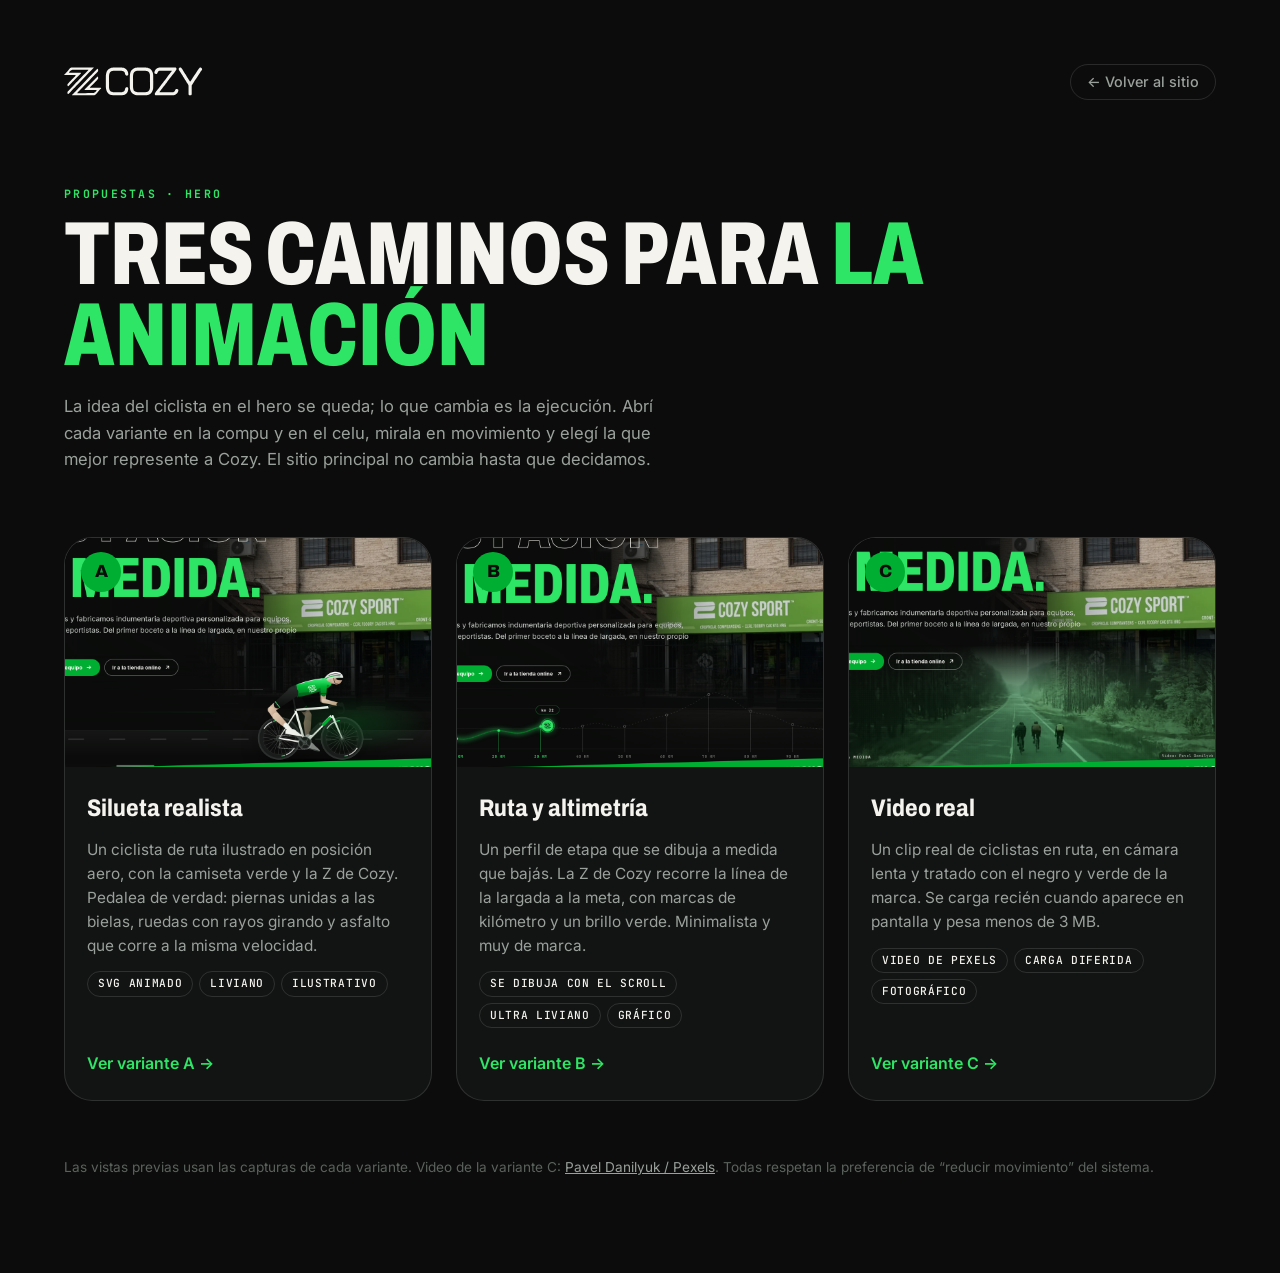
<file: variantes/index.html>
<!doctype html>
<html lang="es-AR">
<head>
<meta charset="utf-8">
<meta name="viewport" content="width=device-width, initial-scale=1, viewport-fit=cover">
<title>Variantes de animación del hero · Cozy Sport</title>
<meta name="robots" content="noindex">
<meta name="theme-color" content="#0b0c0b">
<link rel="icon" href="../favicon.ico" sizes="48x48">
<link rel="icon" href="../assets/img/favicon.svg" type="image/svg+xml">
<link rel="preconnect" href="https://fonts.googleapis.com">
<link rel="preconnect" href="https://fonts.gstatic.com" crossorigin>
<link href="https://fonts.googleapis.com/css2?family=Archivo:wdth,wght@62..125,400..900&family=Inter:wght@400;500;600;700&family=JetBrains+Mono:wght@500;700&display=swap" rel="stylesheet">
<link rel="stylesheet" href="../assets/css/styles.css?v=13f9b003b5">
<style>
body{background:var(--ink);color:var(--paper)}
.vx{max-width:var(--max);margin:0 auto;padding:clamp(28px,5vw,64px) var(--pad) 80px}
.vx-top{display:flex;align-items:center;justify-content:space-between;gap:16px;margin-bottom:clamp(40px,7vw,88px)}
.vx-top a{color:var(--paper);text-decoration:none}
.vx-top .back{font:500 .9rem/1 var(--body);color:var(--muted);padding:10px 16px;border:1px solid var(--line);border-radius:99px}
.vx-top .back:hover{color:var(--paper);border-color:rgba(255,255,255,.3)}
.vx-top svg{height:30px;width:auto;display:block;color:var(--paper);fill:currentColor;aspect-ratio:3310/710}
.eyebrow{font:700 .72rem/1 var(--mono);letter-spacing:.2em;text-transform:uppercase;color:var(--green-hi)}
.vx h1{font-family:var(--display);font-weight:800;font-stretch:72%;text-transform:uppercase;font-size:clamp(2.6rem,7vw,6rem);line-height:.9;margin:14px 0 18px}
.vx h1 em{font-style:normal;color:var(--green-hi)}
.lead{max-width:60ch;color:var(--muted);font-size:clamp(1rem,1.3vw,1.12rem);line-height:1.6;margin:0 0 clamp(36px,5vw,64px)}
.vgrid{display:grid;grid-template-columns:repeat(3,1fr);gap:clamp(16px,2vw,24px)}
.vcard{display:flex;flex-direction:column;background:var(--ink-2);border:1px solid var(--line);border-radius:var(--r-lg);overflow:hidden;text-decoration:none;color:inherit;transition:transform .5s var(--ease),border-color .3s}
.vcard:hover{transform:translateY(-4px);border-color:rgba(46,229,102,.5)}
.vthumb{position:relative;aspect-ratio:16/10;background:#000;overflow:hidden}
.vthumb video,.thumb img{position:absolute;inset:0;width:100%;height:100%;object-fit:cover;object-position:50% 100%;transform:scale(1.35);transform-origin:62% 98%}
.vthumb .letter{position:absolute;left:16px;top:14px;width:40px;height:40px;border-radius:50%;display:grid;place-items:center;background:var(--green);color:var(--ink);font:800 1.1rem/1 var(--display)}
.vbody{padding:22px 22px 24px;display:flex;flex-direction:column;gap:10px;flex:1}
.vbody h2{font-family:var(--display);font-weight:750;font-stretch:85%;font-size:1.5rem;margin:0}
.vbody p{margin:0;color:var(--muted);line-height:1.55;font-size:.96rem}
.vbody ul{margin:4px 0 0;padding:0;list-style:none;display:flex;flex-wrap:wrap;gap:6px}
.vbody li{font:500 .7rem/1 var(--mono);letter-spacing:.06em;text-transform:uppercase;color:var(--paper);border:1px solid var(--line);border-radius:99px;padding:6px 10px}
.vgo{margin-top:auto;padding-top:12px;font-weight:600;color:var(--green-hi);display:flex;align-items:center;gap:8px}
.vnote{margin-top:clamp(36px,5vw,56px);color:var(--muted-dark);font-size:.85rem;line-height:1.6}
.vnote a{color:var(--muted)}
@media(max-width:999px){.vgrid{grid-template-columns:1fr}.vthumb{aspect-ratio:16/9}}
.vsec{font-family:var(--display);font-weight:800;font-stretch:72%;text-transform:uppercase;font-size:clamp(2rem,4.6vw,3.8rem);line-height:.95;margin:14px 0 18px}
.vsec em{font-style:normal;color:var(--green-hi)}
.vgrid-2{grid-template-columns:repeat(2,1fr)}
.vthumb .vshot{position:absolute;inset:0;width:100%;height:100%;object-fit:cover;object-position:50% 100%}
@media(max-width:760px){.vgrid-2{grid-template-columns:1fr}}
</style>
</head>
<body>
<svg width="0" height="0" style="position:absolute" aria-hidden="true"><symbol id="i-wordmark" viewBox="20 15 3310 710" overflow="visible"><path fill-rule="evenodd" d="M231,699C225,696 226,693 233,688C236,686 249,672 264,657C278,643 297,622 307,613C317,603 336,583 350,569C391,525 435,480 509,404C570,340 633,276 667,240C681,225 714,191 739,165C765,139 795,108 806,96C827,75 830,72 834,72C841,72 849,92 849,109C849,120 848,124 842,134C837,142 834,144 751,230C717,265 683,300 676,308C669,315 654,330 644,341C604,383 572,416 510,480C475,517 439,553 432,560C425,568 405,588 389,604C373,621 359,636 358,638C354,642 354,647 357,649C358,650 414,650 540,650C747,649 732,650 751,641C770,632 784,621 799,603C808,593 810,589 810,584C810,580 809,578 805,577C803,577 741,577 668,577C595,577 533,577 531,577C529,576 528,575 527,573C525,567 526,565 575,517C635,456 669,421 728,360C805,281 826,260 830,258C835,256 838,258 843,268C848,278 849,284 849,293C849,309 845,316 814,347C791,371 728,436 690,476C678,488 665,501 661,506C651,515 650,517 655,521L657,523L787,523L916,523L919,526C923,530 921,533 913,542C909,545 902,552 898,557C876,582 843,620 837,627C808,663 800,671 788,681C778,690 767,696 756,699C747,701 235,702 231,699ZM1202,700C1153,698 1106,677 1078,645C1050,613 1035,571 1031,510C1030,490 1030,251 1031,234C1032,217 1036,190 1038,182C1043,158 1054,132 1066,114C1077,97 1099,77 1114,70C1117,68 1121,66 1123,64C1125,63 1130,61 1134,60C1137,58 1144,56 1147,54C1151,52 1157,50 1161,50C1165,49 1174,47 1180,45C1200,40 1210,40 1306,40C1402,40 1409,40 1430,45C1438,47 1446,49 1449,50C1452,51 1458,53 1462,54C1465,56 1471,58 1474,59C1480,61 1494,69 1502,75C1523,91 1543,119 1551,144C1553,149 1555,156 1556,159C1559,167 1561,188 1561,202C1562,219 1556,227 1541,232C1519,240 1497,230 1489,210C1489,207 1486,198 1484,189C1481,170 1479,164 1473,155C1459,132 1439,122 1396,117C1388,117 1223,117 1214,117C1192,120 1169,125 1158,131C1135,143 1121,163 1114,191C1106,226 1106,229 1106,387C1107,529 1106,520 1113,548C1117,565 1121,575 1127,584C1137,600 1157,615 1171,618C1175,619 1182,621 1186,622C1203,628 1202,628 1306,628C1411,628 1410,628 1425,622C1430,621 1436,619 1439,618C1449,616 1464,604 1472,591C1478,582 1481,573 1485,553C1489,535 1492,527 1499,520C1506,513 1513,510 1527,511C1550,511 1561,521 1561,542C1561,558 1558,580 1555,588C1554,592 1551,599 1550,604C1549,608 1547,613 1546,615C1545,616 1542,621 1540,625C1524,658 1489,684 1448,695C1425,700 1430,700 1314,700C1255,701 1205,701 1202,700ZM1765,700C1713,696 1664,671 1639,636C1617,607 1607,577 1600,528C1599,516 1599,499 1598,382C1598,294 1598,245 1599,234C1603,179 1615,139 1638,108C1649,94 1668,77 1681,71C1684,69 1688,67 1691,65C1693,63 1698,61 1700,60C1703,60 1709,57 1714,55C1719,53 1726,50 1730,50C1735,49 1743,47 1750,45C1769,40 1778,40 1874,40C1969,40 1978,40 1999,45C2006,47 2015,49 2019,50C2023,50 2030,52 2034,54C2038,56 2044,59 2047,60C2070,67 2100,90 2116,114C2129,133 2143,166 2146,186C2147,191 2148,199 2149,206C2153,229 2153,238 2153,382C2152,477 2152,521 2151,526C2151,529 2149,540 2147,550C2145,564 2143,572 2140,582C2117,650 2070,688 1996,699C1987,701 1781,701 1765,700ZM2211,700C2205,699 2202,698 2197,692C2190,685 2189,679 2189,667C2190,658 2190,657 2194,648C2200,637 2206,630 2213,621C2218,614 2232,596 2256,564C2264,554 2273,542 2277,536C2282,531 2292,518 2300,507C2309,496 2317,485 2318,484C2326,474 2380,403 2393,385C2402,374 2413,359 2417,353C2428,339 2453,306 2476,276C2496,250 2511,230 2532,202C2540,192 2549,180 2552,176C2556,172 2561,165 2564,161C2567,157 2573,149 2578,144C2592,126 2591,127 2591,123C2591,119 2590,118 2588,117C2586,117 2540,117 2447,117L2308,118L2300,120C2279,127 2265,139 2260,155C2253,174 2244,188 2234,193C2228,196 2204,195 2198,192C2192,189 2185,182 2182,177C2172,158 2193,105 2220,79C2234,67 2256,53 2270,50C2272,49 2279,47 2284,45C2302,39 2298,40 2496,40L2676,40L2682,42C2688,45 2696,53 2699,59C2701,63 2701,66 2702,74C2703,93 2701,96 2662,148C2653,159 2644,171 2640,176C2633,185 2621,201 2605,222C2594,236 2589,242 2580,254C2577,258 2570,267 2565,274C2559,281 2552,290 2550,293C2547,297 2542,304 2537,310C2533,316 2525,326 2519,334C2513,342 2505,352 2501,358C2497,364 2486,378 2477,390C2468,401 2450,425 2437,442C2424,459 2410,477 2406,482C2402,488 2394,498 2389,504C2384,511 2374,523 2368,532C2355,549 2342,565 2323,590C2316,600 2308,610 2305,613C2300,620 2299,623 2302,626L2304,628L2462,628C2613,627 2621,627 2626,626C2637,622 2649,615 2654,610C2660,605 2667,592 2670,583C2672,575 2674,571 2679,564C2687,553 2696,550 2713,550C2730,551 2739,556 2745,569C2749,577 2749,584 2746,595C2744,600 2742,606 2742,610C2740,618 2730,638 2723,647C2703,677 2668,697 2631,700C2620,701 2217,701 2211,700ZM3012,701C3012,700 3010,700 3008,700C3003,699 2995,692 2992,686C2988,679 2988,673 2988,569C2988,454 2989,464 2979,449C2976,444 2972,438 2970,434C2967,430 2960,419 2954,409C2948,399 2940,387 2938,383C2935,379 2931,372 2928,368C2926,365 2922,357 2919,352C2915,348 2911,340 2908,336C2905,331 2899,321 2894,312C2888,304 2879,290 2874,280C2868,271 2860,258 2856,252C2852,246 2847,238 2844,234C2842,230 2835,219 2829,209C2822,199 2811,181 2803,169C2796,157 2786,141 2781,133C2776,126 2770,116 2768,112C2749,82 2750,66 2772,49C2782,42 2787,40 2796,40C2811,40 2819,48 2845,91C2848,96 2854,106 2858,112C2862,118 2867,126 2868,129C2870,132 2875,140 2879,146C2883,152 2888,160 2890,164C2892,167 2897,175 2901,182C2906,189 2912,198 2915,203C2917,208 2922,215 2925,220C2928,225 2933,232 2935,236C2937,239 2942,247 2945,252C2948,256 2955,267 2960,276C2966,285 2971,294 2973,296C2979,306 2986,317 2990,324C2992,327 2997,336 3002,344C3007,351 3012,360 3014,363C3023,380 3028,380 3038,363C3040,360 3046,351 3051,343C3056,335 3067,319 3074,307C3082,296 3092,280 3096,274C3101,267 3112,249 3122,234C3132,220 3148,194 3160,177C3192,128 3215,93 3225,78C3250,38 3262,32 3286,48C3306,62 3310,67 3310,79C3310,88 3309,92 3299,105C3295,110 3289,118 3286,123C3282,129 3278,135 3276,138C3274,141 3268,150 3262,159C3256,168 3247,181 3243,188C3238,196 3227,213 3219,226C3210,239 3199,257 3194,264C3166,307 3146,336 3136,352C3126,368 3112,390 3097,413C3080,440 3067,459 3065,463C3064,466 3063,471 3063,567C3063,622 3063,671 3063,675C3062,686 3057,694 3048,698C3045,700 3043,700 3029,701C3020,701 3013,701 3012,701ZM133,671C130,670 129,666 125,655C119,638 119,629 126,616C131,604 122,614 260,471C324,406 353,375 389,338C439,285 584,135 602,118C615,105 618,99 614,96C613,94 597,94 432,94L252,95L239,97C211,103 189,118 168,144C159,156 157,161 161,166L164,168L302,168C431,168 439,168 441,170C443,172 444,176 442,179C441,181 427,196 409,214C365,258 330,294 291,334C273,353 245,382 229,398C213,414 187,441 171,457C141,487 139,488 134,486C128,483 121,464 121,451C121,435 125,429 159,394C174,378 209,342 237,313C265,284 295,254 303,246C317,232 318,231 318,228C318,225 317,224 316,223C314,222 276,222 183,222C37,222 46,222 46,216C46,213 47,211 55,204C65,194 81,178 101,154C107,147 117,135 124,128C130,120 138,110 143,104C177,64 190,53 216,43C227,39 226,40 487,40L738,40L741,42C746,45 745,47 732,61C675,120 569,229 498,302C452,350 400,404 351,456C328,479 305,503 208,602C180,631 154,658 150,662C142,671 138,673 133,671ZM1970,627C1977,627 1986,625 1990,624C1994,623 2002,621 2008,619C2030,613 2051,597 2061,576C2067,564 2073,539 2075,520C2077,499 2076,223 2074,212C2069,188 2063,170 2055,159C2037,134 2010,122 1965,117C1956,117 1790,117 1782,117C1770,119 1762,120 1749,124C1719,131 1702,145 1689,170C1684,181 1683,183 1680,201C1673,233 1674,229 1674,372C1674,514 1673,509 1680,542C1685,569 1692,585 1707,599C1715,607 1730,616 1738,618C1742,618 1750,621 1756,623C1765,625 1772,626 1779,627C1794,628 1954,628 1970,627Z"/></symbol></svg>
<div class="vx">
  <header class="vx-top">
    <a href="../" aria-label="Cozy Sport, volver al sitio"><svg viewBox="20 15 3310 710" aria-hidden="true"><use href="#i-wordmark"/></svg></a>
    <a class="back" href="../">← Volver al sitio</a>
  </header>
  <p class="eyebrow">Propuestas · Hero</p>
  <h1>Tres caminos para <em>la animación</em></h1>
  <p class="lead">La idea del ciclista en el hero se queda; lo que cambia es la ejecución. Abrí cada variante en la compu y en el celu, mirala en movimiento y elegí la que mejor represente a Cozy. El sitio principal no cambia hasta que decidamos.</p>
  <div class="vgrid">
    <a class="vcard" href="a-silueta.html">
      <div class="vthumb"><video muted loop playsinline preload="metadata" poster="../screenshots/variante-a.png" src="../screenshots/variante-a.mp4"></video><span class="letter">A</span></div>
      <div class="vbody"><h2>Silueta realista</h2>
        <p>Un ciclista de ruta ilustrado en posición aero, con la camiseta verde y la Z de Cozy. Pedalea de verdad: piernas unidas a las bielas, ruedas con rayos girando y asfalto que corre a la misma velocidad.</p>
        <ul><li>SVG animado</li><li>Liviano</li><li>Ilustrativo</li></ul>
        <span class="vgo">Ver variante A →</span></div>
    </a>
    <a class="vcard" href="b-ruta.html">
      <div class="vthumb"><video muted loop playsinline preload="metadata" poster="../screenshots/variante-b.png" src="../screenshots/variante-b.mp4"></video><span class="letter">B</span></div>
      <div class="vbody"><h2>Ruta y altimetría</h2>
        <p>Un perfil de etapa que se dibuja a medida que bajás. La Z de Cozy recorre la línea de la largada a la meta, con marcas de kilómetro y un brillo verde. Minimalista y muy de marca.</p>
        <ul><li>Se dibuja con el scroll</li><li>Ultra liviano</li><li>Gráfico</li></ul>
        <span class="vgo">Ver variante B →</span></div>
    </a>
    <a class="vcard" href="c-video.html">
      <div class="vthumb"><video muted loop playsinline preload="metadata" poster="../screenshots/variante-c.png" src="../screenshots/variante-c.mp4"></video><span class="letter">C</span></div>
      <div class="vbody"><h2>Video real</h2>
        <p>Un clip real de ciclistas en ruta, en cámara lenta y tratado con el negro y verde de la marca. Se carga recién cuando aparece en pantalla y pesa menos de 3 MB.</p>
        <ul><li>Video de Pexels</li><li>Carga diferida</li><li>Fotográfico</li></ul>
        <span class="vgo">Ver variante C →</span></div>
    </a>
  </div>
  <p class="vnote">Las vistas previas usan las capturas de cada variante. Video de la variante C: <a href="https://www.pexels.com/video/5790258/" target="_blank" rel="noopener">Pavel Danilyuk / Pexels</a>. Todas respetan la preferencia de “reducir movimiento” del sistema.</p>
</div>
<script>
(() => {
  const rm = matchMedia('(prefers-reduced-motion: reduce)').matches;
  if (rm) return;
  const io = new IntersectionObserver(es => es.forEach(e => e.isIntersecting ? e.target.play().catch(() => {}) : e.target.pause()), { threshold: .3 });
  document.querySelectorAll('.vthumb video').forEach(v => io.observe(v));
})();
</script>
</body>
</html>
</file>
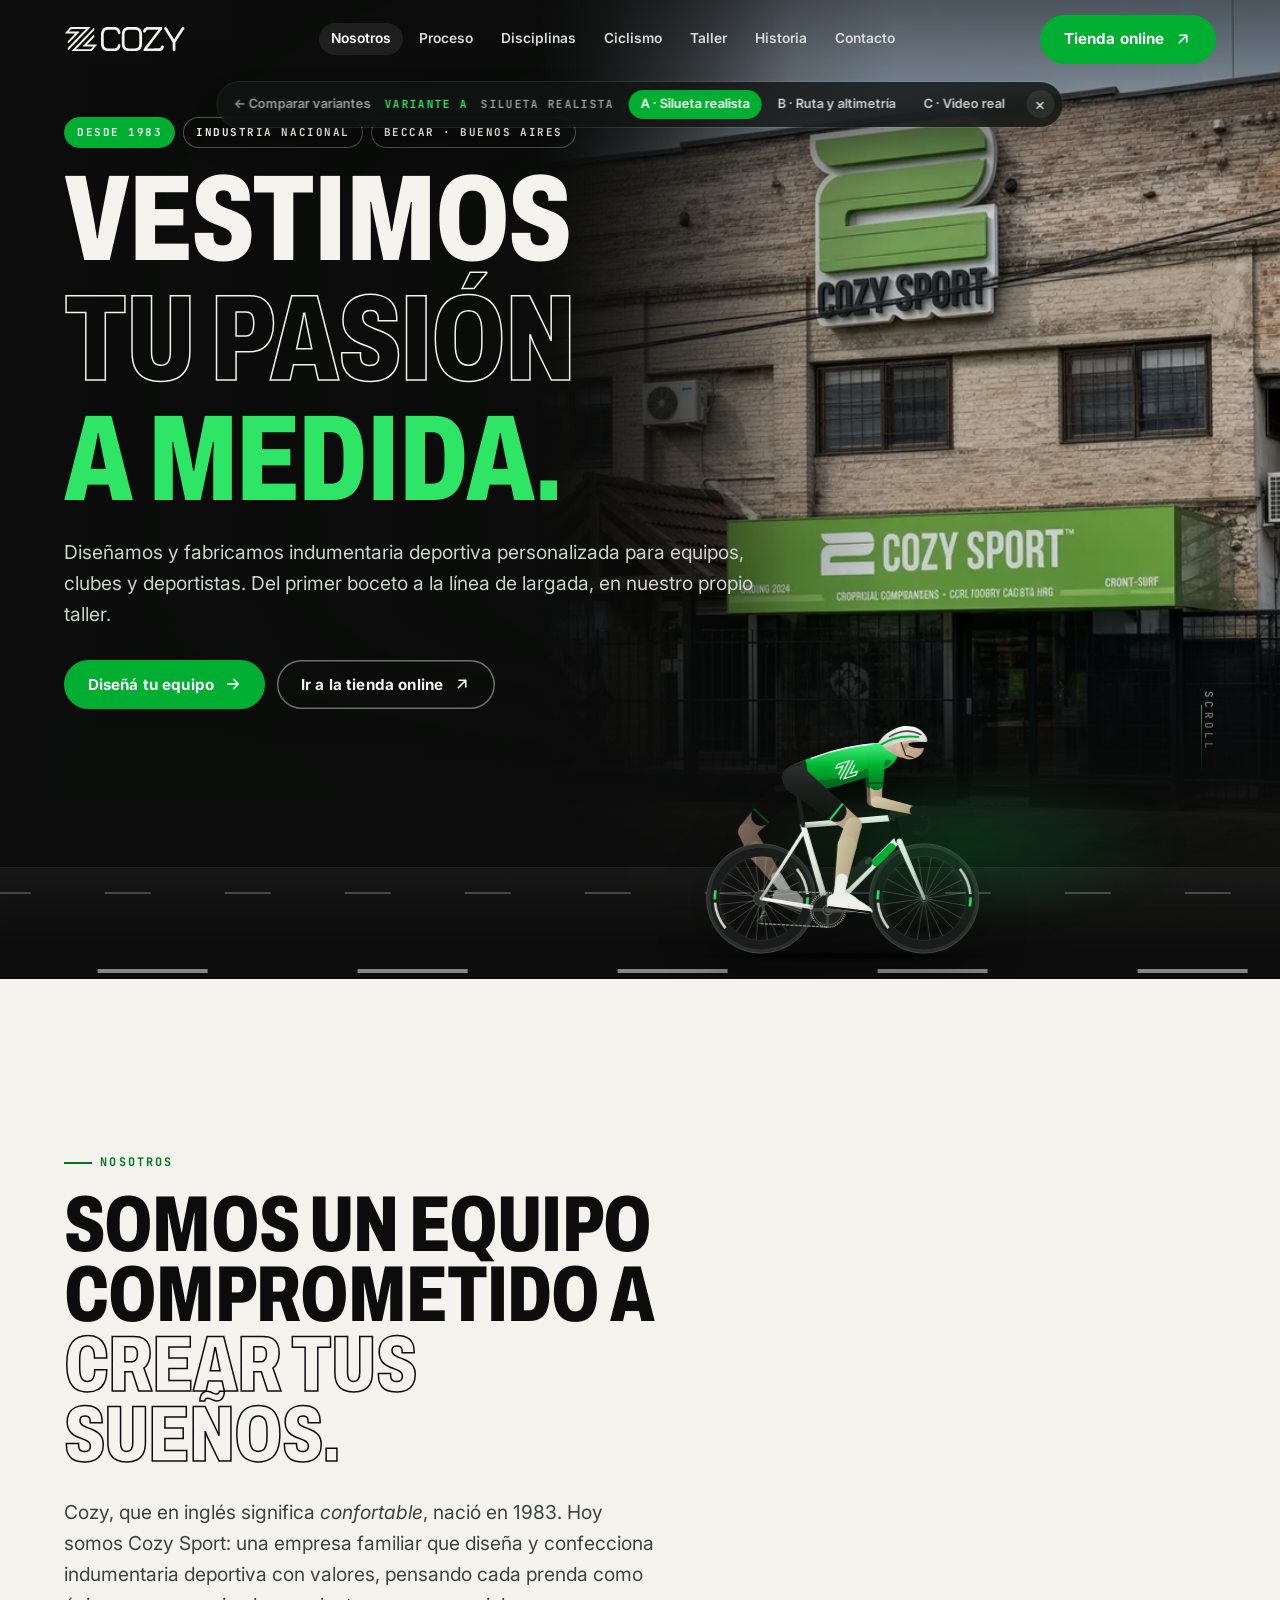
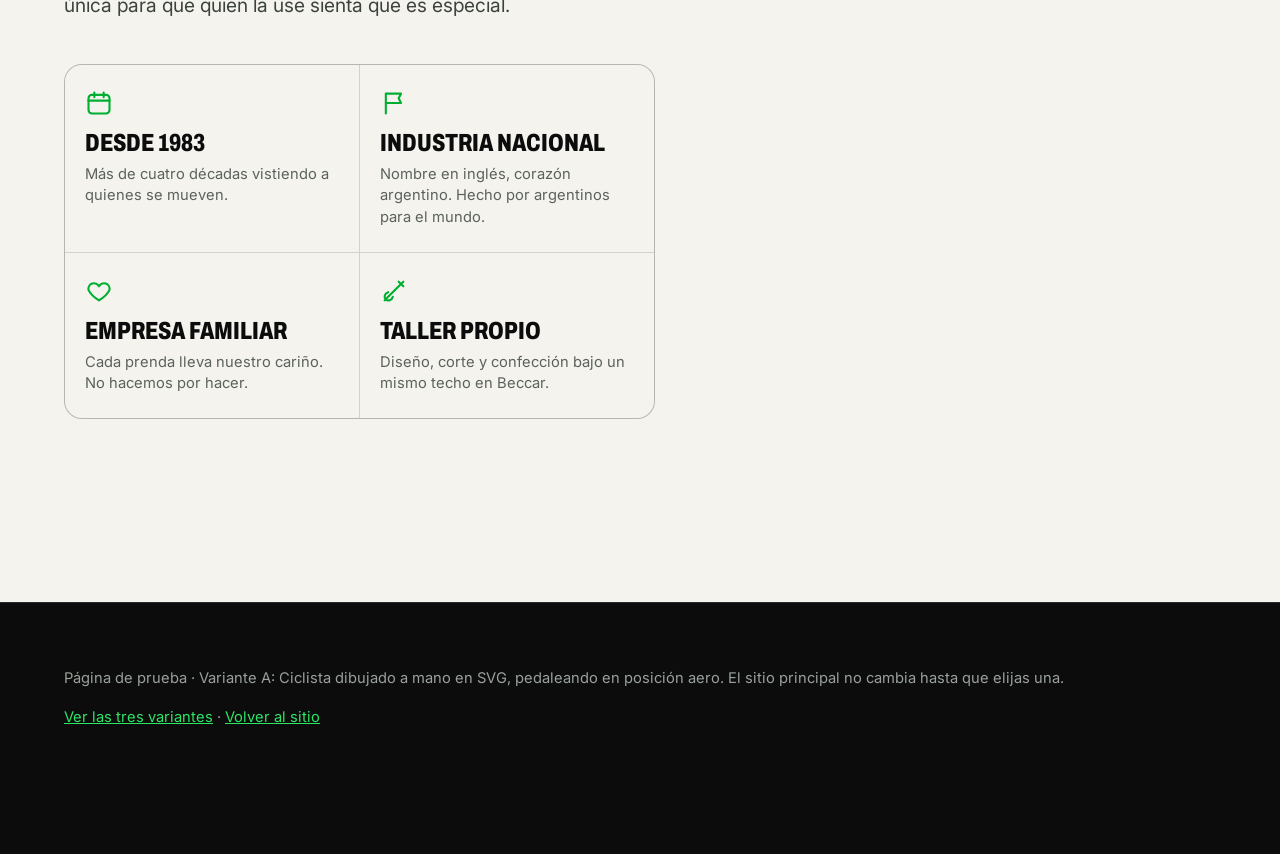
<file: variantes/a-silueta.html>
<!doctype html>
<html lang="es-AR">
<head>
<meta charset="utf-8">
<meta name="viewport" content="width=device-width, initial-scale=1, viewport-fit=cover">
<title>Variante A · Silueta realista · Cozy Sport</title>
<meta name="description" content="Cozy Sport diseña y fabrica indumentaria deportiva personalizada para equipos y deportistas: ciclismo, running, triatlón, fútbol y footgolf. Taller propio en Beccar, Buenos Aires. Industria nacional desde 1983.">
<meta name="theme-color" content="#0b0c0b">








<link rel="icon" href="../favicon.ico" sizes="48x48">
<link rel="icon" href="../assets/img/favicon.svg" type="image/svg+xml">
<link rel="apple-touch-icon" href="../assets/img/apple-icon.png">
<link rel="preconnect" href="https://fonts.googleapis.com">
<link rel="preconnect" href="https://fonts.gstatic.com" crossorigin>
<link href="https://fonts.googleapis.com/css2?family=Archivo:wdth,wght@62..125,400..900&family=Inter:wght@400;500;600;700&family=JetBrains+Mono:wght@700&display=swap" rel="stylesheet">

<link rel="stylesheet" href="../assets/css/styles.css?v=13f9b003b5">

<meta name="robots" content="noindex">
<link rel="stylesheet" href="assets/variantes.css?v=3f099dd3c4">
<link rel="stylesheet" href="assets/a.css?v=72a714cf38">
</head>
<body class="var var-a">
<svg width="0" height="0" style="position:absolute" aria-hidden="true">
 <defs>
  <symbol id="i-wordmark" viewBox="20 15 3310 710" overflow="visible"><path fill-rule="evenodd" d="M231,699C225,696 226,693 233,688C236,686 249,672 264,657C278,643 297,622 307,613C317,603 336,583 350,569C391,525 435,480 509,404C570,340 633,276 667,240C681,225 714,191 739,165C765,139 795,108 806,96C827,75 830,72 834,72C841,72 849,92 849,109C849,120 848,124 842,134C837,142 834,144 751,230C717,265 683,300 676,308C669,315 654,330 644,341C604,383 572,416 510,480C475,517 439,553 432,560C425,568 405,588 389,604C373,621 359,636 358,638C354,642 354,647 357,649C358,650 414,650 540,650C747,649 732,650 751,641C770,632 784,621 799,603C808,593 810,589 810,584C810,580 809,578 805,577C803,577 741,577 668,577C595,577 533,577 531,577C529,576 528,575 527,573C525,567 526,565 575,517C635,456 669,421 728,360C805,281 826,260 830,258C835,256 838,258 843,268C848,278 849,284 849,293C849,309 845,316 814,347C791,371 728,436 690,476C678,488 665,501 661,506C651,515 650,517 655,521L657,523L787,523L916,523L919,526C923,530 921,533 913,542C909,545 902,552 898,557C876,582 843,620 837,627C808,663 800,671 788,681C778,690 767,696 756,699C747,701 235,702 231,699ZM1202,700C1153,698 1106,677 1078,645C1050,613 1035,571 1031,510C1030,490 1030,251 1031,234C1032,217 1036,190 1038,182C1043,158 1054,132 1066,114C1077,97 1099,77 1114,70C1117,68 1121,66 1123,64C1125,63 1130,61 1134,60C1137,58 1144,56 1147,54C1151,52 1157,50 1161,50C1165,49 1174,47 1180,45C1200,40 1210,40 1306,40C1402,40 1409,40 1430,45C1438,47 1446,49 1449,50C1452,51 1458,53 1462,54C1465,56 1471,58 1474,59C1480,61 1494,69 1502,75C1523,91 1543,119 1551,144C1553,149 1555,156 1556,159C1559,167 1561,188 1561,202C1562,219 1556,227 1541,232C1519,240 1497,230 1489,210C1489,207 1486,198 1484,189C1481,170 1479,164 1473,155C1459,132 1439,122 1396,117C1388,117 1223,117 1214,117C1192,120 1169,125 1158,131C1135,143 1121,163 1114,191C1106,226 1106,229 1106,387C1107,529 1106,520 1113,548C1117,565 1121,575 1127,584C1137,600 1157,615 1171,618C1175,619 1182,621 1186,622C1203,628 1202,628 1306,628C1411,628 1410,628 1425,622C1430,621 1436,619 1439,618C1449,616 1464,604 1472,591C1478,582 1481,573 1485,553C1489,535 1492,527 1499,520C1506,513 1513,510 1527,511C1550,511 1561,521 1561,542C1561,558 1558,580 1555,588C1554,592 1551,599 1550,604C1549,608 1547,613 1546,615C1545,616 1542,621 1540,625C1524,658 1489,684 1448,695C1425,700 1430,700 1314,700C1255,701 1205,701 1202,700ZM1765,700C1713,696 1664,671 1639,636C1617,607 1607,577 1600,528C1599,516 1599,499 1598,382C1598,294 1598,245 1599,234C1603,179 1615,139 1638,108C1649,94 1668,77 1681,71C1684,69 1688,67 1691,65C1693,63 1698,61 1700,60C1703,60 1709,57 1714,55C1719,53 1726,50 1730,50C1735,49 1743,47 1750,45C1769,40 1778,40 1874,40C1969,40 1978,40 1999,45C2006,47 2015,49 2019,50C2023,50 2030,52 2034,54C2038,56 2044,59 2047,60C2070,67 2100,90 2116,114C2129,133 2143,166 2146,186C2147,191 2148,199 2149,206C2153,229 2153,238 2153,382C2152,477 2152,521 2151,526C2151,529 2149,540 2147,550C2145,564 2143,572 2140,582C2117,650 2070,688 1996,699C1987,701 1781,701 1765,700ZM2211,700C2205,699 2202,698 2197,692C2190,685 2189,679 2189,667C2190,658 2190,657 2194,648C2200,637 2206,630 2213,621C2218,614 2232,596 2256,564C2264,554 2273,542 2277,536C2282,531 2292,518 2300,507C2309,496 2317,485 2318,484C2326,474 2380,403 2393,385C2402,374 2413,359 2417,353C2428,339 2453,306 2476,276C2496,250 2511,230 2532,202C2540,192 2549,180 2552,176C2556,172 2561,165 2564,161C2567,157 2573,149 2578,144C2592,126 2591,127 2591,123C2591,119 2590,118 2588,117C2586,117 2540,117 2447,117L2308,118L2300,120C2279,127 2265,139 2260,155C2253,174 2244,188 2234,193C2228,196 2204,195 2198,192C2192,189 2185,182 2182,177C2172,158 2193,105 2220,79C2234,67 2256,53 2270,50C2272,49 2279,47 2284,45C2302,39 2298,40 2496,40L2676,40L2682,42C2688,45 2696,53 2699,59C2701,63 2701,66 2702,74C2703,93 2701,96 2662,148C2653,159 2644,171 2640,176C2633,185 2621,201 2605,222C2594,236 2589,242 2580,254C2577,258 2570,267 2565,274C2559,281 2552,290 2550,293C2547,297 2542,304 2537,310C2533,316 2525,326 2519,334C2513,342 2505,352 2501,358C2497,364 2486,378 2477,390C2468,401 2450,425 2437,442C2424,459 2410,477 2406,482C2402,488 2394,498 2389,504C2384,511 2374,523 2368,532C2355,549 2342,565 2323,590C2316,600 2308,610 2305,613C2300,620 2299,623 2302,626L2304,628L2462,628C2613,627 2621,627 2626,626C2637,622 2649,615 2654,610C2660,605 2667,592 2670,583C2672,575 2674,571 2679,564C2687,553 2696,550 2713,550C2730,551 2739,556 2745,569C2749,577 2749,584 2746,595C2744,600 2742,606 2742,610C2740,618 2730,638 2723,647C2703,677 2668,697 2631,700C2620,701 2217,701 2211,700ZM3012,701C3012,700 3010,700 3008,700C3003,699 2995,692 2992,686C2988,679 2988,673 2988,569C2988,454 2989,464 2979,449C2976,444 2972,438 2970,434C2967,430 2960,419 2954,409C2948,399 2940,387 2938,383C2935,379 2931,372 2928,368C2926,365 2922,357 2919,352C2915,348 2911,340 2908,336C2905,331 2899,321 2894,312C2888,304 2879,290 2874,280C2868,271 2860,258 2856,252C2852,246 2847,238 2844,234C2842,230 2835,219 2829,209C2822,199 2811,181 2803,169C2796,157 2786,141 2781,133C2776,126 2770,116 2768,112C2749,82 2750,66 2772,49C2782,42 2787,40 2796,40C2811,40 2819,48 2845,91C2848,96 2854,106 2858,112C2862,118 2867,126 2868,129C2870,132 2875,140 2879,146C2883,152 2888,160 2890,164C2892,167 2897,175 2901,182C2906,189 2912,198 2915,203C2917,208 2922,215 2925,220C2928,225 2933,232 2935,236C2937,239 2942,247 2945,252C2948,256 2955,267 2960,276C2966,285 2971,294 2973,296C2979,306 2986,317 2990,324C2992,327 2997,336 3002,344C3007,351 3012,360 3014,363C3023,380 3028,380 3038,363C3040,360 3046,351 3051,343C3056,335 3067,319 3074,307C3082,296 3092,280 3096,274C3101,267 3112,249 3122,234C3132,220 3148,194 3160,177C3192,128 3215,93 3225,78C3250,38 3262,32 3286,48C3306,62 3310,67 3310,79C3310,88 3309,92 3299,105C3295,110 3289,118 3286,123C3282,129 3278,135 3276,138C3274,141 3268,150 3262,159C3256,168 3247,181 3243,188C3238,196 3227,213 3219,226C3210,239 3199,257 3194,264C3166,307 3146,336 3136,352C3126,368 3112,390 3097,413C3080,440 3067,459 3065,463C3064,466 3063,471 3063,567C3063,622 3063,671 3063,675C3062,686 3057,694 3048,698C3045,700 3043,700 3029,701C3020,701 3013,701 3012,701ZM133,671C130,670 129,666 125,655C119,638 119,629 126,616C131,604 122,614 260,471C324,406 353,375 389,338C439,285 584,135 602,118C615,105 618,99 614,96C613,94 597,94 432,94L252,95L239,97C211,103 189,118 168,144C159,156 157,161 161,166L164,168L302,168C431,168 439,168 441,170C443,172 444,176 442,179C441,181 427,196 409,214C365,258 330,294 291,334C273,353 245,382 229,398C213,414 187,441 171,457C141,487 139,488 134,486C128,483 121,464 121,451C121,435 125,429 159,394C174,378 209,342 237,313C265,284 295,254 303,246C317,232 318,231 318,228C318,225 317,224 316,223C314,222 276,222 183,222C37,222 46,222 46,216C46,213 47,211 55,204C65,194 81,178 101,154C107,147 117,135 124,128C130,120 138,110 143,104C177,64 190,53 216,43C227,39 226,40 487,40L738,40L741,42C746,45 745,47 732,61C675,120 569,229 498,302C452,350 400,404 351,456C328,479 305,503 208,602C180,631 154,658 150,662C142,671 138,673 133,671ZM1970,627C1977,627 1986,625 1990,624C1994,623 2002,621 2008,619C2030,613 2051,597 2061,576C2067,564 2073,539 2075,520C2077,499 2076,223 2074,212C2069,188 2063,170 2055,159C2037,134 2010,122 1965,117C1956,117 1790,117 1782,117C1770,119 1762,120 1749,124C1719,131 1702,145 1689,170C1684,181 1683,183 1680,201C1673,233 1674,229 1674,372C1674,514 1673,509 1680,542C1685,569 1692,585 1707,599C1715,607 1730,616 1738,618C1742,618 1750,621 1756,623C1765,625 1772,626 1779,627C1794,628 1954,628 1970,627Z"/></symbol>
  <symbol id="i-logo" viewBox="0 0 36 28"><path fill="currentColor" d="M3 0h28a4 4 0 0 1 4 4H6z M6 6h26a4 4 0 0 1 4 4v5H8v3h28v10H1V11a5 5 0 0 1 5-5z"/></symbol>
  <symbol id="i-arrow" viewBox="0 0 24 24" fill="none" stroke="currentColor" stroke-width="2.2" stroke-linecap="round" stroke-linejoin="round"><path d="M5 12h14M13 6l6 6-6 6"/></symbol>
  <symbol id="i-arrow-up" viewBox="0 0 24 24" fill="none" stroke="currentColor" stroke-width="2.2" stroke-linecap="round" stroke-linejoin="round"><path d="M7 17L17 7M8 7h9v9"/></symbol>
  <symbol id="i-play" viewBox="0 0 24 24"><path fill="currentColor" d="M7 4.5v15a1 1 0 0 0 1.5.86l12.5-7.5a1 1 0 0 0 0-1.72L8.5 3.64A1 1 0 0 0 7 4.5z"/></symbol>
  <symbol id="i-calendar" viewBox="0 0 24 24" fill="none" stroke="currentColor" stroke-width="1.8" stroke-linecap="round" stroke-linejoin="round"><rect x="3" y="5" width="18" height="16" rx="3"/><path d="M3 10h18M8 3v4M16 3v4"/></symbol>
  <symbol id="i-flag" viewBox="0 0 24 24" fill="none" stroke="currentColor" stroke-width="1.8" stroke-linecap="round" stroke-linejoin="round"><path d="M5 21V4M5 4h13l-2 4 2 4H5"/></symbol>
  <symbol id="i-heart" viewBox="0 0 24 24" fill="none" stroke="currentColor" stroke-width="1.8" stroke-linecap="round" stroke-linejoin="round"><path d="M12 20s-7-4.4-9-9a4.8 4.8 0 0 1 9-3 4.8 4.8 0 0 1 9 3c-2 4.6-9 9-9 9z"/></symbol>
  <symbol id="i-needle" viewBox="0 0 24 24" fill="none" stroke="currentColor" stroke-width="1.8" stroke-linecap="round" stroke-linejoin="round"><path d="M4 20L18 6M18 6l2-2M16 4l4 4M7 13c-3 1-4 4-2 6s5 1 6-2"/></symbol>
  <symbol id="i-screen" viewBox="0 0 24 24" fill="none" stroke="currentColor" stroke-width="1.8" stroke-linecap="round" stroke-linejoin="round"><rect x="3" y="4" width="18" height="12" rx="2"/><path d="M8 20h8M12 16v4M7 12l3-3 2 2 4-4"/></symbol>
  <symbol id="i-pencil" viewBox="0 0 24 24" fill="none" stroke="currentColor" stroke-width="1.8" stroke-linecap="round" stroke-linejoin="round"><path d="M4 20l1-5L16 4l4 4L9 19zM14 6l4 4"/></symbol>
  <symbol id="i-finish" viewBox="0 0 24 24" fill="none" stroke="currentColor" stroke-width="1.8" stroke-linecap="round" stroke-linejoin="round"><path d="M5 21V4h14v9H5"/><path d="M5 4h3.5v4.5H5zM12 4h3.5v4.5H12zM8.5 8.5H12V13H8.5zM15.5 8.5H19V13h-3.5z" fill="currentColor" stroke="none"/></symbol>
  <symbol id="i-plane" viewBox="0 0 24 24" fill="none" stroke="currentColor" stroke-width="1.8" stroke-linecap="round" stroke-linejoin="round"><path d="M21 4L3 11l7 2 2 7 9-16zM10 13l5-5"/></symbol>
  <symbol id="i-drop" viewBox="0 0 24 24" fill="none" stroke="currentColor" stroke-width="1.8" stroke-linecap="round" stroke-linejoin="round"><path d="M12 3s7 7.5 7 12a7 7 0 0 1-14 0c0-4.5 7-12 7-12z"/><path d="M9 15a3 3 0 0 0 3 3"/></symbol>
  <symbol id="i-wind" viewBox="0 0 24 24" fill="none" stroke="currentColor" stroke-width="1.8" stroke-linecap="round" stroke-linejoin="round"><path d="M3 8h11a3 3 0 1 0-3-3M3 12h16a3 3 0 1 1-3 3M3 16h8"/></symbol>
  <symbol id="i-bike" viewBox="0 0 24 24" fill="none" stroke="currentColor" stroke-width="1.8" stroke-linecap="round" stroke-linejoin="round"><circle cx="5.5" cy="16.5" r="3.5"/><circle cx="18.5" cy="16.5" r="3.5"/><path d="M5.5 16.5L9 9h7l2.5 7.5M9 9l3 7.5L16 9M8 6h3M15 9l-1-3h2"/></symbol>
  <symbol id="i-users" viewBox="0 0 24 24" fill="none" stroke="currentColor" stroke-width="1.8" stroke-linecap="round" stroke-linejoin="round"><circle cx="9" cy="8" r="3.5"/><path d="M2 20c0-3.5 3-6 7-6s7 2.5 7 6M16 4.5a3.5 3.5 0 0 1 0 7M18 14c2.5.6 4 2.8 4 6"/></symbol>
  <symbol id="i-pin" viewBox="0 0 24 24" fill="none" stroke="currentColor" stroke-width="1.8" stroke-linecap="round" stroke-linejoin="round"><path d="M12 21s-7-6.2-7-12a7 7 0 0 1 14 0c0 5.8-7 12-7 12z"/><circle cx="12" cy="9" r="2.5"/></symbol>
  <symbol id="i-phone" viewBox="0 0 24 24" fill="none" stroke="currentColor" stroke-width="1.8" stroke-linecap="round" stroke-linejoin="round"><path d="M5 3h3l2 5-2.5 1.5a11 11 0 0 0 7 7L16 14l5 2v3a2 2 0 0 1-2 2A17 17 0 0 1 3 5a2 2 0 0 1 2-2z"/></symbol>
  <symbol id="i-mail" viewBox="0 0 24 24" fill="none" stroke="currentColor" stroke-width="1.8" stroke-linecap="round" stroke-linejoin="round"><rect x="3" y="5" width="18" height="14" rx="2.5"/><path d="M3.5 6.5L12 13l8.5-6.5"/></symbol>
  <symbol id="i-ig" viewBox="0 0 24 24" fill="none" stroke="currentColor" stroke-width="1.8"><rect x="3" y="3" width="18" height="18" rx="5"/><circle cx="12" cy="12" r="4"/><circle cx="17.5" cy="6.5" r="1" fill="currentColor"/></symbol>
  <symbol id="i-fb" viewBox="0 0 24 24"><path fill="currentColor" d="M14 8.5V6.8c0-.8.5-1.3 1.4-1.3H17V2.3h-2.6C11.6 2.3 10.5 4 10.5 6.5v2H8v3.3h2.5v9.9H14v-9.9h2.7l.4-3.3z"/></symbol>
  <symbol id="i-yt" viewBox="0 0 24 24"><path fill="currentColor" d="M22 8.2a3 3 0 0 0-2.1-2.1C18 5.6 12 5.6 12 5.6s-6 0-7.9.5A3 3 0 0 0 2 8.2 31 31 0 0 0 1.6 12 31 31 0 0 0 2 15.8a3 3 0 0 0 2.1 2.1c1.9.5 7.9.5 7.9.5s6 0 7.9-.5a3 3 0 0 0 2.1-2.1 31 31 0 0 0 .4-3.8 31 31 0 0 0-.4-3.8zM10 15.2V8.8l5.2 3.2z"/></symbol>
  <symbol id="i-x" viewBox="0 0 24 24"><path fill="currentColor" d="M17.8 3h3.1l-6.8 7.7 8 10.3h-6.2l-4.9-6.3L5.4 21H2.3l7.2-8.3L1.8 3h6.4l4.4 5.8zm-1.1 16.2h1.7L7.4 4.7H5.6z"/></symbol>
  <symbol id="i-ball" viewBox="0 0 24 24" fill="none" stroke="currentColor" stroke-width="1.6" stroke-linejoin="round"><circle cx="12" cy="12" r="9"/><path d="M12 7.5l4 2.9-1.5 4.7h-5L8 10.4zM12 3v4.5M16 10.4l4.3-1.4M14.5 15.1l2.7 3.7M9.5 15.1l-2.7 3.7M8 10.4L3.7 9"/></symbol>
  <symbol id="i-tri" viewBox="0 0 24 24" fill="none" stroke="currentColor" stroke-width="1.6" stroke-linecap="round" stroke-linejoin="round"><circle cx="15" cy="5" r="2"/><path d="M4 12l5-4 4 3 3-2M2 18c2 0 2-1.5 4-1.5S8 18 10 18s2-1.5 4-1.5 2 1.5 4 1.5 2-1.5 4-1.5"/></symbol>
  <symbol id="i-run" viewBox="0 0 24 24" fill="none" stroke="currentColor" stroke-width="1.6" stroke-linecap="round" stroke-linejoin="round"><circle cx="15" cy="4.5" r="2"/><path d="M9 21l3-6 3 2v4M12 15l1-5-4 1-2 3M13 10l3 3 3 0"/></symbol>
 </defs>
</svg>
<header class="hdr" id="top">
  <div class="wrap">
    <a class="logo" href="#top" aria-label="Cozy Sport, inicio"><svg class="wm" viewBox="0 0 3310 710" aria-hidden="true"><use href="#i-wordmark"/></svg></a>
    <nav class="nav" aria-label="Principal">
      <ul>
        <li><a href="#nosotros">Nosotros</a></li>
        <li><a href="../#proceso">Proceso</a></li>
        <li><a href="../#disciplinas">Disciplinas</a></li>
        <li><a href="../#ciclismo">Ciclismo</a></li>
        <li><a href="../#taller">Taller</a></li>
        <li><a href="../#historia">Historia</a></li>
        <li><a href="../#contacto">Contacto</a></li>
      </ul>
    </nav>
    <a class="btn hdr-cta" href="https://tiendacozy.com/" target="_blank" rel="noopener">Tienda online <svg aria-hidden="true"><use href="#i-arrow-up"/></svg></a>
    <button class="burger" aria-label="Abrir menú" aria-expanded="false" aria-controls="mnav"><span></span></button>
  </div>
</header>
<nav class="mnav" id="mnav" aria-label="Menú móvil">
  <ul>
    <li><a href="#nosotros">Nosotros</a></li>
    <li><a href="../#proceso">Proceso</a></li>
    <li><a href="../#ciclismo">Ciclismo</a></li>
    <li><a href="../#taller">Taller</a></li>
    <li><a href="../#historia">Historia</a></li>
    <li><a href="../#faq">Preguntas</a></li>
    <li><a href="../#contacto">Contacto</a></li>
  </ul>
  <div class="meta">
    <a class="btn" href="https://tiendacozy.com/" target="_blank" rel="noopener" style="justify-self:start">Tienda online <svg aria-hidden="true"><use href="#i-arrow-up"/></svg></a>
    <span>Uruguay 3442 · Beccar · Buenos Aires</span>
    <a href="mailto:info@cozysport.com">info@cozysport.com</a>
  </div>
</nav>
<div class="varbar" role="note"><a class="back" href="index.html">← Comparar variantes</a><span class="name"><b>Variante A</b> Silueta realista</span><nav aria-label="Variantes"><a href="a-silueta.html" aria-current="page">A<span> · Silueta realista</span></a><a href="b-ruta.html">B<span> · Ruta y altimetría</span></a><a href="c-video.html">C<span> · Video real</span></a></nav><button class="varbar-x" type="button" aria-label="Ocultar barra de variantes">×</button></div>
<main id="main">
<section class="hero" aria-labelledby="hero-title">
  <div class="hero-media" data-parallax="0.18"><picture><source type="image/webp" srcset="../assets/img/fachada-640.webp 640w, ../assets/img/fachada-1280.webp 1280w, ../assets/img/fachada-1728.webp 1728w" sizes="(min-width:1000px) 62vw, 100vw"><img src="../assets/img/fachada.jpg" width="1728" height="1152" alt="Fachada de la fábrica de Cozy Sport en Beccar, con el cartel verde de la marca" fetchpriority="high" decoding="async"></picture></div>
  <div class="wrap hero-inner">
    <ul class="hero-tags">
      <li>Desde 1983</li><li>Industria nacional</li><li>Beccar · Buenos Aires</li>
    </ul>
    <h1 id="hero-title" class="display">
      <span class="line"><span style="--i:0">Vestimos</span></span>
      <span class="line"><span style="--i:1" class="outline">tu pasión</span></span>
      <span class="line"><span style="--i:2" class="green">a medida.</span></span>
    </h1>
    <p class="lead">Diseñamos y fabricamos indumentaria deportiva personalizada para equipos, clubes y deportistas. Del primer boceto a la línea de largada, en nuestro propio taller.</p>
    <div class="ctas">
      <a class="btn" href="../#contacto">Diseñá tu equipo <svg aria-hidden="true"><use href="#i-arrow"/></svg></a>
      <a class="btn ghost" href="https://tiendacozy.com/" target="_blank" rel="noopener">Ir a la tienda online <svg aria-hidden="true"><use href="#i-arrow-up"/></svg></a>
    </div>
  </div>
  <a class="scroll-cue" href="#nosotros">SCROLL</a>
  <div class="rideA" aria-hidden="true">
  <div class="asphalt"><i class="lane far" data-road="0.55"></i><i class="lane near" data-road="1"></i></div>
  <div class="streaks"><i></i><i></i><i></i><i></i><i></i><i></i></div>
  <div class="riderbox">
  <svg id="rider" viewBox="-790 -1240 1790 1560" role="img" aria-label="Ciclista de ruta pedaleando">
    <defs>
      <linearGradient id="gJersey" x1="0" y1="0" x2="0" y2="1"><stop offset="0" stop-color="#3df27c"/><stop offset=".45" stop-color="#00b532"/><stop offset="1" stop-color="#00701f"/></linearGradient>
      <linearGradient id="gSkin" x1="0" y1="0" x2="1" y2="1"><stop offset="0" stop-color="#e6cfb8"/><stop offset="1" stop-color="#b8957a"/></linearGradient>
      <linearGradient id="gSkinFar" x1="0" y1="0" x2="1" y2="1"><stop offset="0" stop-color="#8a7464"/><stop offset="1" stop-color="#5e4e43"/></linearGradient>
      <linearGradient id="gFrame" x1="0" y1="0" x2="0" y2="1"><stop offset="0" stop-color="#ffffff"/><stop offset=".55" stop-color="#e7e6df"/><stop offset="1" stop-color="#a9ada8"/></linearGradient>
      <linearGradient id="gBib" x1="0" y1="0" x2="0" y2="1"><stop offset="0" stop-color="#2a2e2c"/><stop offset="1" stop-color="#0b0c0b"/></linearGradient>
      <linearGradient id="gHelmet" x1="0" y1="0" x2="0" y2="1"><stop offset="0" stop-color="#ffffff"/><stop offset="1" stop-color="#c9ccc7"/></linearGradient>
      <linearGradient id="gRim" x1="0" y1="0" x2="0" y2="1"><stop offset="0" stop-color="#fff" stop-opacity=".55"/><stop offset=".35" stop-color="#fff" stop-opacity="0"/></linearGradient>
      <radialGradient id="gShadow"><stop offset="0" stop-color="#000" stop-opacity=".7"/><stop offset=".6" stop-color="#000" stop-opacity=".3"/><stop offset="1" stop-color="#000" stop-opacity="0"/></radialGradient>
      <radialGradient id="gBlur"><stop offset=".7" stop-color="#fff" stop-opacity="0"/><stop offset=".95" stop-color="#fff" stop-opacity=".06"/><stop offset="1" stop-color="#fff" stop-opacity="0"/></radialGradient>
      <clipPath id="cTorso"><use href="#torso"/></clipPath>
      <symbol id="zmark" viewBox="50 100 412 312"><path transform="translate(51.20 101.74) scale(0.126186)" fill-rule="evenodd" d="M 792 26 C 791 27, 786 27, 758 27 C 729 27, 724 27, 723 29 C 722 30, 719 30, 710 30 C 700 30, 697 30, 696 32 C 695 33, 693 33, 686 33 C 678 33, 676 33, 675 35 C 674 36, 672 36, 668 36 C 663 36, 661 36, 660 38 C 659 38, 657 39, 654 39 C 651 39, 649 40, 648 41 C 647 41, 645 42, 642 42 C 639 42, 637 43, 636 44 C 635 44, 633 45, 632 45 C 630 45, 628 46, 627 47 C 626 47, 624 48, 623 48 C 621 48, 619 49, 618 50 C 617 50, 615 51, 614 51 C 612 51, 610 52, 609 53 C 608 53, 607 54, 606 54 C 605 54, 604 55, 603 56 C 602 56, 601 57, 600 57 C 599 57, 598 58, 597 59 C 596 59, 595 60, 594 60 C 593 60, 592 61, 591 62 C 590 62, 589 63, 588 63 C 587 63, 586 64, 585 65 C 584 65, 583 66, 582 66 C 581 66, 580 67, 579 68 C 578 68, 577 69, 576 69 C 575 69, 574 70, 573 71 C 572 71, 571 72, 570 72 C 569 72, 567 73, 566 75 C 564 77, 562 78, 561 78 C 560 78, 558 79, 557 81 C 555 83, 553 84, 552 84 C 551 84, 549 85, 548 87 C 546 89, 544 90, 543 90 C 542 90, 539 93, 536 96 C 532 99, 529 102, 528 102 C 527 102, 522 106, 518 111 C 513 116, 508 120, 507 120 C 505 120, 462 163, 462 165 C 462 166, 455 173, 447 182 C 439 190, 432 197, 432 198 C 432 199, 427 204, 422 210 C 416 216, 411 221, 411 222 C 411 223, 408 227, 404 231 C 399 235, 396 239, 396 240 C 396 241, 392 246, 387 251 C 382 255, 378 260, 378 261 C 378 262, 375 266, 371 270 C 366 274, 363 278, 363 279 C 363 280, 360 284, 356 288 C 351 292, 348 296, 348 297 C 348 298, 345 302, 341 306 C 336 310, 333 314, 333 315 C 333 316, 330 320, 326 324 C 321 328, 318 332, 318 333 C 318 334, 315 338, 311 342 C 306 346, 303 350, 303 351 C 303 352, 299 357, 294 362 C 289 366, 285 371, 285 372 C 285 373, 282 377, 278 381 C 273 385, 270 389, 270 390 C 270 391, 267 395, 263 399 C 258 403, 255 407, 255 408 C 255 409, 250 414, 245 420 C 239 426, 234 431, 234 432 C 234 433, 229 438, 224 444 C 218 450, 213 455, 213 456 C 213 457, 208 462, 203 468 C 197 474, 192 479, 192 480 C 192 481, 187 486, 182 492 C 176 498, 171 503, 171 504 C 171 505, 166 510, 161 516 C 155 522, 150 527, 150 528 C 150 529, 145 534, 140 540 C 134 546, 129 551, 129 552 C 129 553, 124 558, 119 564 C 113 570, 108 575, 108 576 C 108 577, 103 583, 96 590 C 89 596, 84 602, 84 603 C 84 604, 79 609, 74 615 C 68 621, 63 626, 63 627 C 63 628, 58 633, 53 639 C 47 645, 42 650, 42 651 C 42 652, 38 657, 33 662 C 27 668, 24 671, 24 673 C 25 674, 25 675, 537 675 C 819 675, 1050 675, 1050 676 C 1050 676, 1036 691, 1019 708 C 1001 725, 987 740, 987 741 C 987 742, 964 765, 936 794 C 908 822, 885 845, 885 846 C 885 847, 861 871, 833 900 C 804 929, 780 953, 780 954 C 780 955, 757 978, 729 1007 C 701 1035, 678 1058, 678 1059 C 678 1060, 654 1084, 626 1113 C 597 1142, 573 1166, 573 1167 C 573 1168, 549 1192, 521 1221 C 492 1250, 468 1274, 468 1275 C 468 1276, 445 1299, 417 1328 C 389 1356, 366 1379, 366 1380 C 366 1381, 357 1391, 345 1403 C 333 1414, 324 1424, 324 1425 C 324 1426, 323 1427, 323 1428 C 322 1428, 321 1429, 321 1431 C 321 1432, 320 1433, 320 1434 C 319 1434, 318 1435, 318 1436 C 318 1438, 317 1439, 317 1440 C 316 1441, 315 1443, 315 1445 C 315 1446, 314 1448, 314 1449 C 313 1450, 312 1452, 312 1454 C 312 1455, 311 1457, 311 1458 C 310 1459, 309 1461, 309 1464 C 309 1467, 308 1469, 308 1470 C 306 1471, 306 1474, 306 1484 C 306 1493, 306 1496, 305 1497 C 303 1498, 303 1500, 303 1506 C 303 1512, 303 1514, 305 1515 C 306 1516, 306 1519, 306 1529 C 306 1538, 306 1541, 308 1542 C 309 1543, 309 1545, 309 1550 C 309 1554, 309 1556, 311 1557 C 311 1558, 312 1560, 312 1563 C 312 1566, 313 1568, 314 1569 C 314 1570, 315 1572, 315 1574 C 315 1575, 316 1577, 317 1578 C 317 1579, 318 1581, 318 1583 C 318 1584, 319 1586, 320 1587 C 320 1588, 321 1590, 321 1592 C 321 1593, 322 1595, 323 1596 C 323 1597, 324 1598, 324 1600 C 324 1601, 325 1602, 326 1602 C 326 1603, 327 1604, 327 1605 C 327 1607, 328 1608, 329 1608 C 329 1609, 330 1610, 330 1611 C 330 1613, 331 1614, 332 1614 C 332 1615, 333 1616, 333 1617 C 333 1619, 334 1620, 335 1620 C 335 1621, 336 1622, 336 1623 C 336 1625, 337 1626, 338 1626 C 338 1627, 339 1628, 339 1629 C 339 1631, 340 1632, 341 1632 C 341 1633, 342 1634, 342 1635 C 342 1636, 343 1638, 345 1640 C 347 1641, 348 1643, 348 1645 C 348 1646, 349 1647, 349 1647 C 350 1648, 351 1649, 351 1650 C 352 1656, 355 1654, 392 1616 C 412 1596, 429 1579, 429 1578 C 429 1577, 465 1541, 509 1497 C 552 1453, 588 1417, 588 1416 C 588 1415, 624 1379, 668 1335 C 711 1291, 747 1255, 747 1254 C 747 1253, 783 1217, 827 1173 C 870 1129, 906 1093, 906 1092 C 906 1091, 942 1055, 986 1011 C 1029 967, 1065 931, 1065 930 C 1065 929, 1100 893, 1143 851 C 1186 808, 1221 772, 1221 771 C 1221 770, 1257 734, 1301 690 C 1344 646, 1380 610, 1380 609 C 1380 608, 1406 581, 1439 549 C 1482 506, 1497 490, 1497 489 C 1497 487, 1496 486, 957 486 L 418 486 417 483 C 417 482, 417 481, 418 480 C 419 480, 420 479, 420 476 C 420 473, 421 472, 423 470 C 425 468, 426 466, 426 465 C 426 464, 427 463, 428 462 C 428 462, 429 461, 429 459 C 429 458, 430 457, 431 456 C 431 456, 432 455, 432 453 C 432 452, 433 451, 434 450 C 434 450, 435 449, 435 448 C 435 446, 436 444, 438 443 C 440 441, 441 439, 441 438 C 441 437, 442 436, 443 435 C 443 435, 444 434, 444 433 C 444 431, 445 429, 447 428 C 449 426, 450 424, 450 423 C 450 422, 451 420, 453 419 C 455 417, 456 415, 456 414 C 456 413, 458 410, 461 408 C 463 406, 465 403, 465 402 C 465 401, 466 399, 468 398 C 470 396, 471 394, 471 393 C 471 392, 474 389, 477 386 C 480 382, 483 379, 483 378 C 483 377, 488 372, 494 366 C 499 360, 504 355, 504 354 C 504 352, 526 330, 528 330 C 529 330, 534 325, 540 320 C 546 314, 551 309, 552 309 C 553 309, 556 306, 560 303 C 563 300, 566 297, 567 297 C 568 297, 570 296, 572 294 C 573 292, 575 291, 576 291 C 577 291, 579 290, 581 288 C 582 286, 584 285, 585 285 C 586 285, 588 284, 590 282 C 591 280, 593 279, 594 279 C 595 279, 597 278, 599 276 C 600 274, 602 273, 603 273 C 604 273, 605 272, 606 272 C 607 271, 608 270, 609 270 C 610 270, 612 269, 614 267 C 615 265, 617 264, 618 264 C 619 264, 620 263, 621 263 C 622 262, 623 261, 624 261 C 625 261, 626 260, 627 260 C 628 259, 629 258, 630 258 C 631 258, 632 257, 633 257 C 634 256, 635 255, 636 255 C 637 255, 638 254, 639 254 C 640 253, 641 252, 642 252 C 643 252, 644 251, 645 251 C 646 250, 648 249, 650 249 C 651 249, 653 248, 654 248 C 655 247, 656 246, 657 246 C 658 246, 659 245, 660 245 C 661 244, 663 243, 665 243 C 666 243, 668 242, 669 242 C 670 241, 671 240, 672 240 C 673 240, 674 239, 675 239 C 676 238, 678 237, 680 237 C 681 237, 683 236, 684 236 C 685 235, 687 234, 689 234 C 690 234, 692 233, 693 233 C 694 232, 696 231, 699 231 C 702 231, 704 230, 705 230 C 706 229, 708 228, 711 228 C 714 228, 716 227, 717 227 C 718 226, 720 225, 723 225 C 726 225, 728 224, 729 224 C 730 222, 732 222, 738 222 C 744 222, 746 222, 747 221 C 748 219, 750 219, 758 219 C 765 219, 767 219, 768 218 C 769 216, 773 216, 791 216 C 808 216, 812 216, 813 215 C 814 213, 2130 212, 2130 214 C 2130 214, 2126 219, 2121 224 C 2116 228, 2112 233, 2112 234 C 2112 235, 2092 255, 2069 279 C 2045 303, 2025 323, 2025 324 C 2025 325, 2006 344, 1983 368 C 1960 391, 1941 410, 1941 411 C 1941 412, 1922 431, 1899 455 C 1876 478, 1857 497, 1857 498 C 1857 499, 1837 519, 1814 543 C 1790 567, 1770 587, 1770 588 C 1770 589, 1751 608, 1728 632 C 1705 655, 1686 674, 1686 675 C 1686 676, 1666 696, 1643 720 C 1619 744, 1599 764, 1599 765 C 1599 766, 1580 785, 1557 809 C 1534 832, 1515 851, 1515 852 C 1515 853, 1495 873, 1472 897 C 1448 921, 1428 941, 1428 942 C 1428 943, 1409 962, 1386 986 C 1363 1009, 1344 1028, 1344 1029 C 1344 1030, 1324 1050, 1301 1074 C 1277 1098, 1257 1118, 1257 1119 C 1257 1120, 1238 1139, 1215 1163 C 1192 1186, 1173 1205, 1173 1206 C 1173 1207, 1153 1227, 1130 1251 C 1106 1275, 1086 1295, 1086 1296 C 1086 1297, 1067 1316, 1044 1340 C 1021 1363, 1002 1382, 1002 1383 C 1002 1384, 983 1403, 960 1427 C 937 1450, 918 1469, 918 1470 C 918 1471, 898 1491, 875 1515 C 851 1539, 831 1559, 831 1560 C 831 1561, 812 1580, 789 1604 C 766 1627, 747 1646, 747 1647 C 747 1648, 727 1668, 704 1692 C 680 1716, 660 1736, 660 1737 C 660 1738, 641 1757, 618 1781 C 595 1804, 576 1823, 576 1824 C 576 1825, 556 1845, 533 1869 C 509 1893, 489 1913, 489 1914 C 489 1915, 470 1934, 447 1958 C 424 1981, 405 2000, 405 2001 C 405 2002, 391 2017, 374 2034 C 356 2051, 342 2066, 342 2067 C 342 2068, 340 2071, 338 2073 C 335 2075, 333 2078, 333 2079 C 333 2080, 332 2082, 330 2084 C 328 2085, 327 2087, 327 2088 C 327 2089, 326 2091, 324 2093 C 322 2094, 321 2096, 321 2097 C 321 2098, 320 2099, 320 2100 C 319 2101, 318 2103, 318 2105 C 318 2107, 317 2108, 317 2109 C 316 2109, 315 2110, 315 2111 C 315 2113, 314 2114, 314 2115 C 313 2116, 312 2118, 312 2120 C 312 2121, 311 2123, 311 2124 C 310 2125, 309 2127, 309 2130 C 309 2133, 308 2135, 308 2136 C 306 2137, 306 2139, 306 2144 C 306 2148, 306 2150, 305 2151 C 303 2152, 303 2156, 303 2177 C 303 2197, 303 2201, 305 2202 C 306 2203, 306 2205, 306 2211 C 306 2217, 306 2219, 308 2220 C 308 2221, 309 2223, 309 2226 C 309 2229, 310 2231, 311 2232 C 311 2233, 312 2235, 312 2238 C 312 2241, 313 2243, 314 2244 C 314 2245, 315 2247, 315 2249 C 315 2250, 316 2252, 317 2253 C 317 2254, 318 2255, 318 2257 C 318 2258, 319 2259, 320 2259 C 320 2260, 321 2261, 321 2263 C 321 2265, 322 2267, 323 2268 C 323 2269, 324 2270, 324 2272 C 324 2273, 325 2274, 326 2274 C 326 2275, 327 2276, 327 2278 C 327 2280, 328 2282, 329 2283 C 329 2284, 330 2285, 330 2287 C 330 2288, 331 2289, 332 2289 C 332 2290, 333 2291, 333 2292 C 333 2293, 334 2295, 336 2297 C 338 2298, 339 2300, 339 2302 C 339 2303, 340 2304, 341 2304 C 341 2305, 342 2306, 342 2307 C 342 2309, 343 2310, 344 2310 C 344 2311, 345 2312, 345 2313 C 345 2315, 352 2322, 354 2322 C 356 2322, 381 2297, 381 2295 C 381 2294, 401 2273, 426 2249 C 451 2224, 471 2203, 471 2202 C 471 2201, 492 2180, 518 2154 C 543 2128, 564 2107, 564 2106 C 564 2105, 584 2084, 609 2060 C 634 2035, 654 2014, 654 2013 C 654 2012, 675 1991, 701 1965 C 726 1939, 747 1918, 747 1917 C 747 1916, 767 1895, 792 1871 C 817 1846, 837 1825, 837 1824 C 837 1823, 857 1802, 882 1778 C 907 1753, 927 1732, 927 1731 C 927 1730, 948 1709, 974 1683 C 999 1657, 1020 1636, 1020 1635 C 1020 1634, 1040 1613, 1065 1589 C 1090 1564, 1110 1543, 1110 1542 C 1110 1541, 1131 1520, 1157 1494 C 1182 1468, 1203 1447, 1203 1446 C 1203 1445, 1223 1424, 1248 1400 C 1273 1375, 1293 1354, 1293 1353 C 1293 1352, 1314 1331, 1340 1305 C 1365 1279, 1386 1258, 1386 1257 C 1386 1256, 1406 1235, 1431 1211 C 1456 1186, 1476 1165, 1476 1164 C 1476 1163, 1496 1142, 1521 1118 C 1546 1093, 1566 1072, 1566 1071 C 1566 1070, 1587 1049, 1613 1023 C 1638 997, 1659 976, 1659 975 C 1659 974, 1679 953, 1704 929 C 1729 904, 1749 883, 1749 882 C 1749 881, 1770 860, 1796 834 C 1821 808, 1842 787, 1842 786 C 1842 785, 1862 764, 1887 740 C 1912 715, 1932 694, 1932 693 C 1932 692, 1953 671, 1979 645 C 2004 619, 2025 598, 2025 597 C 2025 596, 2045 575, 2070 551 C 2095 526, 2115 505, 2115 504 C 2115 503, 2135 482, 2160 458 C 2185 433, 2205 412, 2205 411 C 2205 410, 2226 389, 2252 363 C 2277 337, 2298 316, 2298 315 C 2298 314, 2318 293, 2343 269 C 2368 244, 2388 223, 2388 222 C 2388 221, 2409 200, 2435 174 C 2460 148, 2481 127, 2481 126 C 2481 125, 2501 104, 2526 80 C 2555 50, 2571 34, 2571 33 C 2571 31, 2572 30, 2574 29 C 2576 27, 2577 26, 2577 25 C 2577 23, 794 23, 792 26 M 2870 143 C 2861 153, 2853 161, 2853 162 C 2853 163, 2833 184, 2808 209 C 2783 233, 2763 254, 2763 255 C 2763 256, 2743 277, 2718 302 C 2693 326, 2673 347, 2673 348 C 2673 349, 2652 370, 2627 396 C 2601 422, 2580 443, 2580 444 C 2580 445, 2560 466, 2535 491 C 2510 515, 2490 536, 2490 537 C 2490 538, 2469 559, 2444 585 C 2418 611, 2397 632, 2397 633 C 2397 634, 2377 655, 2352 680 C 2327 704, 2307 725, 2307 726 C 2307 727, 2286 748, 2261 774 C 2235 800, 2214 821, 2214 822 C 2214 823, 2194 844, 2169 869 C 2144 893, 2124 914, 2124 915 C 2124 916, 2104 937, 2079 962 C 2054 986, 2034 1007, 2034 1008 C 2034 1009, 2013 1030, 1988 1056 C 1962 1082, 1941 1103, 1941 1104 C 1941 1105, 1921 1126, 1896 1151 C 1871 1175, 1851 1196, 1851 1197 C 1851 1198, 1830 1219, 1805 1245 C 1779 1271, 1758 1292, 1758 1293 C 1758 1294, 1738 1315, 1713 1340 C 1688 1364, 1668 1385, 1668 1386 C 1668 1387, 1647 1408, 1622 1434 C 1596 1460, 1575 1481, 1575 1482 C 1575 1483, 1555 1504, 1530 1529 C 1505 1553, 1485 1574, 1485 1575 C 1485 1576, 1465 1597, 1440 1622 C 1415 1646, 1395 1667, 1395 1668 C 1395 1669, 1374 1690, 1349 1716 C 1323 1742, 1302 1763, 1302 1764 C 1302 1765, 1282 1786, 1257 1811 C 1232 1835, 1212 1856, 1212 1857 C 1212 1858, 1191 1879, 1166 1905 C 1140 1931, 1119 1952, 1119 1953 C 1119 1954, 1099 1975, 1074 2000 C 1049 2024, 1029 2045, 1029 2046 C 1029 2047, 1008 2068, 983 2094 C 957 2120, 936 2141, 936 2142 C 936 2143, 916 2164, 891 2189 C 866 2213, 846 2234, 846 2235 C 846 2236, 825 2257, 800 2283 C 774 2309, 753 2330, 753 2331 C 753 2332, 734 2351, 711 2375 C 680 2405, 669 2417, 669 2419 C 670 2420, 670 2421, 1591 2421 C 2409 2421, 2513 2421, 2514 2420 C 2515 2418, 2518 2418, 2529 2418 C 2540 2418, 2543 2418, 2544 2417 C 2545 2415, 2547 2415, 2555 2415 C 2562 2415, 2564 2415, 2565 2414 C 2566 2412, 2568 2412, 2573 2412 C 2577 2412, 2579 2412, 2580 2411 C 2581 2409, 2583 2409, 2588 2409 C 2592 2409, 2594 2409, 2595 2408 C 2596 2407, 2598 2406, 2600 2406 C 2601 2406, 2603 2405, 2604 2405 C 2605 2404, 2607 2403, 2610 2403 C 2613 2403, 2615 2402, 2616 2402 C 2617 2401, 2619 2400, 2621 2400 C 2622 2400, 2624 2399, 2625 2399 C 2626 2398, 2627 2397, 2628 2397 C 2629 2397, 2630 2396, 2631 2396 C 2632 2395, 2634 2394, 2636 2394 C 2637 2394, 2639 2393, 2640 2393 C 2641 2392, 2642 2391, 2643 2391 C 2644 2391, 2645 2390, 2646 2390 C 2647 2389, 2648 2388, 2649 2388 C 2650 2388, 2651 2387, 2652 2387 C 2653 2386, 2654 2385, 2655 2385 C 2656 2385, 2657 2384, 2658 2384 C 2659 2383, 2660 2382, 2661 2382 C 2662 2382, 2663 2381, 2664 2381 C 2665 2380, 2666 2379, 2667 2379 C 2668 2379, 2670 2378, 2672 2376 C 2673 2374, 2675 2373, 2676 2373 C 2677 2373, 2678 2372, 2679 2372 C 2680 2371, 2681 2370, 2682 2370 C 2683 2370, 2685 2369, 2687 2367 C 2688 2365, 2690 2364, 2691 2364 C 2692 2364, 2695 2362, 2697 2360 C 2699 2357, 2702 2355, 2703 2355 C 2704 2355, 2707 2353, 2709 2351 C 2711 2348, 2714 2346, 2715 2346 C 2716 2346, 2721 2341, 2727 2336 C 2733 2330, 2738 2325, 2739 2325 C 2741 2325, 2778 2288, 2778 2286 C 2778 2285, 2785 2278, 2793 2270 C 2801 2261, 2808 2254, 2808 2253 C 2808 2252, 2813 2247, 2819 2241 C 2824 2235, 2829 2230, 2829 2229 C 2829 2228, 2833 2223, 2838 2219 C 2843 2214, 2847 2209, 2847 2208 C 2847 2207, 2850 2203, 2855 2199 C 2859 2195, 2862 2191, 2862 2190 C 2862 2189, 2866 2184, 2871 2180 C 2876 2175, 2880 2170, 2880 2169 C 2880 2168, 2883 2164, 2888 2160 C 2892 2156, 2895 2152, 2895 2151 C 2895 2150, 2898 2146, 2903 2142 C 2907 2138, 2910 2134, 2910 2133 C 2910 2132, 2913 2128, 2918 2124 C 2922 2120, 2925 2116, 2925 2115 C 2925 2114, 2928 2110, 2933 2106 C 2937 2102, 2940 2098, 2940 2097 C 2940 2096, 2943 2092, 2948 2088 C 2952 2084, 2955 2080, 2955 2079 C 2955 2078, 2958 2074, 2963 2070 C 2967 2066, 2970 2062, 2970 2061 C 2970 2060, 2974 2055, 2979 2051 C 2984 2046, 2988 2041, 2988 2040 C 2988 2039, 2992 2034, 2997 2030 C 3002 2025, 3006 2020, 3006 2019 C 3006 2018, 3011 2013, 3017 2007 C 3022 2001, 3027 1996, 3027 1995 C 3027 1994, 3032 1989, 3038 1983 C 3043 1977, 3048 1972, 3048 1971 C 3048 1970, 3053 1964, 3060 1958 C 3067 1951, 3072 1945, 3072 1944 C 3072 1943, 3077 1938, 3083 1932 C 3088 1926, 3093 1921, 3093 1920 C 3093 1919, 3098 1914, 3104 1908 C 3109 1902, 3114 1897, 3114 1896 C 3114 1895, 3119 1890, 3125 1884 C 3130 1878, 3135 1873, 3135 1872 C 3135 1871, 3140 1866, 3146 1860 C 3151 1854, 3156 1849, 3156 1848 C 3156 1847, 3161 1842, 3167 1836 C 3172 1830, 3177 1825, 3177 1824 C 3177 1823, 3182 1818, 3188 1812 C 3193 1806, 3198 1801, 3198 1800 C 3198 1799, 3203 1794, 3209 1788 C 3214 1782, 3219 1777, 3219 1776 C 3219 1775, 3220 1774, 3221 1773 C 3221 1773, 3222 1772, 3222 1771 C 3222 1770, 3147 1770, 2709 1770 C 2427 1770, 2196 1770, 2196 1769 C 2196 1769, 2207 1758, 2220 1744 C 2233 1731, 2244 1720, 2244 1719 C 2244 1718, 2268 1694, 2297 1665 C 2325 1636, 2349 1612, 2349 1611 C 2349 1610, 2373 1586, 2402 1557 C 2430 1528, 2454 1504, 2454 1503 C 2454 1502, 2477 1479, 2505 1451 C 2533 1422, 2556 1399, 2556 1398 C 2556 1397, 2580 1373, 2609 1344 C 2637 1315, 2661 1291, 2661 1290 C 2661 1289, 2685 1265, 2714 1236 C 2742 1207, 2766 1183, 2766 1182 C 2766 1181, 2789 1158, 2817 1130 C 2845 1101, 2868 1078, 2868 1077 C 2868 1076, 2879 1064, 2894 1050 C 2908 1036, 2919 1024, 2919 1023 C 2919 1022, 2920 1021, 2921 1020 C 2921 1020, 2922 1019, 2922 1017 C 2922 1016, 2923 1015, 2924 1014 C 2924 1014, 2925 1013, 2925 1012 C 2925 1010, 2926 1009, 2927 1008 C 2927 1007, 2928 1005, 2928 1004 C 2928 1002, 2929 1000, 2930 999 C 2930 998, 2931 996, 2931 995 C 2931 993, 2932 991, 2933 990 C 2933 989, 2934 987, 2934 984 C 2934 981, 2935 979, 2936 978 C 2937 977, 2937 974, 2937 966 C 2937 958, 2937 955, 2939 954 C 2940 953, 2940 950, 2940 942 C 2940 934, 2940 931, 2939 930 C 2937 929, 2937 926, 2937 917 C 2937 907, 2937 904, 2936 903 C 2935 902, 2934 900, 2934 897 C 2934 894, 2933 892, 2933 891 C 2932 890, 2931 888, 2931 885 C 2931 882, 2930 880, 2930 879 C 2929 878, 2928 876, 2928 875 C 2928 873, 2927 871, 2927 870 C 2926 869, 2925 867, 2925 866 C 2925 864, 2924 862, 2924 861 C 2923 860, 2922 858, 2922 857 C 2922 855, 2921 853, 2921 852 C 2920 851, 2919 850, 2919 848 C 2919 847, 2918 846, 2918 846 C 2917 845, 2916 844, 2916 843 C 2916 841, 2915 840, 2915 840 C 2914 839, 2913 838, 2913 836 C 2913 834, 2912 832, 2912 831 C 2911 830, 2910 829, 2910 828 C 2910 827, 2909 825, 2907 824 C 2905 822, 2904 820, 2904 818 C 2904 817, 2903 816, 2903 816 C 2902 815, 2901 814, 2901 813 C 2901 811, 2900 810, 2900 810 C 2899 809, 2898 808, 2898 807 C 2898 806, 2897 804, 2895 803 C 2893 801, 2892 799, 2892 798 C 2891 792, 2888 794, 2843 839 C 2819 864, 2799 884, 2799 885 C 2799 886, 2763 922, 2720 966 C 2676 1010, 2640 1046, 2640 1047 C 2640 1048, 2605 1084, 2562 1127 C 2519 1169, 2484 1205, 2484 1206 C 2484 1207, 2448 1243, 2405 1287 C 2361 1331, 2325 1367, 2325 1368 C 2325 1369, 2289 1405, 2246 1449 C 2202 1493, 2166 1529, 2166 1530 C 2166 1531, 2130 1567, 2087 1611 C 2043 1655, 2007 1691, 2007 1692 C 2007 1693, 1971 1729, 1928 1773 C 1884 1817, 1848 1853, 1848 1854 C 1848 1855, 1825 1878, 1797 1906 C 1769 1935, 1746 1958, 1746 1958 C 1746 1959, 1990 1959, 2288 1959 C 2750 1959, 2829 1959, 2829 1960 C 2829 1961, 2828 1962, 2828 1962 C 2827 1963, 2826 1964, 2826 1965 C 2826 1966, 2825 1967, 2825 1968 C 2824 1968, 2823 1969, 2823 1971 C 2823 1972, 2822 1973, 2822 1974 C 2821 1974, 2820 1975, 2820 1977 C 2820 1978, 2819 1979, 2819 1980 C 2818 1980, 2817 1981, 2817 1983 C 2817 1984, 2816 1985, 2816 1986 C 2815 1986, 2814 1987, 2814 1989 C 2814 1990, 2813 1991, 2813 1992 C 2812 1992, 2811 1993, 2811 1995 C 2811 1996, 2810 1997, 2810 1998 C 2809 1998, 2808 1999, 2808 2000 C 2808 2002, 2807 2004, 2805 2006 C 2803 2007, 2802 2009, 2802 2010 C 2802 2011, 2801 2012, 2801 2013 C 2800 2013, 2799 2014, 2799 2015 C 2799 2017, 2798 2019, 2796 2021 C 2794 2022, 2793 2024, 2793 2025 C 2793 2026, 2792 2028, 2790 2030 C 2788 2031, 2787 2033, 2787 2034 C 2787 2035, 2785 2038, 2783 2040 C 2780 2042, 2778 2045, 2778 2046 C 2778 2047, 2776 2050, 2774 2052 C 2771 2054, 2769 2057, 2769 2058 C 2769 2059, 2766 2062, 2763 2066 C 2760 2069, 2757 2072, 2757 2073 C 2757 2074, 2752 2080, 2745 2087 C 2738 2093, 2733 2099, 2733 2100 C 2733 2102, 2720 2115, 2718 2115 C 2717 2115, 2712 2120, 2706 2126 C 2700 2131, 2695 2136, 2694 2136 C 2693 2136, 2690 2139, 2687 2142 C 2683 2145, 2680 2148, 2679 2148 C 2678 2148, 2675 2150, 2673 2153 C 2671 2155, 2668 2157, 2667 2157 C 2666 2157, 2664 2158, 2663 2160 C 2661 2162, 2659 2163, 2658 2163 C 2657 2163, 2655 2164, 2654 2166 C 2652 2168, 2650 2169, 2649 2169 C 2648 2169, 2646 2170, 2645 2172 C 2643 2174, 2641 2175, 2640 2175 C 2639 2175, 2638 2176, 2637 2177 C 2636 2177, 2635 2178, 2634 2178 C 2633 2178, 2632 2179, 2631 2180 C 2630 2180, 2629 2181, 2628 2181 C 2627 2181, 2625 2182, 2624 2184 C 2622 2186, 2620 2187, 2619 2187 C 2618 2187, 2617 2188, 2616 2189 C 2615 2189, 2614 2190, 2613 2190 C 2612 2190, 2611 2191, 2610 2192 C 2609 2192, 2607 2193, 2606 2193 C 2604 2193, 2602 2194, 2601 2195 C 2600 2195, 2599 2196, 2598 2196 C 2597 2196, 2596 2197, 2595 2198 C 2594 2198, 2593 2199, 2592 2199 C 2591 2199, 2590 2200, 2589 2201 C 2588 2201, 2587 2202, 2586 2202 C 2585 2202, 2584 2203, 2583 2204 C 2582 2204, 2580 2205, 2579 2205 C 2577 2205, 2575 2206, 2574 2207 C 2573 2207, 2571 2208, 2570 2208 C 2568 2208, 2566 2209, 2565 2210 C 2564 2210, 2562 2211, 2561 2211 C 2559 2211, 2557 2212, 2556 2213 C 2555 2213, 2553 2214, 2552 2214 C 2550 2214, 2548 2215, 2547 2216 C 2546 2216, 2544 2217, 2543 2217 C 2541 2217, 2539 2218, 2538 2219 C 2537 2219, 2535 2220, 2532 2220 C 2529 2220, 2527 2221, 2526 2222 C 2525 2223, 2523 2223, 2519 2223 C 2514 2223, 2512 2223, 2511 2225 C 2510 2226, 2508 2226, 2504 2226 C 2499 2226, 2497 2226, 2496 2228 C 2495 2229, 2492 2229, 2484 2229 C 2476 2229, 2473 2229, 2472 2231 C 2470 2232, 1116 2233, 1116 2231 C 1116 2230, 1118 2228, 1121 2226 C 1123 2224, 1125 2221, 1125 2220 C 1125 2219, 1144 2200, 1167 2177 C 1190 2153, 1209 2134, 1209 2133 C 1209 2132, 1229 2112, 1253 2088 C 1276 2064, 1296 2044, 1296 2043 C 1296 2042, 1315 2023, 1338 2000 C 1361 1976, 1380 1957, 1380 1956 C 1380 1955, 1399 1936, 1422 1913 C 1445 1889, 1464 1870, 1464 1869 C 1464 1868, 1484 1848, 1508 1824 C 1531 1800, 1551 1780, 1551 1779 C 1551 1778, 1570 1759, 1593 1736 C 1616 1712, 1635 1693, 1635 1692 C 1635 1691, 1655 1671, 1679 1647 C 1702 1623, 1722 1603, 1722 1602 C 1722 1601, 1741 1582, 1764 1559 C 1787 1535, 1806 1516, 1806 1515 C 1806 1514, 1826 1494, 1850 1470 C 1873 1446, 1893 1426, 1893 1425 C 1893 1424, 1912 1405, 1935 1382 C 1958 1358, 1977 1339, 1977 1338 C 1977 1337, 1997 1317, 2021 1293 C 2044 1269, 2064 1249, 2064 1248 C 2064 1247, 2083 1228, 2106 1205 C 2129 1181, 2148 1162, 2148 1161 C 2148 1160, 2168 1140, 2192 1116 C 2215 1092, 2235 1072, 2235 1071 C 2235 1070, 2254 1051, 2277 1028 C 2300 1004, 2319 985, 2319 984 C 2319 983, 2338 964, 2361 941 C 2384 917, 2403 898, 2403 897 C 2403 896, 2423 876, 2447 852 C 2470 828, 2490 808, 2490 807 C 2490 806, 2509 787, 2532 764 C 2555 740, 2574 721, 2574 720 C 2574 719, 2594 699, 2618 675 C 2641 651, 2661 631, 2661 630 C 2661 629, 2680 610, 2703 587 C 2726 563, 2745 544, 2745 543 C 2745 542, 2765 522, 2789 498 C 2812 474, 2832 454, 2832 453 C 2832 452, 2848 436, 2867 417 C 2885 398, 2901 382, 2901 381 C 2901 380, 2903 377, 2906 375 C 2908 373, 2910 370, 2910 369 C 2910 368, 2911 366, 2913 365 C 2915 363, 2916 361, 2916 360 C 2916 359, 2917 358, 2918 357 C 2918 357, 2919 356, 2919 355 C 2919 353, 2920 351, 2922 350 C 2924 347, 2925 346, 2925 343 C 2925 341, 2926 340, 2927 339 C 2927 339, 2928 338, 2928 337 C 2928 335, 2929 334, 2930 333 C 2930 332, 2931 330, 2931 329 C 2931 327, 2932 325, 2933 324 C 2933 323, 2934 321, 2934 318 C 2934 315, 2935 313, 2936 312 C 2937 311, 2937 309, 2937 305 C 2937 300, 2937 298, 2939 297 C 2940 296, 2940 292, 2940 272 C 2940 251, 2940 247, 2939 246 C 2937 245, 2937 243, 2937 237 C 2937 231, 2937 229, 2936 228 C 2935 227, 2934 225, 2934 222 C 2934 219, 2933 217, 2933 216 C 2932 215, 2931 213, 2931 210 C 2931 207, 2930 205, 2930 204 C 2929 203, 2928 201, 2928 200 C 2928 198, 2927 196, 2927 195 C 2926 194, 2925 192, 2925 191 C 2925 189, 2924 187, 2924 186 C 2923 185, 2922 184, 2922 182 C 2922 181, 2921 180, 2921 180 C 2920 179, 2919 178, 2919 176 C 2919 174, 2918 172, 2918 171 C 2917 170, 2916 169, 2916 167 C 2916 166, 2915 165, 2915 165 C 2914 164, 2913 163, 2913 162 C 2913 160, 2912 159, 2912 159 C 2911 158, 2910 157, 2910 156 C 2910 154, 2909 153, 2909 153 C 2908 152, 2907 151, 2907 150 C 2907 149, 2906 147, 2904 146 C 2902 144, 2901 142, 2901 140 C 2901 139, 2900 138, 2900 138 C 2899 137, 2898 136, 2898 135 C 2898 133, 2891 126, 2889 126 C 2888 126, 2880 134, 2870 143"/></symbol>
    </defs>
    <ellipse cx="90" cy="282" rx="900" ry="40" fill="url(#gShadow)"/><ellipse cx="90" cy="278" rx="560" ry="14" fill="#000" opacity=".55"/>
    <!-- lado lejano -->
    <g class="far">
      <path id="f-uarm" fill="url(#gSkinFar)"/><path id="f-sleeve" fill="#00561a"/><path id="f-sband"/><path id="f-farm" fill="url(#gSkinFar)"/><path id="f-glove" fill="#141615"/>
      <path id="f-crank" fill="#3a3f3c"/><path id="f-pedal" fill="#2a2e2c"/>
      <path id="f-thigh" fill="url(#gSkinFar)"/><path id="f-short" fill="#0c0d0c"/><path id="f-band" stroke="#0b4f1d" stroke-width="12"/>
      <path id="f-calf" fill="url(#gSkinFar)"/><path id="f-shin" fill="url(#gSkinFar)"/><path id="f-sock" fill="#a5aaa6"/>
      <path id="f-shoe" fill="#8d928e"/><path id="f-sole" stroke="#3a3f3c" stroke-width="14" stroke-linecap="round"/>
    </g>
    <!-- ruedas -->
    <g id="wheelR" class="wheel">
      <circle cx="-405" cy="-70" r="300" fill="url(#gBlur)"/>
      <path class="spokes" stroke="rgba(235,238,234,.38)" stroke-width="3.2"/>
      <circle cx="-405" cy="-70" r="282" fill="none" stroke="#191c1a" stroke-width="54"/>
      <circle cx="-405" cy="-70" r="256" fill="none" stroke="rgba(255,255,255,.14)" stroke-width="3"/>
      <path class="decal" fill="none" stroke="rgba(244,243,238,.85)" stroke-width="16"/>
      <path class="decal-g" fill="none" stroke="#2ee566" stroke-width="16"/>
      <circle cx="-405" cy="-70" r="321" fill="none" stroke="#2b2f2d" stroke-width="26"/>
      <circle cx="-405" cy="-70" r="333" fill="none" stroke="rgba(255,255,255,.22)" stroke-width="3"/>
      <circle cx="-405" cy="-70" r="24" fill="#2a2e2c" stroke="#5d635f" stroke-width="5"/>
    </g>
    <g id="wheelF" class="wheel">
      <circle cx="586" cy="-70" r="300" fill="url(#gBlur)"/>
      <path class="spokes" stroke="rgba(235,238,234,.38)" stroke-width="3.2"/>
      <circle cx="586" cy="-70" r="282" fill="none" stroke="#191c1a" stroke-width="54"/>
      <circle cx="586" cy="-70" r="256" fill="none" stroke="rgba(255,255,255,.14)" stroke-width="3"/>
      <path class="decal" fill="none" stroke="rgba(244,243,238,.85)" stroke-width="16"/>
      <path class="decal-g" fill="none" stroke="#2ee566" stroke-width="16"/>
      <circle cx="586" cy="-70" r="321" fill="none" stroke="#2b2f2d" stroke-width="26"/>
      <circle cx="586" cy="-70" r="333" fill="none" stroke="rgba(255,255,255,.22)" stroke-width="3"/>
      <circle cx="586" cy="-70" r="20" fill="#2a2e2c" stroke="#5d635f" stroke-width="5"/>
    </g>
    <!-- transmisión trasera -->
    <circle cx="-405" cy="-70" r="46" fill="#2f3431" stroke="#7b827d" stroke-width="5" stroke-dasharray="7 5"/>
    <path d="M-405 -70l18 92l-26 46" fill="none" stroke="#3a3f3c" stroke-width="16" stroke-linecap="round"/>
    <circle cx="-387" cy="22" r="15" fill="#1c1f1d" stroke="#6e746f" stroke-width="4"/><circle cx="-413" cy="68" r="15" fill="#1c1f1d" stroke="#6e746f" stroke-width="4"/>
    <path id="chain" d="M0 -104L-405 -116M0 104L-413 83M-387 7L-413 53" fill="none" stroke="#7e8580" stroke-width="9" stroke-dasharray="14 12" stroke-linecap="round"/>
    <!-- cuadro -->
    <g class="frame" fill="url(#gFrame)">
      <path id="chainstay"/><path id="seatstay"/>
      <path id="seattube"/><path id="downtube"/>
      <path id="bottle" fill="#1d201e"/><path id="bottle-cap" fill="#3a3f3c"/>
      <path id="toptube"/><path id="headtube" fill="#0b0c0b"/><path id="fork"/>
      <path id="seatpost" fill="#1d201e"/><path id="saddle" fill="#0f1110"/>
      <path id="spacers" fill="#1d201e"/><path id="stem" fill="#1d201e"/>
    </g>
    <path id="dt-decal" fill="#00af31"/>
    <path id="bar" fill="none" stroke="#141615" stroke-width="26" stroke-linecap="round"/>
    <path id="hood" fill="#1d201e"/>
    <!-- plato -->
    <g id="ring">
      <circle r="104" fill="none" stroke="#9aa19c" stroke-width="12" stroke-dasharray="6 6"/>
      <circle r="92" fill="#1b1e1c" stroke="#5d635f" stroke-width="6"/>
      <path d="M0 -82V82M-82 0H82" stroke="#3a3f3c" stroke-width="20" stroke-linecap="round"/>
      <circle r="30" fill="#2a2e2c" stroke="#7b827d" stroke-width="5"/>
    </g>
    <!-- torso -->
    <path id="torso" fill="url(#gJersey)"/>
    <path id="jersey-side" fill="#00561a" opacity=".55" clip-path="url(#cTorso)"/>
    <path id="bib" fill="url(#gBib)" clip-path="url(#cTorso)"/>
    <path id="torso-rim" fill="none" stroke="url(#gRim)" stroke-width="7"/>
    <path id="jersey-hem" fill="none" stroke="#0b4f1d" stroke-width="8"/>
    <path id="jersey-stripe" fill="none" stroke="rgba(255,255,255,.85)" stroke-width="9" stroke-linecap="round"/>
    <use id="jerseyZ" href="#zmark" width="140" height="106" fill="#ffffff" opacity=".95"/>
    <!-- lado cercano -->
    <path id="n-crank" fill="#4a504c"/><path id="n-pedal" fill="#2a2e2c"/>
    <path id="n-thigh" fill="url(#gSkin)"/><path id="n-short" fill="url(#gBib)"/><path id="n-band" stroke="#2ee566" stroke-width="12"/>
    <path id="n-calf" fill="url(#gSkin)"/><path id="n-shin" fill="url(#gSkin)"/><path id="n-sock" fill="#f4f3ee"/>
    <path id="n-shoe" fill="#f4f3ee"/><path id="n-sole" stroke="#141615" stroke-width="14" stroke-linecap="round"/>
    <!-- cabeza -->
    <path id="neck" fill="url(#gSkin)"/>
    <path id="head" fill="url(#gSkin)"/>
    <path id="ear" fill="#b8957a"/>
    <path id="strap" fill="none" stroke="#141615" stroke-width="7" stroke-linecap="round"/>
    <path id="helmet" fill="url(#gHelmet)"/>
    <path id="helmet-vent" fill="none" stroke="#141615" stroke-width="10" stroke-linecap="round" opacity=".75"/>
    <path id="helmet-stripe" fill="none" stroke="#00af31" stroke-width="12" stroke-linecap="round"/>
    <path id="glasses" fill="#0b0c0b"/>
    <!-- brazo cercano -->
    <path id="n-uarm" fill="url(#gSkin)"/><path id="n-sleeve" fill="url(#gJersey)"/><path id="n-sband" fill="none" stroke="#0b4f1d" stroke-width="12"/><path id="n-farm" fill="url(#gSkin)"/><path id="n-glove" fill="#141615"/>
  </svg>
  </div>
</div>

</section>
<section class="sec light" id="nosotros" aria-labelledby="nos-title">
  <div class="wrap about-grid">
    <div>
      <p class="kicker rv">Nosotros</p>
      <h2 id="nos-title" class="display h2 rv" style="--d:1">Somos un equipo comprometido a <span class="outline">crear tus sueños.</span></h2>
      <p class="lead rv" style="--d:2;margin-top:28px">Cozy, que en inglés significa <em>confortable</em>, nació en 1983. Hoy somos Cozy Sport: una empresa familiar que diseña y confecciona indumentaria deportiva con valores, pensando cada prenda como única para que quien la use sienta que es especial.</p>
      <ul class="highlights">
        <li class="rv" style="--d:2"><svg aria-hidden="true"><use href="#i-calendar"/></svg><strong>Desde 1983</strong><span>Más de cuatro décadas vistiendo a quienes se mueven.</span></li>
        <li class="rv" style="--d:3"><svg aria-hidden="true"><use href="#i-flag"/></svg><strong>Industria nacional</strong><span>Nombre en inglés, corazón argentino. Hecho por argentinos para el mundo.</span></li>
        <li class="rv" style="--d:4"><svg aria-hidden="true"><use href="#i-heart"/></svg><strong>Empresa familiar</strong><span>Cada prenda lleva nuestro cariño. No hacemos por hacer.</span></li>
        <li class="rv" style="--d:5"><svg aria-hidden="true"><use href="#i-needle"/></svg><strong>Taller propio</strong><span>Diseño, corte y confección bajo un mismo techo en Beccar.</span></li>
      </ul>
    </div>
    <div class="about-media rv-img rv">
      <div data-parallax="0.12" style="height:100%"><img src="../assets/img/bocetos-1280.webp" srcset="../assets/img/bocetos-640.webp 640w, ../assets/img/bocetos-1280.webp 1280w, ../assets/img/bocetos-1920.webp 1920w" sizes="(min-width:960px) 45vw, 100vw" width="1920" height="1282" alt="Manos dibujando bocetos de prendas" loading="lazy" decoding="async"></div>
      <div class="about-badge"><span>Amateurs y profesionales<br>todos son parte de esta familia</span><b>83</b></div>
    </div>
  </div>
</section>
</main>
<footer class="varfoot"><div class="wrap"><p>Página de prueba · Variante A: Ciclista dibujado a mano en SVG, pedaleando en posición aero. El sitio principal no cambia hasta que elijas una.</p><p><a href="index.html">Ver las tres variantes</a> · <a href="../">Volver al sitio</a></p></div></footer>
<script src="../assets/js/main.js?v=35f235679a" defer></script>
<script src="assets/a.js?v=d7a7e2917d" defer></script>
</body>
</html>
</file>
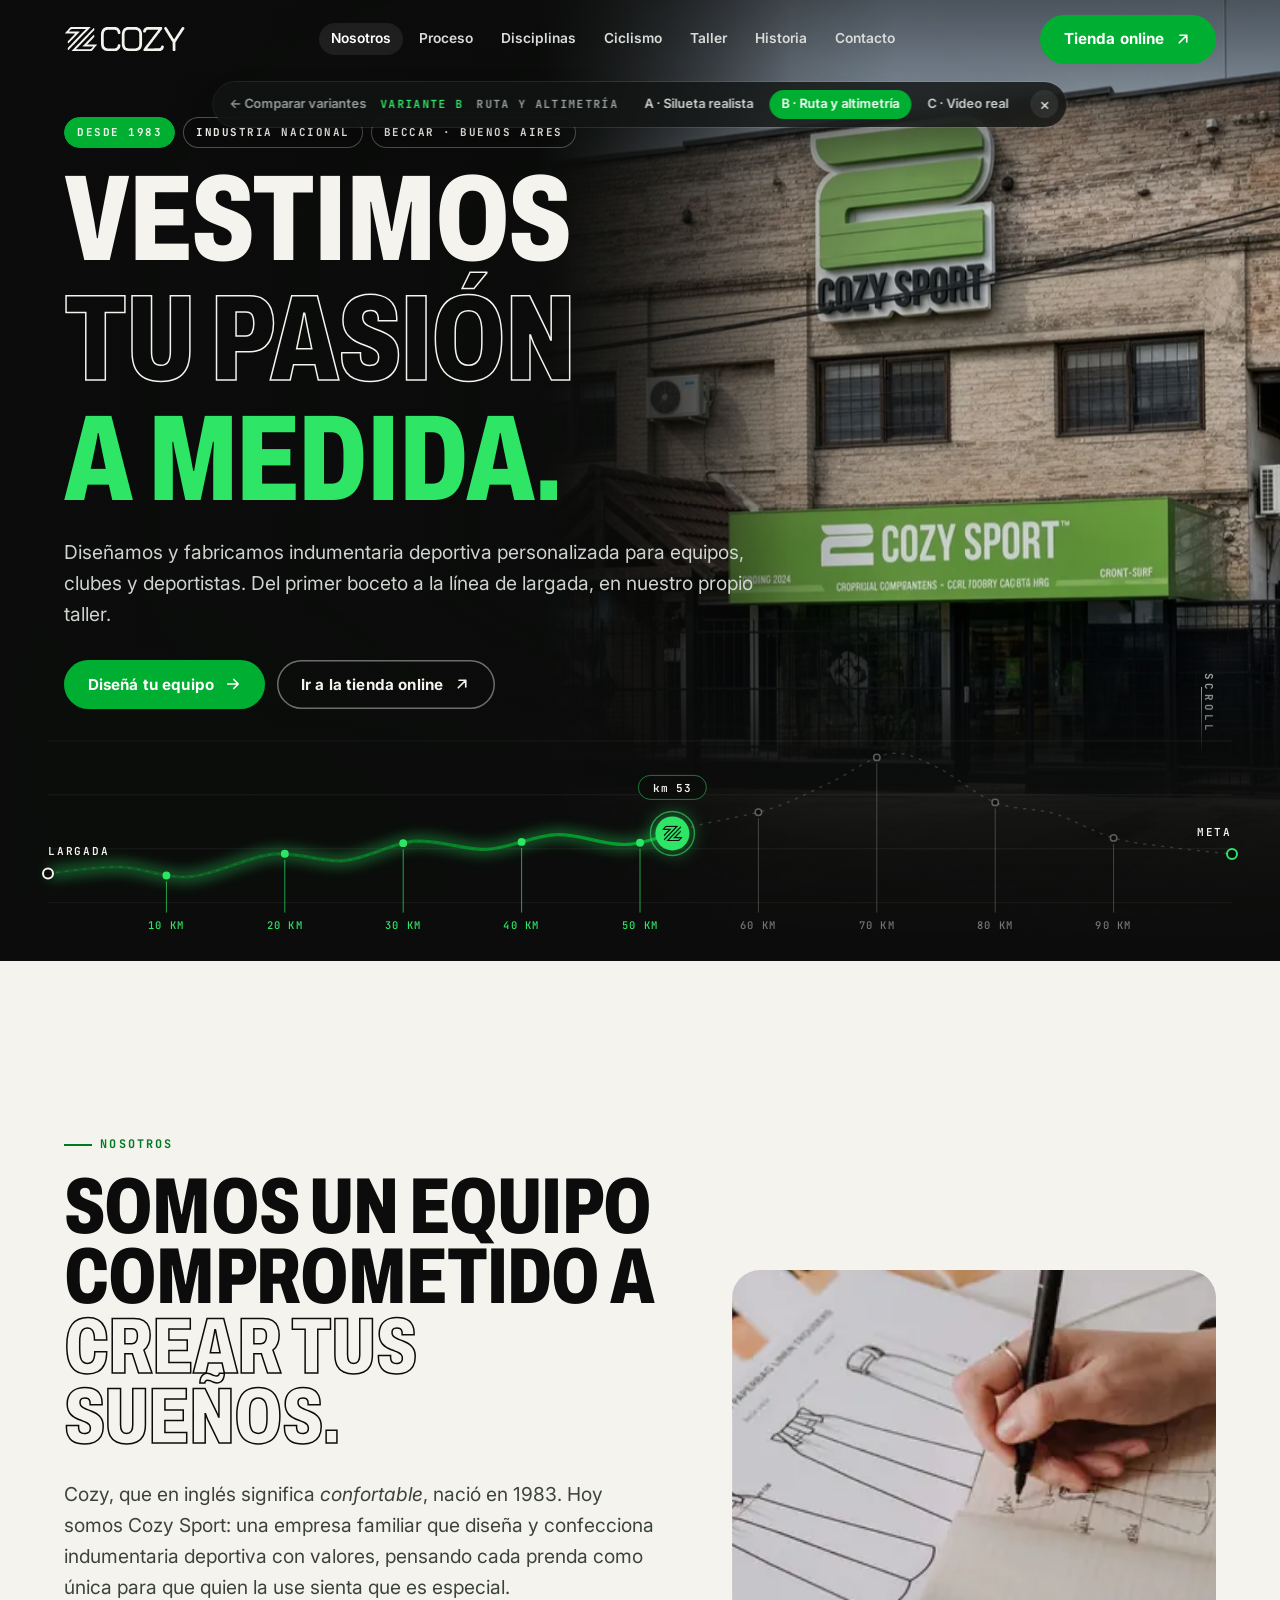
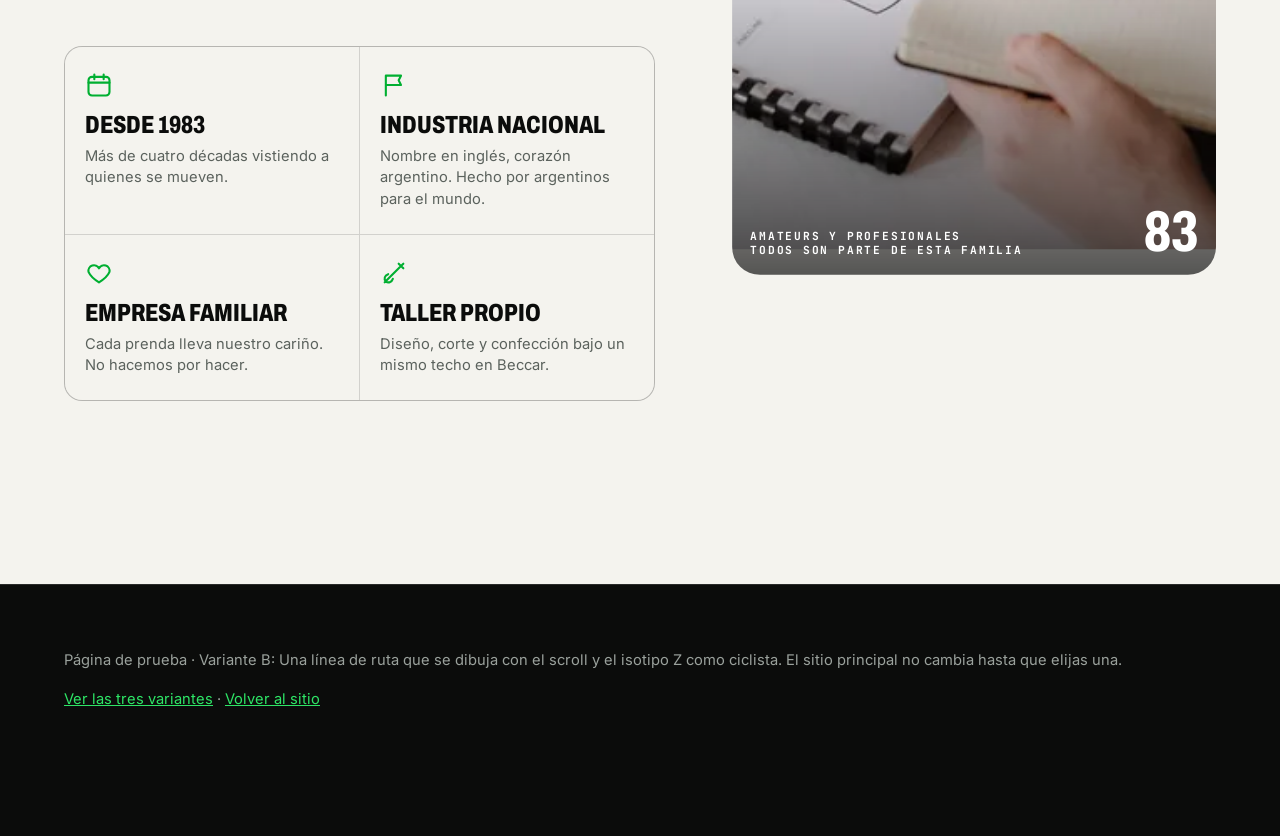
<file: variantes/b-ruta.html>
<!doctype html>
<html lang="es-AR">
<head>
<meta charset="utf-8">
<meta name="viewport" content="width=device-width, initial-scale=1, viewport-fit=cover">
<title>Variante B · Ruta y altimetría · Cozy Sport</title>
<meta name="description" content="Cozy Sport diseña y fabrica indumentaria deportiva personalizada para equipos y deportistas: ciclismo, running, triatlón, fútbol y footgolf. Taller propio en Beccar, Buenos Aires. Industria nacional desde 1983.">
<meta name="theme-color" content="#0b0c0b">








<link rel="icon" href="../favicon.ico" sizes="48x48">
<link rel="icon" href="../assets/img/favicon.svg" type="image/svg+xml">
<link rel="apple-touch-icon" href="../assets/img/apple-icon.png">
<link rel="preconnect" href="https://fonts.googleapis.com">
<link rel="preconnect" href="https://fonts.gstatic.com" crossorigin>
<link href="https://fonts.googleapis.com/css2?family=Archivo:wdth,wght@62..125,400..900&family=Inter:wght@400;500;600;700&family=JetBrains+Mono:wght@700&display=swap" rel="stylesheet">

<link rel="stylesheet" href="../assets/css/styles.css?v=13f9b003b5">

<meta name="robots" content="noindex">
<link rel="stylesheet" href="assets/variantes.css?v=3f099dd3c4">
<link rel="stylesheet" href="assets/b.css?v=3da40295b8">
</head>
<body class="var var-b">
<svg width="0" height="0" style="position:absolute" aria-hidden="true">
 <defs>
  <symbol id="i-wordmark" viewBox="20 15 3310 710" overflow="visible"><path fill-rule="evenodd" d="M231,699C225,696 226,693 233,688C236,686 249,672 264,657C278,643 297,622 307,613C317,603 336,583 350,569C391,525 435,480 509,404C570,340 633,276 667,240C681,225 714,191 739,165C765,139 795,108 806,96C827,75 830,72 834,72C841,72 849,92 849,109C849,120 848,124 842,134C837,142 834,144 751,230C717,265 683,300 676,308C669,315 654,330 644,341C604,383 572,416 510,480C475,517 439,553 432,560C425,568 405,588 389,604C373,621 359,636 358,638C354,642 354,647 357,649C358,650 414,650 540,650C747,649 732,650 751,641C770,632 784,621 799,603C808,593 810,589 810,584C810,580 809,578 805,577C803,577 741,577 668,577C595,577 533,577 531,577C529,576 528,575 527,573C525,567 526,565 575,517C635,456 669,421 728,360C805,281 826,260 830,258C835,256 838,258 843,268C848,278 849,284 849,293C849,309 845,316 814,347C791,371 728,436 690,476C678,488 665,501 661,506C651,515 650,517 655,521L657,523L787,523L916,523L919,526C923,530 921,533 913,542C909,545 902,552 898,557C876,582 843,620 837,627C808,663 800,671 788,681C778,690 767,696 756,699C747,701 235,702 231,699ZM1202,700C1153,698 1106,677 1078,645C1050,613 1035,571 1031,510C1030,490 1030,251 1031,234C1032,217 1036,190 1038,182C1043,158 1054,132 1066,114C1077,97 1099,77 1114,70C1117,68 1121,66 1123,64C1125,63 1130,61 1134,60C1137,58 1144,56 1147,54C1151,52 1157,50 1161,50C1165,49 1174,47 1180,45C1200,40 1210,40 1306,40C1402,40 1409,40 1430,45C1438,47 1446,49 1449,50C1452,51 1458,53 1462,54C1465,56 1471,58 1474,59C1480,61 1494,69 1502,75C1523,91 1543,119 1551,144C1553,149 1555,156 1556,159C1559,167 1561,188 1561,202C1562,219 1556,227 1541,232C1519,240 1497,230 1489,210C1489,207 1486,198 1484,189C1481,170 1479,164 1473,155C1459,132 1439,122 1396,117C1388,117 1223,117 1214,117C1192,120 1169,125 1158,131C1135,143 1121,163 1114,191C1106,226 1106,229 1106,387C1107,529 1106,520 1113,548C1117,565 1121,575 1127,584C1137,600 1157,615 1171,618C1175,619 1182,621 1186,622C1203,628 1202,628 1306,628C1411,628 1410,628 1425,622C1430,621 1436,619 1439,618C1449,616 1464,604 1472,591C1478,582 1481,573 1485,553C1489,535 1492,527 1499,520C1506,513 1513,510 1527,511C1550,511 1561,521 1561,542C1561,558 1558,580 1555,588C1554,592 1551,599 1550,604C1549,608 1547,613 1546,615C1545,616 1542,621 1540,625C1524,658 1489,684 1448,695C1425,700 1430,700 1314,700C1255,701 1205,701 1202,700ZM1765,700C1713,696 1664,671 1639,636C1617,607 1607,577 1600,528C1599,516 1599,499 1598,382C1598,294 1598,245 1599,234C1603,179 1615,139 1638,108C1649,94 1668,77 1681,71C1684,69 1688,67 1691,65C1693,63 1698,61 1700,60C1703,60 1709,57 1714,55C1719,53 1726,50 1730,50C1735,49 1743,47 1750,45C1769,40 1778,40 1874,40C1969,40 1978,40 1999,45C2006,47 2015,49 2019,50C2023,50 2030,52 2034,54C2038,56 2044,59 2047,60C2070,67 2100,90 2116,114C2129,133 2143,166 2146,186C2147,191 2148,199 2149,206C2153,229 2153,238 2153,382C2152,477 2152,521 2151,526C2151,529 2149,540 2147,550C2145,564 2143,572 2140,582C2117,650 2070,688 1996,699C1987,701 1781,701 1765,700ZM2211,700C2205,699 2202,698 2197,692C2190,685 2189,679 2189,667C2190,658 2190,657 2194,648C2200,637 2206,630 2213,621C2218,614 2232,596 2256,564C2264,554 2273,542 2277,536C2282,531 2292,518 2300,507C2309,496 2317,485 2318,484C2326,474 2380,403 2393,385C2402,374 2413,359 2417,353C2428,339 2453,306 2476,276C2496,250 2511,230 2532,202C2540,192 2549,180 2552,176C2556,172 2561,165 2564,161C2567,157 2573,149 2578,144C2592,126 2591,127 2591,123C2591,119 2590,118 2588,117C2586,117 2540,117 2447,117L2308,118L2300,120C2279,127 2265,139 2260,155C2253,174 2244,188 2234,193C2228,196 2204,195 2198,192C2192,189 2185,182 2182,177C2172,158 2193,105 2220,79C2234,67 2256,53 2270,50C2272,49 2279,47 2284,45C2302,39 2298,40 2496,40L2676,40L2682,42C2688,45 2696,53 2699,59C2701,63 2701,66 2702,74C2703,93 2701,96 2662,148C2653,159 2644,171 2640,176C2633,185 2621,201 2605,222C2594,236 2589,242 2580,254C2577,258 2570,267 2565,274C2559,281 2552,290 2550,293C2547,297 2542,304 2537,310C2533,316 2525,326 2519,334C2513,342 2505,352 2501,358C2497,364 2486,378 2477,390C2468,401 2450,425 2437,442C2424,459 2410,477 2406,482C2402,488 2394,498 2389,504C2384,511 2374,523 2368,532C2355,549 2342,565 2323,590C2316,600 2308,610 2305,613C2300,620 2299,623 2302,626L2304,628L2462,628C2613,627 2621,627 2626,626C2637,622 2649,615 2654,610C2660,605 2667,592 2670,583C2672,575 2674,571 2679,564C2687,553 2696,550 2713,550C2730,551 2739,556 2745,569C2749,577 2749,584 2746,595C2744,600 2742,606 2742,610C2740,618 2730,638 2723,647C2703,677 2668,697 2631,700C2620,701 2217,701 2211,700ZM3012,701C3012,700 3010,700 3008,700C3003,699 2995,692 2992,686C2988,679 2988,673 2988,569C2988,454 2989,464 2979,449C2976,444 2972,438 2970,434C2967,430 2960,419 2954,409C2948,399 2940,387 2938,383C2935,379 2931,372 2928,368C2926,365 2922,357 2919,352C2915,348 2911,340 2908,336C2905,331 2899,321 2894,312C2888,304 2879,290 2874,280C2868,271 2860,258 2856,252C2852,246 2847,238 2844,234C2842,230 2835,219 2829,209C2822,199 2811,181 2803,169C2796,157 2786,141 2781,133C2776,126 2770,116 2768,112C2749,82 2750,66 2772,49C2782,42 2787,40 2796,40C2811,40 2819,48 2845,91C2848,96 2854,106 2858,112C2862,118 2867,126 2868,129C2870,132 2875,140 2879,146C2883,152 2888,160 2890,164C2892,167 2897,175 2901,182C2906,189 2912,198 2915,203C2917,208 2922,215 2925,220C2928,225 2933,232 2935,236C2937,239 2942,247 2945,252C2948,256 2955,267 2960,276C2966,285 2971,294 2973,296C2979,306 2986,317 2990,324C2992,327 2997,336 3002,344C3007,351 3012,360 3014,363C3023,380 3028,380 3038,363C3040,360 3046,351 3051,343C3056,335 3067,319 3074,307C3082,296 3092,280 3096,274C3101,267 3112,249 3122,234C3132,220 3148,194 3160,177C3192,128 3215,93 3225,78C3250,38 3262,32 3286,48C3306,62 3310,67 3310,79C3310,88 3309,92 3299,105C3295,110 3289,118 3286,123C3282,129 3278,135 3276,138C3274,141 3268,150 3262,159C3256,168 3247,181 3243,188C3238,196 3227,213 3219,226C3210,239 3199,257 3194,264C3166,307 3146,336 3136,352C3126,368 3112,390 3097,413C3080,440 3067,459 3065,463C3064,466 3063,471 3063,567C3063,622 3063,671 3063,675C3062,686 3057,694 3048,698C3045,700 3043,700 3029,701C3020,701 3013,701 3012,701ZM133,671C130,670 129,666 125,655C119,638 119,629 126,616C131,604 122,614 260,471C324,406 353,375 389,338C439,285 584,135 602,118C615,105 618,99 614,96C613,94 597,94 432,94L252,95L239,97C211,103 189,118 168,144C159,156 157,161 161,166L164,168L302,168C431,168 439,168 441,170C443,172 444,176 442,179C441,181 427,196 409,214C365,258 330,294 291,334C273,353 245,382 229,398C213,414 187,441 171,457C141,487 139,488 134,486C128,483 121,464 121,451C121,435 125,429 159,394C174,378 209,342 237,313C265,284 295,254 303,246C317,232 318,231 318,228C318,225 317,224 316,223C314,222 276,222 183,222C37,222 46,222 46,216C46,213 47,211 55,204C65,194 81,178 101,154C107,147 117,135 124,128C130,120 138,110 143,104C177,64 190,53 216,43C227,39 226,40 487,40L738,40L741,42C746,45 745,47 732,61C675,120 569,229 498,302C452,350 400,404 351,456C328,479 305,503 208,602C180,631 154,658 150,662C142,671 138,673 133,671ZM1970,627C1977,627 1986,625 1990,624C1994,623 2002,621 2008,619C2030,613 2051,597 2061,576C2067,564 2073,539 2075,520C2077,499 2076,223 2074,212C2069,188 2063,170 2055,159C2037,134 2010,122 1965,117C1956,117 1790,117 1782,117C1770,119 1762,120 1749,124C1719,131 1702,145 1689,170C1684,181 1683,183 1680,201C1673,233 1674,229 1674,372C1674,514 1673,509 1680,542C1685,569 1692,585 1707,599C1715,607 1730,616 1738,618C1742,618 1750,621 1756,623C1765,625 1772,626 1779,627C1794,628 1954,628 1970,627Z"/></symbol>
  <symbol id="i-logo" viewBox="0 0 36 28"><path fill="currentColor" d="M3 0h28a4 4 0 0 1 4 4H6z M6 6h26a4 4 0 0 1 4 4v5H8v3h28v10H1V11a5 5 0 0 1 5-5z"/></symbol>
  <symbol id="i-arrow" viewBox="0 0 24 24" fill="none" stroke="currentColor" stroke-width="2.2" stroke-linecap="round" stroke-linejoin="round"><path d="M5 12h14M13 6l6 6-6 6"/></symbol>
  <symbol id="i-arrow-up" viewBox="0 0 24 24" fill="none" stroke="currentColor" stroke-width="2.2" stroke-linecap="round" stroke-linejoin="round"><path d="M7 17L17 7M8 7h9v9"/></symbol>
  <symbol id="i-play" viewBox="0 0 24 24"><path fill="currentColor" d="M7 4.5v15a1 1 0 0 0 1.5.86l12.5-7.5a1 1 0 0 0 0-1.72L8.5 3.64A1 1 0 0 0 7 4.5z"/></symbol>
  <symbol id="i-calendar" viewBox="0 0 24 24" fill="none" stroke="currentColor" stroke-width="1.8" stroke-linecap="round" stroke-linejoin="round"><rect x="3" y="5" width="18" height="16" rx="3"/><path d="M3 10h18M8 3v4M16 3v4"/></symbol>
  <symbol id="i-flag" viewBox="0 0 24 24" fill="none" stroke="currentColor" stroke-width="1.8" stroke-linecap="round" stroke-linejoin="round"><path d="M5 21V4M5 4h13l-2 4 2 4H5"/></symbol>
  <symbol id="i-heart" viewBox="0 0 24 24" fill="none" stroke="currentColor" stroke-width="1.8" stroke-linecap="round" stroke-linejoin="round"><path d="M12 20s-7-4.4-9-9a4.8 4.8 0 0 1 9-3 4.8 4.8 0 0 1 9 3c-2 4.6-9 9-9 9z"/></symbol>
  <symbol id="i-needle" viewBox="0 0 24 24" fill="none" stroke="currentColor" stroke-width="1.8" stroke-linecap="round" stroke-linejoin="round"><path d="M4 20L18 6M18 6l2-2M16 4l4 4M7 13c-3 1-4 4-2 6s5 1 6-2"/></symbol>
  <symbol id="i-screen" viewBox="0 0 24 24" fill="none" stroke="currentColor" stroke-width="1.8" stroke-linecap="round" stroke-linejoin="round"><rect x="3" y="4" width="18" height="12" rx="2"/><path d="M8 20h8M12 16v4M7 12l3-3 2 2 4-4"/></symbol>
  <symbol id="i-pencil" viewBox="0 0 24 24" fill="none" stroke="currentColor" stroke-width="1.8" stroke-linecap="round" stroke-linejoin="round"><path d="M4 20l1-5L16 4l4 4L9 19zM14 6l4 4"/></symbol>
  <symbol id="i-finish" viewBox="0 0 24 24" fill="none" stroke="currentColor" stroke-width="1.8" stroke-linecap="round" stroke-linejoin="round"><path d="M5 21V4h14v9H5"/><path d="M5 4h3.5v4.5H5zM12 4h3.5v4.5H12zM8.5 8.5H12V13H8.5zM15.5 8.5H19V13h-3.5z" fill="currentColor" stroke="none"/></symbol>
  <symbol id="i-plane" viewBox="0 0 24 24" fill="none" stroke="currentColor" stroke-width="1.8" stroke-linecap="round" stroke-linejoin="round"><path d="M21 4L3 11l7 2 2 7 9-16zM10 13l5-5"/></symbol>
  <symbol id="i-drop" viewBox="0 0 24 24" fill="none" stroke="currentColor" stroke-width="1.8" stroke-linecap="round" stroke-linejoin="round"><path d="M12 3s7 7.5 7 12a7 7 0 0 1-14 0c0-4.5 7-12 7-12z"/><path d="M9 15a3 3 0 0 0 3 3"/></symbol>
  <symbol id="i-wind" viewBox="0 0 24 24" fill="none" stroke="currentColor" stroke-width="1.8" stroke-linecap="round" stroke-linejoin="round"><path d="M3 8h11a3 3 0 1 0-3-3M3 12h16a3 3 0 1 1-3 3M3 16h8"/></symbol>
  <symbol id="i-bike" viewBox="0 0 24 24" fill="none" stroke="currentColor" stroke-width="1.8" stroke-linecap="round" stroke-linejoin="round"><circle cx="5.5" cy="16.5" r="3.5"/><circle cx="18.5" cy="16.5" r="3.5"/><path d="M5.5 16.5L9 9h7l2.5 7.5M9 9l3 7.5L16 9M8 6h3M15 9l-1-3h2"/></symbol>
  <symbol id="i-users" viewBox="0 0 24 24" fill="none" stroke="currentColor" stroke-width="1.8" stroke-linecap="round" stroke-linejoin="round"><circle cx="9" cy="8" r="3.5"/><path d="M2 20c0-3.5 3-6 7-6s7 2.5 7 6M16 4.5a3.5 3.5 0 0 1 0 7M18 14c2.5.6 4 2.8 4 6"/></symbol>
  <symbol id="i-pin" viewBox="0 0 24 24" fill="none" stroke="currentColor" stroke-width="1.8" stroke-linecap="round" stroke-linejoin="round"><path d="M12 21s-7-6.2-7-12a7 7 0 0 1 14 0c0 5.8-7 12-7 12z"/><circle cx="12" cy="9" r="2.5"/></symbol>
  <symbol id="i-phone" viewBox="0 0 24 24" fill="none" stroke="currentColor" stroke-width="1.8" stroke-linecap="round" stroke-linejoin="round"><path d="M5 3h3l2 5-2.5 1.5a11 11 0 0 0 7 7L16 14l5 2v3a2 2 0 0 1-2 2A17 17 0 0 1 3 5a2 2 0 0 1 2-2z"/></symbol>
  <symbol id="i-mail" viewBox="0 0 24 24" fill="none" stroke="currentColor" stroke-width="1.8" stroke-linecap="round" stroke-linejoin="round"><rect x="3" y="5" width="18" height="14" rx="2.5"/><path d="M3.5 6.5L12 13l8.5-6.5"/></symbol>
  <symbol id="i-ig" viewBox="0 0 24 24" fill="none" stroke="currentColor" stroke-width="1.8"><rect x="3" y="3" width="18" height="18" rx="5"/><circle cx="12" cy="12" r="4"/><circle cx="17.5" cy="6.5" r="1" fill="currentColor"/></symbol>
  <symbol id="i-fb" viewBox="0 0 24 24"><path fill="currentColor" d="M14 8.5V6.8c0-.8.5-1.3 1.4-1.3H17V2.3h-2.6C11.6 2.3 10.5 4 10.5 6.5v2H8v3.3h2.5v9.9H14v-9.9h2.7l.4-3.3z"/></symbol>
  <symbol id="i-yt" viewBox="0 0 24 24"><path fill="currentColor" d="M22 8.2a3 3 0 0 0-2.1-2.1C18 5.6 12 5.6 12 5.6s-6 0-7.9.5A3 3 0 0 0 2 8.2 31 31 0 0 0 1.6 12 31 31 0 0 0 2 15.8a3 3 0 0 0 2.1 2.1c1.9.5 7.9.5 7.9.5s6 0 7.9-.5a3 3 0 0 0 2.1-2.1 31 31 0 0 0 .4-3.8 31 31 0 0 0-.4-3.8zM10 15.2V8.8l5.2 3.2z"/></symbol>
  <symbol id="i-x" viewBox="0 0 24 24"><path fill="currentColor" d="M17.8 3h3.1l-6.8 7.7 8 10.3h-6.2l-4.9-6.3L5.4 21H2.3l7.2-8.3L1.8 3h6.4l4.4 5.8zm-1.1 16.2h1.7L7.4 4.7H5.6z"/></symbol>
  <symbol id="i-ball" viewBox="0 0 24 24" fill="none" stroke="currentColor" stroke-width="1.6" stroke-linejoin="round"><circle cx="12" cy="12" r="9"/><path d="M12 7.5l4 2.9-1.5 4.7h-5L8 10.4zM12 3v4.5M16 10.4l4.3-1.4M14.5 15.1l2.7 3.7M9.5 15.1l-2.7 3.7M8 10.4L3.7 9"/></symbol>
  <symbol id="i-tri" viewBox="0 0 24 24" fill="none" stroke="currentColor" stroke-width="1.6" stroke-linecap="round" stroke-linejoin="round"><circle cx="15" cy="5" r="2"/><path d="M4 12l5-4 4 3 3-2M2 18c2 0 2-1.5 4-1.5S8 18 10 18s2-1.5 4-1.5 2 1.5 4 1.5 2-1.5 4-1.5"/></symbol>
  <symbol id="i-run" viewBox="0 0 24 24" fill="none" stroke="currentColor" stroke-width="1.6" stroke-linecap="round" stroke-linejoin="round"><circle cx="15" cy="4.5" r="2"/><path d="M9 21l3-6 3 2v4M12 15l1-5-4 1-2 3M13 10l3 3 3 0"/></symbol>
 </defs>
</svg>
<header class="hdr" id="top">
  <div class="wrap">
    <a class="logo" href="#top" aria-label="Cozy Sport, inicio"><svg class="wm" viewBox="0 0 3310 710" aria-hidden="true"><use href="#i-wordmark"/></svg></a>
    <nav class="nav" aria-label="Principal">
      <ul>
        <li><a href="#nosotros">Nosotros</a></li>
        <li><a href="../#proceso">Proceso</a></li>
        <li><a href="../#disciplinas">Disciplinas</a></li>
        <li><a href="../#ciclismo">Ciclismo</a></li>
        <li><a href="../#taller">Taller</a></li>
        <li><a href="../#historia">Historia</a></li>
        <li><a href="../#contacto">Contacto</a></li>
      </ul>
    </nav>
    <a class="btn hdr-cta" href="https://tiendacozy.com/" target="_blank" rel="noopener">Tienda online <svg aria-hidden="true"><use href="#i-arrow-up"/></svg></a>
    <button class="burger" aria-label="Abrir menú" aria-expanded="false" aria-controls="mnav"><span></span></button>
  </div>
</header>
<nav class="mnav" id="mnav" aria-label="Menú móvil">
  <ul>
    <li><a href="#nosotros">Nosotros</a></li>
    <li><a href="../#proceso">Proceso</a></li>
    <li><a href="../#ciclismo">Ciclismo</a></li>
    <li><a href="../#taller">Taller</a></li>
    <li><a href="../#historia">Historia</a></li>
    <li><a href="../#faq">Preguntas</a></li>
    <li><a href="../#contacto">Contacto</a></li>
  </ul>
  <div class="meta">
    <a class="btn" href="https://tiendacozy.com/" target="_blank" rel="noopener" style="justify-self:start">Tienda online <svg aria-hidden="true"><use href="#i-arrow-up"/></svg></a>
    <span>Uruguay 3442 · Beccar · Buenos Aires</span>
    <a href="mailto:info@cozysport.com">info@cozysport.com</a>
  </div>
</nav>
<div class="varbar" role="note"><a class="back" href="index.html">← Comparar variantes</a><span class="name"><b>Variante B</b> Ruta y altimetría</span><nav aria-label="Variantes"><a href="a-silueta.html">A<span> · Silueta realista</span></a><a href="b-ruta.html" aria-current="page">B<span> · Ruta y altimetría</span></a><a href="c-video.html">C<span> · Video real</span></a></nav><button class="varbar-x" type="button" aria-label="Ocultar barra de variantes">×</button></div>
<main id="main">
<section class="hero" aria-labelledby="hero-title">
  <div class="hero-media" data-parallax="0.18"><picture><source type="image/webp" srcset="../assets/img/fachada-640.webp 640w, ../assets/img/fachada-1280.webp 1280w, ../assets/img/fachada-1728.webp 1728w" sizes="(min-width:1000px) 62vw, 100vw"><img src="../assets/img/fachada.jpg" width="1728" height="1152" alt="Fachada de la fábrica de Cozy Sport en Beccar, con el cartel verde de la marca" fetchpriority="high" decoding="async"></picture></div>
  <div class="wrap hero-inner">
    <ul class="hero-tags">
      <li>Desde 1983</li><li>Industria nacional</li><li>Beccar · Buenos Aires</li>
    </ul>
    <h1 id="hero-title" class="display">
      <span class="line"><span style="--i:0">Vestimos</span></span>
      <span class="line"><span style="--i:1" class="outline">tu pasión</span></span>
      <span class="line"><span style="--i:2" class="green">a medida.</span></span>
    </h1>
    <p class="lead">Diseñamos y fabricamos indumentaria deportiva personalizada para equipos, clubes y deportistas. Del primer boceto a la línea de largada, en nuestro propio taller.</p>
    <div class="ctas">
      <a class="btn" href="../#contacto">Diseñá tu equipo <svg aria-hidden="true"><use href="#i-arrow"/></svg></a>
      <a class="btn ghost" href="https://tiendacozy.com/" target="_blank" rel="noopener">Ir a la tienda online <svg aria-hidden="true"><use href="#i-arrow-up"/></svg></a>
    </div>
  </div>
  <a class="scroll-cue" href="#nosotros">SCROLL</a>
  <div class="rideB" aria-hidden="true">
  <svg id="route" xmlns="http://www.w3.org/2000/svg">
    <defs>
      <linearGradient id="bStroke" gradientUnits="userSpaceOnUse" x1="0" y1="0" x2="1440" y2="0"><stop offset="0" stop-color="#007a22" stop-opacity=".25"/><stop offset=".55" stop-color="#00af31"/><stop offset="1" stop-color="#2ee566"/></linearGradient>
      <linearGradient id="bArea" x1="0" y1="0" x2="0" y2="1"><stop offset="0" stop-color="#00af31" stop-opacity=".28"/><stop offset=".7" stop-color="#00af31" stop-opacity=".04"/><stop offset="1" stop-color="#00af31" stop-opacity="0"/></linearGradient>
      <filter id="bGlow" x="-10%" y="-50%" width="120%" height="200%"><feGaussianBlur stdDeviation="7"/></filter>
      <clipPath id="bReveal"><rect id="bRevealRect" x="0" y="-50" width="0" height="2000"/></clipPath>
      <symbol id="zmarkC" viewBox="50 100 412 312"><path transform="translate(51.20 101.74) scale(0.126186)" fill-rule="evenodd" fill="#0b0c0b" d="M 792 26 C 791 27, 786 27, 758 27 C 729 27, 724 27, 723 29 C 722 30, 719 30, 710 30 C 700 30, 697 30, 696 32 C 695 33, 693 33, 686 33 C 678 33, 676 33, 675 35 C 674 36, 672 36, 668 36 C 663 36, 661 36, 660 38 C 659 38, 657 39, 654 39 C 651 39, 649 40, 648 41 C 647 41, 645 42, 642 42 C 639 42, 637 43, 636 44 C 635 44, 633 45, 632 45 C 630 45, 628 46, 627 47 C 626 47, 624 48, 623 48 C 621 48, 619 49, 618 50 C 617 50, 615 51, 614 51 C 612 51, 610 52, 609 53 C 608 53, 607 54, 606 54 C 605 54, 604 55, 603 56 C 602 56, 601 57, 600 57 C 599 57, 598 58, 597 59 C 596 59, 595 60, 594 60 C 593 60, 592 61, 591 62 C 590 62, 589 63, 588 63 C 587 63, 586 64, 585 65 C 584 65, 583 66, 582 66 C 581 66, 580 67, 579 68 C 578 68, 577 69, 576 69 C 575 69, 574 70, 573 71 C 572 71, 571 72, 570 72 C 569 72, 567 73, 566 75 C 564 77, 562 78, 561 78 C 560 78, 558 79, 557 81 C 555 83, 553 84, 552 84 C 551 84, 549 85, 548 87 C 546 89, 544 90, 543 90 C 542 90, 539 93, 536 96 C 532 99, 529 102, 528 102 C 527 102, 522 106, 518 111 C 513 116, 508 120, 507 120 C 505 120, 462 163, 462 165 C 462 166, 455 173, 447 182 C 439 190, 432 197, 432 198 C 432 199, 427 204, 422 210 C 416 216, 411 221, 411 222 C 411 223, 408 227, 404 231 C 399 235, 396 239, 396 240 C 396 241, 392 246, 387 251 C 382 255, 378 260, 378 261 C 378 262, 375 266, 371 270 C 366 274, 363 278, 363 279 C 363 280, 360 284, 356 288 C 351 292, 348 296, 348 297 C 348 298, 345 302, 341 306 C 336 310, 333 314, 333 315 C 333 316, 330 320, 326 324 C 321 328, 318 332, 318 333 C 318 334, 315 338, 311 342 C 306 346, 303 350, 303 351 C 303 352, 299 357, 294 362 C 289 366, 285 371, 285 372 C 285 373, 282 377, 278 381 C 273 385, 270 389, 270 390 C 270 391, 267 395, 263 399 C 258 403, 255 407, 255 408 C 255 409, 250 414, 245 420 C 239 426, 234 431, 234 432 C 234 433, 229 438, 224 444 C 218 450, 213 455, 213 456 C 213 457, 208 462, 203 468 C 197 474, 192 479, 192 480 C 192 481, 187 486, 182 492 C 176 498, 171 503, 171 504 C 171 505, 166 510, 161 516 C 155 522, 150 527, 150 528 C 150 529, 145 534, 140 540 C 134 546, 129 551, 129 552 C 129 553, 124 558, 119 564 C 113 570, 108 575, 108 576 C 108 577, 103 583, 96 590 C 89 596, 84 602, 84 603 C 84 604, 79 609, 74 615 C 68 621, 63 626, 63 627 C 63 628, 58 633, 53 639 C 47 645, 42 650, 42 651 C 42 652, 38 657, 33 662 C 27 668, 24 671, 24 673 C 25 674, 25 675, 537 675 C 819 675, 1050 675, 1050 676 C 1050 676, 1036 691, 1019 708 C 1001 725, 987 740, 987 741 C 987 742, 964 765, 936 794 C 908 822, 885 845, 885 846 C 885 847, 861 871, 833 900 C 804 929, 780 953, 780 954 C 780 955, 757 978, 729 1007 C 701 1035, 678 1058, 678 1059 C 678 1060, 654 1084, 626 1113 C 597 1142, 573 1166, 573 1167 C 573 1168, 549 1192, 521 1221 C 492 1250, 468 1274, 468 1275 C 468 1276, 445 1299, 417 1328 C 389 1356, 366 1379, 366 1380 C 366 1381, 357 1391, 345 1403 C 333 1414, 324 1424, 324 1425 C 324 1426, 323 1427, 323 1428 C 322 1428, 321 1429, 321 1431 C 321 1432, 320 1433, 320 1434 C 319 1434, 318 1435, 318 1436 C 318 1438, 317 1439, 317 1440 C 316 1441, 315 1443, 315 1445 C 315 1446, 314 1448, 314 1449 C 313 1450, 312 1452, 312 1454 C 312 1455, 311 1457, 311 1458 C 310 1459, 309 1461, 309 1464 C 309 1467, 308 1469, 308 1470 C 306 1471, 306 1474, 306 1484 C 306 1493, 306 1496, 305 1497 C 303 1498, 303 1500, 303 1506 C 303 1512, 303 1514, 305 1515 C 306 1516, 306 1519, 306 1529 C 306 1538, 306 1541, 308 1542 C 309 1543, 309 1545, 309 1550 C 309 1554, 309 1556, 311 1557 C 311 1558, 312 1560, 312 1563 C 312 1566, 313 1568, 314 1569 C 314 1570, 315 1572, 315 1574 C 315 1575, 316 1577, 317 1578 C 317 1579, 318 1581, 318 1583 C 318 1584, 319 1586, 320 1587 C 320 1588, 321 1590, 321 1592 C 321 1593, 322 1595, 323 1596 C 323 1597, 324 1598, 324 1600 C 324 1601, 325 1602, 326 1602 C 326 1603, 327 1604, 327 1605 C 327 1607, 328 1608, 329 1608 C 329 1609, 330 1610, 330 1611 C 330 1613, 331 1614, 332 1614 C 332 1615, 333 1616, 333 1617 C 333 1619, 334 1620, 335 1620 C 335 1621, 336 1622, 336 1623 C 336 1625, 337 1626, 338 1626 C 338 1627, 339 1628, 339 1629 C 339 1631, 340 1632, 341 1632 C 341 1633, 342 1634, 342 1635 C 342 1636, 343 1638, 345 1640 C 347 1641, 348 1643, 348 1645 C 348 1646, 349 1647, 349 1647 C 350 1648, 351 1649, 351 1650 C 352 1656, 355 1654, 392 1616 C 412 1596, 429 1579, 429 1578 C 429 1577, 465 1541, 509 1497 C 552 1453, 588 1417, 588 1416 C 588 1415, 624 1379, 668 1335 C 711 1291, 747 1255, 747 1254 C 747 1253, 783 1217, 827 1173 C 870 1129, 906 1093, 906 1092 C 906 1091, 942 1055, 986 1011 C 1029 967, 1065 931, 1065 930 C 1065 929, 1100 893, 1143 851 C 1186 808, 1221 772, 1221 771 C 1221 770, 1257 734, 1301 690 C 1344 646, 1380 610, 1380 609 C 1380 608, 1406 581, 1439 549 C 1482 506, 1497 490, 1497 489 C 1497 487, 1496 486, 957 486 L 418 486 417 483 C 417 482, 417 481, 418 480 C 419 480, 420 479, 420 476 C 420 473, 421 472, 423 470 C 425 468, 426 466, 426 465 C 426 464, 427 463, 428 462 C 428 462, 429 461, 429 459 C 429 458, 430 457, 431 456 C 431 456, 432 455, 432 453 C 432 452, 433 451, 434 450 C 434 450, 435 449, 435 448 C 435 446, 436 444, 438 443 C 440 441, 441 439, 441 438 C 441 437, 442 436, 443 435 C 443 435, 444 434, 444 433 C 444 431, 445 429, 447 428 C 449 426, 450 424, 450 423 C 450 422, 451 420, 453 419 C 455 417, 456 415, 456 414 C 456 413, 458 410, 461 408 C 463 406, 465 403, 465 402 C 465 401, 466 399, 468 398 C 470 396, 471 394, 471 393 C 471 392, 474 389, 477 386 C 480 382, 483 379, 483 378 C 483 377, 488 372, 494 366 C 499 360, 504 355, 504 354 C 504 352, 526 330, 528 330 C 529 330, 534 325, 540 320 C 546 314, 551 309, 552 309 C 553 309, 556 306, 560 303 C 563 300, 566 297, 567 297 C 568 297, 570 296, 572 294 C 573 292, 575 291, 576 291 C 577 291, 579 290, 581 288 C 582 286, 584 285, 585 285 C 586 285, 588 284, 590 282 C 591 280, 593 279, 594 279 C 595 279, 597 278, 599 276 C 600 274, 602 273, 603 273 C 604 273, 605 272, 606 272 C 607 271, 608 270, 609 270 C 610 270, 612 269, 614 267 C 615 265, 617 264, 618 264 C 619 264, 620 263, 621 263 C 622 262, 623 261, 624 261 C 625 261, 626 260, 627 260 C 628 259, 629 258, 630 258 C 631 258, 632 257, 633 257 C 634 256, 635 255, 636 255 C 637 255, 638 254, 639 254 C 640 253, 641 252, 642 252 C 643 252, 644 251, 645 251 C 646 250, 648 249, 650 249 C 651 249, 653 248, 654 248 C 655 247, 656 246, 657 246 C 658 246, 659 245, 660 245 C 661 244, 663 243, 665 243 C 666 243, 668 242, 669 242 C 670 241, 671 240, 672 240 C 673 240, 674 239, 675 239 C 676 238, 678 237, 680 237 C 681 237, 683 236, 684 236 C 685 235, 687 234, 689 234 C 690 234, 692 233, 693 233 C 694 232, 696 231, 699 231 C 702 231, 704 230, 705 230 C 706 229, 708 228, 711 228 C 714 228, 716 227, 717 227 C 718 226, 720 225, 723 225 C 726 225, 728 224, 729 224 C 730 222, 732 222, 738 222 C 744 222, 746 222, 747 221 C 748 219, 750 219, 758 219 C 765 219, 767 219, 768 218 C 769 216, 773 216, 791 216 C 808 216, 812 216, 813 215 C 814 213, 2130 212, 2130 214 C 2130 214, 2126 219, 2121 224 C 2116 228, 2112 233, 2112 234 C 2112 235, 2092 255, 2069 279 C 2045 303, 2025 323, 2025 324 C 2025 325, 2006 344, 1983 368 C 1960 391, 1941 410, 1941 411 C 1941 412, 1922 431, 1899 455 C 1876 478, 1857 497, 1857 498 C 1857 499, 1837 519, 1814 543 C 1790 567, 1770 587, 1770 588 C 1770 589, 1751 608, 1728 632 C 1705 655, 1686 674, 1686 675 C 1686 676, 1666 696, 1643 720 C 1619 744, 1599 764, 1599 765 C 1599 766, 1580 785, 1557 809 C 1534 832, 1515 851, 1515 852 C 1515 853, 1495 873, 1472 897 C 1448 921, 1428 941, 1428 942 C 1428 943, 1409 962, 1386 986 C 1363 1009, 1344 1028, 1344 1029 C 1344 1030, 1324 1050, 1301 1074 C 1277 1098, 1257 1118, 1257 1119 C 1257 1120, 1238 1139, 1215 1163 C 1192 1186, 1173 1205, 1173 1206 C 1173 1207, 1153 1227, 1130 1251 C 1106 1275, 1086 1295, 1086 1296 C 1086 1297, 1067 1316, 1044 1340 C 1021 1363, 1002 1382, 1002 1383 C 1002 1384, 983 1403, 960 1427 C 937 1450, 918 1469, 918 1470 C 918 1471, 898 1491, 875 1515 C 851 1539, 831 1559, 831 1560 C 831 1561, 812 1580, 789 1604 C 766 1627, 747 1646, 747 1647 C 747 1648, 727 1668, 704 1692 C 680 1716, 660 1736, 660 1737 C 660 1738, 641 1757, 618 1781 C 595 1804, 576 1823, 576 1824 C 576 1825, 556 1845, 533 1869 C 509 1893, 489 1913, 489 1914 C 489 1915, 470 1934, 447 1958 C 424 1981, 405 2000, 405 2001 C 405 2002, 391 2017, 374 2034 C 356 2051, 342 2066, 342 2067 C 342 2068, 340 2071, 338 2073 C 335 2075, 333 2078, 333 2079 C 333 2080, 332 2082, 330 2084 C 328 2085, 327 2087, 327 2088 C 327 2089, 326 2091, 324 2093 C 322 2094, 321 2096, 321 2097 C 321 2098, 320 2099, 320 2100 C 319 2101, 318 2103, 318 2105 C 318 2107, 317 2108, 317 2109 C 316 2109, 315 2110, 315 2111 C 315 2113, 314 2114, 314 2115 C 313 2116, 312 2118, 312 2120 C 312 2121, 311 2123, 311 2124 C 310 2125, 309 2127, 309 2130 C 309 2133, 308 2135, 308 2136 C 306 2137, 306 2139, 306 2144 C 306 2148, 306 2150, 305 2151 C 303 2152, 303 2156, 303 2177 C 303 2197, 303 2201, 305 2202 C 306 2203, 306 2205, 306 2211 C 306 2217, 306 2219, 308 2220 C 308 2221, 309 2223, 309 2226 C 309 2229, 310 2231, 311 2232 C 311 2233, 312 2235, 312 2238 C 312 2241, 313 2243, 314 2244 C 314 2245, 315 2247, 315 2249 C 315 2250, 316 2252, 317 2253 C 317 2254, 318 2255, 318 2257 C 318 2258, 319 2259, 320 2259 C 320 2260, 321 2261, 321 2263 C 321 2265, 322 2267, 323 2268 C 323 2269, 324 2270, 324 2272 C 324 2273, 325 2274, 326 2274 C 326 2275, 327 2276, 327 2278 C 327 2280, 328 2282, 329 2283 C 329 2284, 330 2285, 330 2287 C 330 2288, 331 2289, 332 2289 C 332 2290, 333 2291, 333 2292 C 333 2293, 334 2295, 336 2297 C 338 2298, 339 2300, 339 2302 C 339 2303, 340 2304, 341 2304 C 341 2305, 342 2306, 342 2307 C 342 2309, 343 2310, 344 2310 C 344 2311, 345 2312, 345 2313 C 345 2315, 352 2322, 354 2322 C 356 2322, 381 2297, 381 2295 C 381 2294, 401 2273, 426 2249 C 451 2224, 471 2203, 471 2202 C 471 2201, 492 2180, 518 2154 C 543 2128, 564 2107, 564 2106 C 564 2105, 584 2084, 609 2060 C 634 2035, 654 2014, 654 2013 C 654 2012, 675 1991, 701 1965 C 726 1939, 747 1918, 747 1917 C 747 1916, 767 1895, 792 1871 C 817 1846, 837 1825, 837 1824 C 837 1823, 857 1802, 882 1778 C 907 1753, 927 1732, 927 1731 C 927 1730, 948 1709, 974 1683 C 999 1657, 1020 1636, 1020 1635 C 1020 1634, 1040 1613, 1065 1589 C 1090 1564, 1110 1543, 1110 1542 C 1110 1541, 1131 1520, 1157 1494 C 1182 1468, 1203 1447, 1203 1446 C 1203 1445, 1223 1424, 1248 1400 C 1273 1375, 1293 1354, 1293 1353 C 1293 1352, 1314 1331, 1340 1305 C 1365 1279, 1386 1258, 1386 1257 C 1386 1256, 1406 1235, 1431 1211 C 1456 1186, 1476 1165, 1476 1164 C 1476 1163, 1496 1142, 1521 1118 C 1546 1093, 1566 1072, 1566 1071 C 1566 1070, 1587 1049, 1613 1023 C 1638 997, 1659 976, 1659 975 C 1659 974, 1679 953, 1704 929 C 1729 904, 1749 883, 1749 882 C 1749 881, 1770 860, 1796 834 C 1821 808, 1842 787, 1842 786 C 1842 785, 1862 764, 1887 740 C 1912 715, 1932 694, 1932 693 C 1932 692, 1953 671, 1979 645 C 2004 619, 2025 598, 2025 597 C 2025 596, 2045 575, 2070 551 C 2095 526, 2115 505, 2115 504 C 2115 503, 2135 482, 2160 458 C 2185 433, 2205 412, 2205 411 C 2205 410, 2226 389, 2252 363 C 2277 337, 2298 316, 2298 315 C 2298 314, 2318 293, 2343 269 C 2368 244, 2388 223, 2388 222 C 2388 221, 2409 200, 2435 174 C 2460 148, 2481 127, 2481 126 C 2481 125, 2501 104, 2526 80 C 2555 50, 2571 34, 2571 33 C 2571 31, 2572 30, 2574 29 C 2576 27, 2577 26, 2577 25 C 2577 23, 794 23, 792 26 M 2870 143 C 2861 153, 2853 161, 2853 162 C 2853 163, 2833 184, 2808 209 C 2783 233, 2763 254, 2763 255 C 2763 256, 2743 277, 2718 302 C 2693 326, 2673 347, 2673 348 C 2673 349, 2652 370, 2627 396 C 2601 422, 2580 443, 2580 444 C 2580 445, 2560 466, 2535 491 C 2510 515, 2490 536, 2490 537 C 2490 538, 2469 559, 2444 585 C 2418 611, 2397 632, 2397 633 C 2397 634, 2377 655, 2352 680 C 2327 704, 2307 725, 2307 726 C 2307 727, 2286 748, 2261 774 C 2235 800, 2214 821, 2214 822 C 2214 823, 2194 844, 2169 869 C 2144 893, 2124 914, 2124 915 C 2124 916, 2104 937, 2079 962 C 2054 986, 2034 1007, 2034 1008 C 2034 1009, 2013 1030, 1988 1056 C 1962 1082, 1941 1103, 1941 1104 C 1941 1105, 1921 1126, 1896 1151 C 1871 1175, 1851 1196, 1851 1197 C 1851 1198, 1830 1219, 1805 1245 C 1779 1271, 1758 1292, 1758 1293 C 1758 1294, 1738 1315, 1713 1340 C 1688 1364, 1668 1385, 1668 1386 C 1668 1387, 1647 1408, 1622 1434 C 1596 1460, 1575 1481, 1575 1482 C 1575 1483, 1555 1504, 1530 1529 C 1505 1553, 1485 1574, 1485 1575 C 1485 1576, 1465 1597, 1440 1622 C 1415 1646, 1395 1667, 1395 1668 C 1395 1669, 1374 1690, 1349 1716 C 1323 1742, 1302 1763, 1302 1764 C 1302 1765, 1282 1786, 1257 1811 C 1232 1835, 1212 1856, 1212 1857 C 1212 1858, 1191 1879, 1166 1905 C 1140 1931, 1119 1952, 1119 1953 C 1119 1954, 1099 1975, 1074 2000 C 1049 2024, 1029 2045, 1029 2046 C 1029 2047, 1008 2068, 983 2094 C 957 2120, 936 2141, 936 2142 C 936 2143, 916 2164, 891 2189 C 866 2213, 846 2234, 846 2235 C 846 2236, 825 2257, 800 2283 C 774 2309, 753 2330, 753 2331 C 753 2332, 734 2351, 711 2375 C 680 2405, 669 2417, 669 2419 C 670 2420, 670 2421, 1591 2421 C 2409 2421, 2513 2421, 2514 2420 C 2515 2418, 2518 2418, 2529 2418 C 2540 2418, 2543 2418, 2544 2417 C 2545 2415, 2547 2415, 2555 2415 C 2562 2415, 2564 2415, 2565 2414 C 2566 2412, 2568 2412, 2573 2412 C 2577 2412, 2579 2412, 2580 2411 C 2581 2409, 2583 2409, 2588 2409 C 2592 2409, 2594 2409, 2595 2408 C 2596 2407, 2598 2406, 2600 2406 C 2601 2406, 2603 2405, 2604 2405 C 2605 2404, 2607 2403, 2610 2403 C 2613 2403, 2615 2402, 2616 2402 C 2617 2401, 2619 2400, 2621 2400 C 2622 2400, 2624 2399, 2625 2399 C 2626 2398, 2627 2397, 2628 2397 C 2629 2397, 2630 2396, 2631 2396 C 2632 2395, 2634 2394, 2636 2394 C 2637 2394, 2639 2393, 2640 2393 C 2641 2392, 2642 2391, 2643 2391 C 2644 2391, 2645 2390, 2646 2390 C 2647 2389, 2648 2388, 2649 2388 C 2650 2388, 2651 2387, 2652 2387 C 2653 2386, 2654 2385, 2655 2385 C 2656 2385, 2657 2384, 2658 2384 C 2659 2383, 2660 2382, 2661 2382 C 2662 2382, 2663 2381, 2664 2381 C 2665 2380, 2666 2379, 2667 2379 C 2668 2379, 2670 2378, 2672 2376 C 2673 2374, 2675 2373, 2676 2373 C 2677 2373, 2678 2372, 2679 2372 C 2680 2371, 2681 2370, 2682 2370 C 2683 2370, 2685 2369, 2687 2367 C 2688 2365, 2690 2364, 2691 2364 C 2692 2364, 2695 2362, 2697 2360 C 2699 2357, 2702 2355, 2703 2355 C 2704 2355, 2707 2353, 2709 2351 C 2711 2348, 2714 2346, 2715 2346 C 2716 2346, 2721 2341, 2727 2336 C 2733 2330, 2738 2325, 2739 2325 C 2741 2325, 2778 2288, 2778 2286 C 2778 2285, 2785 2278, 2793 2270 C 2801 2261, 2808 2254, 2808 2253 C 2808 2252, 2813 2247, 2819 2241 C 2824 2235, 2829 2230, 2829 2229 C 2829 2228, 2833 2223, 2838 2219 C 2843 2214, 2847 2209, 2847 2208 C 2847 2207, 2850 2203, 2855 2199 C 2859 2195, 2862 2191, 2862 2190 C 2862 2189, 2866 2184, 2871 2180 C 2876 2175, 2880 2170, 2880 2169 C 2880 2168, 2883 2164, 2888 2160 C 2892 2156, 2895 2152, 2895 2151 C 2895 2150, 2898 2146, 2903 2142 C 2907 2138, 2910 2134, 2910 2133 C 2910 2132, 2913 2128, 2918 2124 C 2922 2120, 2925 2116, 2925 2115 C 2925 2114, 2928 2110, 2933 2106 C 2937 2102, 2940 2098, 2940 2097 C 2940 2096, 2943 2092, 2948 2088 C 2952 2084, 2955 2080, 2955 2079 C 2955 2078, 2958 2074, 2963 2070 C 2967 2066, 2970 2062, 2970 2061 C 2970 2060, 2974 2055, 2979 2051 C 2984 2046, 2988 2041, 2988 2040 C 2988 2039, 2992 2034, 2997 2030 C 3002 2025, 3006 2020, 3006 2019 C 3006 2018, 3011 2013, 3017 2007 C 3022 2001, 3027 1996, 3027 1995 C 3027 1994, 3032 1989, 3038 1983 C 3043 1977, 3048 1972, 3048 1971 C 3048 1970, 3053 1964, 3060 1958 C 3067 1951, 3072 1945, 3072 1944 C 3072 1943, 3077 1938, 3083 1932 C 3088 1926, 3093 1921, 3093 1920 C 3093 1919, 3098 1914, 3104 1908 C 3109 1902, 3114 1897, 3114 1896 C 3114 1895, 3119 1890, 3125 1884 C 3130 1878, 3135 1873, 3135 1872 C 3135 1871, 3140 1866, 3146 1860 C 3151 1854, 3156 1849, 3156 1848 C 3156 1847, 3161 1842, 3167 1836 C 3172 1830, 3177 1825, 3177 1824 C 3177 1823, 3182 1818, 3188 1812 C 3193 1806, 3198 1801, 3198 1800 C 3198 1799, 3203 1794, 3209 1788 C 3214 1782, 3219 1777, 3219 1776 C 3219 1775, 3220 1774, 3221 1773 C 3221 1773, 3222 1772, 3222 1771 C 3222 1770, 3147 1770, 2709 1770 C 2427 1770, 2196 1770, 2196 1769 C 2196 1769, 2207 1758, 2220 1744 C 2233 1731, 2244 1720, 2244 1719 C 2244 1718, 2268 1694, 2297 1665 C 2325 1636, 2349 1612, 2349 1611 C 2349 1610, 2373 1586, 2402 1557 C 2430 1528, 2454 1504, 2454 1503 C 2454 1502, 2477 1479, 2505 1451 C 2533 1422, 2556 1399, 2556 1398 C 2556 1397, 2580 1373, 2609 1344 C 2637 1315, 2661 1291, 2661 1290 C 2661 1289, 2685 1265, 2714 1236 C 2742 1207, 2766 1183, 2766 1182 C 2766 1181, 2789 1158, 2817 1130 C 2845 1101, 2868 1078, 2868 1077 C 2868 1076, 2879 1064, 2894 1050 C 2908 1036, 2919 1024, 2919 1023 C 2919 1022, 2920 1021, 2921 1020 C 2921 1020, 2922 1019, 2922 1017 C 2922 1016, 2923 1015, 2924 1014 C 2924 1014, 2925 1013, 2925 1012 C 2925 1010, 2926 1009, 2927 1008 C 2927 1007, 2928 1005, 2928 1004 C 2928 1002, 2929 1000, 2930 999 C 2930 998, 2931 996, 2931 995 C 2931 993, 2932 991, 2933 990 C 2933 989, 2934 987, 2934 984 C 2934 981, 2935 979, 2936 978 C 2937 977, 2937 974, 2937 966 C 2937 958, 2937 955, 2939 954 C 2940 953, 2940 950, 2940 942 C 2940 934, 2940 931, 2939 930 C 2937 929, 2937 926, 2937 917 C 2937 907, 2937 904, 2936 903 C 2935 902, 2934 900, 2934 897 C 2934 894, 2933 892, 2933 891 C 2932 890, 2931 888, 2931 885 C 2931 882, 2930 880, 2930 879 C 2929 878, 2928 876, 2928 875 C 2928 873, 2927 871, 2927 870 C 2926 869, 2925 867, 2925 866 C 2925 864, 2924 862, 2924 861 C 2923 860, 2922 858, 2922 857 C 2922 855, 2921 853, 2921 852 C 2920 851, 2919 850, 2919 848 C 2919 847, 2918 846, 2918 846 C 2917 845, 2916 844, 2916 843 C 2916 841, 2915 840, 2915 840 C 2914 839, 2913 838, 2913 836 C 2913 834, 2912 832, 2912 831 C 2911 830, 2910 829, 2910 828 C 2910 827, 2909 825, 2907 824 C 2905 822, 2904 820, 2904 818 C 2904 817, 2903 816, 2903 816 C 2902 815, 2901 814, 2901 813 C 2901 811, 2900 810, 2900 810 C 2899 809, 2898 808, 2898 807 C 2898 806, 2897 804, 2895 803 C 2893 801, 2892 799, 2892 798 C 2891 792, 2888 794, 2843 839 C 2819 864, 2799 884, 2799 885 C 2799 886, 2763 922, 2720 966 C 2676 1010, 2640 1046, 2640 1047 C 2640 1048, 2605 1084, 2562 1127 C 2519 1169, 2484 1205, 2484 1206 C 2484 1207, 2448 1243, 2405 1287 C 2361 1331, 2325 1367, 2325 1368 C 2325 1369, 2289 1405, 2246 1449 C 2202 1493, 2166 1529, 2166 1530 C 2166 1531, 2130 1567, 2087 1611 C 2043 1655, 2007 1691, 2007 1692 C 2007 1693, 1971 1729, 1928 1773 C 1884 1817, 1848 1853, 1848 1854 C 1848 1855, 1825 1878, 1797 1906 C 1769 1935, 1746 1958, 1746 1958 C 1746 1959, 1990 1959, 2288 1959 C 2750 1959, 2829 1959, 2829 1960 C 2829 1961, 2828 1962, 2828 1962 C 2827 1963, 2826 1964, 2826 1965 C 2826 1966, 2825 1967, 2825 1968 C 2824 1968, 2823 1969, 2823 1971 C 2823 1972, 2822 1973, 2822 1974 C 2821 1974, 2820 1975, 2820 1977 C 2820 1978, 2819 1979, 2819 1980 C 2818 1980, 2817 1981, 2817 1983 C 2817 1984, 2816 1985, 2816 1986 C 2815 1986, 2814 1987, 2814 1989 C 2814 1990, 2813 1991, 2813 1992 C 2812 1992, 2811 1993, 2811 1995 C 2811 1996, 2810 1997, 2810 1998 C 2809 1998, 2808 1999, 2808 2000 C 2808 2002, 2807 2004, 2805 2006 C 2803 2007, 2802 2009, 2802 2010 C 2802 2011, 2801 2012, 2801 2013 C 2800 2013, 2799 2014, 2799 2015 C 2799 2017, 2798 2019, 2796 2021 C 2794 2022, 2793 2024, 2793 2025 C 2793 2026, 2792 2028, 2790 2030 C 2788 2031, 2787 2033, 2787 2034 C 2787 2035, 2785 2038, 2783 2040 C 2780 2042, 2778 2045, 2778 2046 C 2778 2047, 2776 2050, 2774 2052 C 2771 2054, 2769 2057, 2769 2058 C 2769 2059, 2766 2062, 2763 2066 C 2760 2069, 2757 2072, 2757 2073 C 2757 2074, 2752 2080, 2745 2087 C 2738 2093, 2733 2099, 2733 2100 C 2733 2102, 2720 2115, 2718 2115 C 2717 2115, 2712 2120, 2706 2126 C 2700 2131, 2695 2136, 2694 2136 C 2693 2136, 2690 2139, 2687 2142 C 2683 2145, 2680 2148, 2679 2148 C 2678 2148, 2675 2150, 2673 2153 C 2671 2155, 2668 2157, 2667 2157 C 2666 2157, 2664 2158, 2663 2160 C 2661 2162, 2659 2163, 2658 2163 C 2657 2163, 2655 2164, 2654 2166 C 2652 2168, 2650 2169, 2649 2169 C 2648 2169, 2646 2170, 2645 2172 C 2643 2174, 2641 2175, 2640 2175 C 2639 2175, 2638 2176, 2637 2177 C 2636 2177, 2635 2178, 2634 2178 C 2633 2178, 2632 2179, 2631 2180 C 2630 2180, 2629 2181, 2628 2181 C 2627 2181, 2625 2182, 2624 2184 C 2622 2186, 2620 2187, 2619 2187 C 2618 2187, 2617 2188, 2616 2189 C 2615 2189, 2614 2190, 2613 2190 C 2612 2190, 2611 2191, 2610 2192 C 2609 2192, 2607 2193, 2606 2193 C 2604 2193, 2602 2194, 2601 2195 C 2600 2195, 2599 2196, 2598 2196 C 2597 2196, 2596 2197, 2595 2198 C 2594 2198, 2593 2199, 2592 2199 C 2591 2199, 2590 2200, 2589 2201 C 2588 2201, 2587 2202, 2586 2202 C 2585 2202, 2584 2203, 2583 2204 C 2582 2204, 2580 2205, 2579 2205 C 2577 2205, 2575 2206, 2574 2207 C 2573 2207, 2571 2208, 2570 2208 C 2568 2208, 2566 2209, 2565 2210 C 2564 2210, 2562 2211, 2561 2211 C 2559 2211, 2557 2212, 2556 2213 C 2555 2213, 2553 2214, 2552 2214 C 2550 2214, 2548 2215, 2547 2216 C 2546 2216, 2544 2217, 2543 2217 C 2541 2217, 2539 2218, 2538 2219 C 2537 2219, 2535 2220, 2532 2220 C 2529 2220, 2527 2221, 2526 2222 C 2525 2223, 2523 2223, 2519 2223 C 2514 2223, 2512 2223, 2511 2225 C 2510 2226, 2508 2226, 2504 2226 C 2499 2226, 2497 2226, 2496 2228 C 2495 2229, 2492 2229, 2484 2229 C 2476 2229, 2473 2229, 2472 2231 C 2470 2232, 1116 2233, 1116 2231 C 1116 2230, 1118 2228, 1121 2226 C 1123 2224, 1125 2221, 1125 2220 C 1125 2219, 1144 2200, 1167 2177 C 1190 2153, 1209 2134, 1209 2133 C 1209 2132, 1229 2112, 1253 2088 C 1276 2064, 1296 2044, 1296 2043 C 1296 2042, 1315 2023, 1338 2000 C 1361 1976, 1380 1957, 1380 1956 C 1380 1955, 1399 1936, 1422 1913 C 1445 1889, 1464 1870, 1464 1869 C 1464 1868, 1484 1848, 1508 1824 C 1531 1800, 1551 1780, 1551 1779 C 1551 1778, 1570 1759, 1593 1736 C 1616 1712, 1635 1693, 1635 1692 C 1635 1691, 1655 1671, 1679 1647 C 1702 1623, 1722 1603, 1722 1602 C 1722 1601, 1741 1582, 1764 1559 C 1787 1535, 1806 1516, 1806 1515 C 1806 1514, 1826 1494, 1850 1470 C 1873 1446, 1893 1426, 1893 1425 C 1893 1424, 1912 1405, 1935 1382 C 1958 1358, 1977 1339, 1977 1338 C 1977 1337, 1997 1317, 2021 1293 C 2044 1269, 2064 1249, 2064 1248 C 2064 1247, 2083 1228, 2106 1205 C 2129 1181, 2148 1162, 2148 1161 C 2148 1160, 2168 1140, 2192 1116 C 2215 1092, 2235 1072, 2235 1071 C 2235 1070, 2254 1051, 2277 1028 C 2300 1004, 2319 985, 2319 984 C 2319 983, 2338 964, 2361 941 C 2384 917, 2403 898, 2403 897 C 2403 896, 2423 876, 2447 852 C 2470 828, 2490 808, 2490 807 C 2490 806, 2509 787, 2532 764 C 2555 740, 2574 721, 2574 720 C 2574 719, 2594 699, 2618 675 C 2641 651, 2661 631, 2661 630 C 2661 629, 2680 610, 2703 587 C 2726 563, 2745 544, 2745 543 C 2745 542, 2765 522, 2789 498 C 2812 474, 2832 454, 2832 453 C 2832 452, 2848 436, 2867 417 C 2885 398, 2901 382, 2901 381 C 2901 380, 2903 377, 2906 375 C 2908 373, 2910 370, 2910 369 C 2910 368, 2911 366, 2913 365 C 2915 363, 2916 361, 2916 360 C 2916 359, 2917 358, 2918 357 C 2918 357, 2919 356, 2919 355 C 2919 353, 2920 351, 2922 350 C 2924 347, 2925 346, 2925 343 C 2925 341, 2926 340, 2927 339 C 2927 339, 2928 338, 2928 337 C 2928 335, 2929 334, 2930 333 C 2930 332, 2931 330, 2931 329 C 2931 327, 2932 325, 2933 324 C 2933 323, 2934 321, 2934 318 C 2934 315, 2935 313, 2936 312 C 2937 311, 2937 309, 2937 305 C 2937 300, 2937 298, 2939 297 C 2940 296, 2940 292, 2940 272 C 2940 251, 2940 247, 2939 246 C 2937 245, 2937 243, 2937 237 C 2937 231, 2937 229, 2936 228 C 2935 227, 2934 225, 2934 222 C 2934 219, 2933 217, 2933 216 C 2932 215, 2931 213, 2931 210 C 2931 207, 2930 205, 2930 204 C 2929 203, 2928 201, 2928 200 C 2928 198, 2927 196, 2927 195 C 2926 194, 2925 192, 2925 191 C 2925 189, 2924 187, 2924 186 C 2923 185, 2922 184, 2922 182 C 2922 181, 2921 180, 2921 180 C 2920 179, 2919 178, 2919 176 C 2919 174, 2918 172, 2918 171 C 2917 170, 2916 169, 2916 167 C 2916 166, 2915 165, 2915 165 C 2914 164, 2913 163, 2913 162 C 2913 160, 2912 159, 2912 159 C 2911 158, 2910 157, 2910 156 C 2910 154, 2909 153, 2909 153 C 2908 152, 2907 151, 2907 150 C 2907 149, 2906 147, 2904 146 C 2902 144, 2901 142, 2901 140 C 2901 139, 2900 138, 2900 138 C 2899 137, 2898 136, 2898 135 C 2898 133, 2891 126, 2889 126 C 2888 126, 2880 134, 2870 143"/></symbol>
    </defs>
    <g id="bGrid"></g>
    <path id="bGhost" fill="none"/>
    <g clip-path="url(#bReveal)"><path id="bArea" fill="url(#bArea)"/></g>
    <path id="bGlowPath" fill="none" stroke="#2ee566" stroke-width="8" filter="url(#bGlow)" opacity=".55"/>
    <path id="bLine" fill="none" stroke="url(#bStroke)" stroke-width="3.2" stroke-linecap="round" stroke-linejoin="round"/>
    <g id="bTicks"></g>
    <g id="bStart" class="bflag"><circle r="5"/><text x="0" y="-18">Largada</text></g>
    <g id="bEnd" class="bflag end"><circle r="5"/><text x="0" y="-18">Meta</text></g>
    <g id="bMarker">
      <circle class="pulse" r="22"/>
      <circle r="17" fill="#2ee566"/>
      <use href="#zmarkC" x="-10.5" y="-8" width="21" height="16"/>
      <g class="bkm"><rect x="-34" y="-58" width="68" height="24" rx="12"/><text id="bKm" x="0" y="-41.5">km 0</text></g>
    </g>
  </svg>
</div>

</section>
<section class="sec light" id="nosotros" aria-labelledby="nos-title">
  <div class="wrap about-grid">
    <div>
      <p class="kicker rv">Nosotros</p>
      <h2 id="nos-title" class="display h2 rv" style="--d:1">Somos un equipo comprometido a <span class="outline">crear tus sueños.</span></h2>
      <p class="lead rv" style="--d:2;margin-top:28px">Cozy, que en inglés significa <em>confortable</em>, nació en 1983. Hoy somos Cozy Sport: una empresa familiar que diseña y confecciona indumentaria deportiva con valores, pensando cada prenda como única para que quien la use sienta que es especial.</p>
      <ul class="highlights">
        <li class="rv" style="--d:2"><svg aria-hidden="true"><use href="#i-calendar"/></svg><strong>Desde 1983</strong><span>Más de cuatro décadas vistiendo a quienes se mueven.</span></li>
        <li class="rv" style="--d:3"><svg aria-hidden="true"><use href="#i-flag"/></svg><strong>Industria nacional</strong><span>Nombre en inglés, corazón argentino. Hecho por argentinos para el mundo.</span></li>
        <li class="rv" style="--d:4"><svg aria-hidden="true"><use href="#i-heart"/></svg><strong>Empresa familiar</strong><span>Cada prenda lleva nuestro cariño. No hacemos por hacer.</span></li>
        <li class="rv" style="--d:5"><svg aria-hidden="true"><use href="#i-needle"/></svg><strong>Taller propio</strong><span>Diseño, corte y confección bajo un mismo techo en Beccar.</span></li>
      </ul>
    </div>
    <div class="about-media rv-img rv">
      <div data-parallax="0.12" style="height:100%"><img src="../assets/img/bocetos-1280.webp" srcset="../assets/img/bocetos-640.webp 640w, ../assets/img/bocetos-1280.webp 1280w, ../assets/img/bocetos-1920.webp 1920w" sizes="(min-width:960px) 45vw, 100vw" width="1920" height="1282" alt="Manos dibujando bocetos de prendas" loading="lazy" decoding="async"></div>
      <div class="about-badge"><span>Amateurs y profesionales<br>todos son parte de esta familia</span><b>83</b></div>
    </div>
  </div>
</section>
</main>
<footer class="varfoot"><div class="wrap"><p>Página de prueba · Variante B: Una línea de ruta que se dibuja con el scroll y el isotipo Z como ciclista. El sitio principal no cambia hasta que elijas una.</p><p><a href="index.html">Ver las tres variantes</a> · <a href="../">Volver al sitio</a></p></div></footer>
<script src="../assets/js/main.js?v=35f235679a" defer></script>
<script src="assets/b.js?v=a7e3a2ba5a" defer></script>
</body>
</html>
</file>
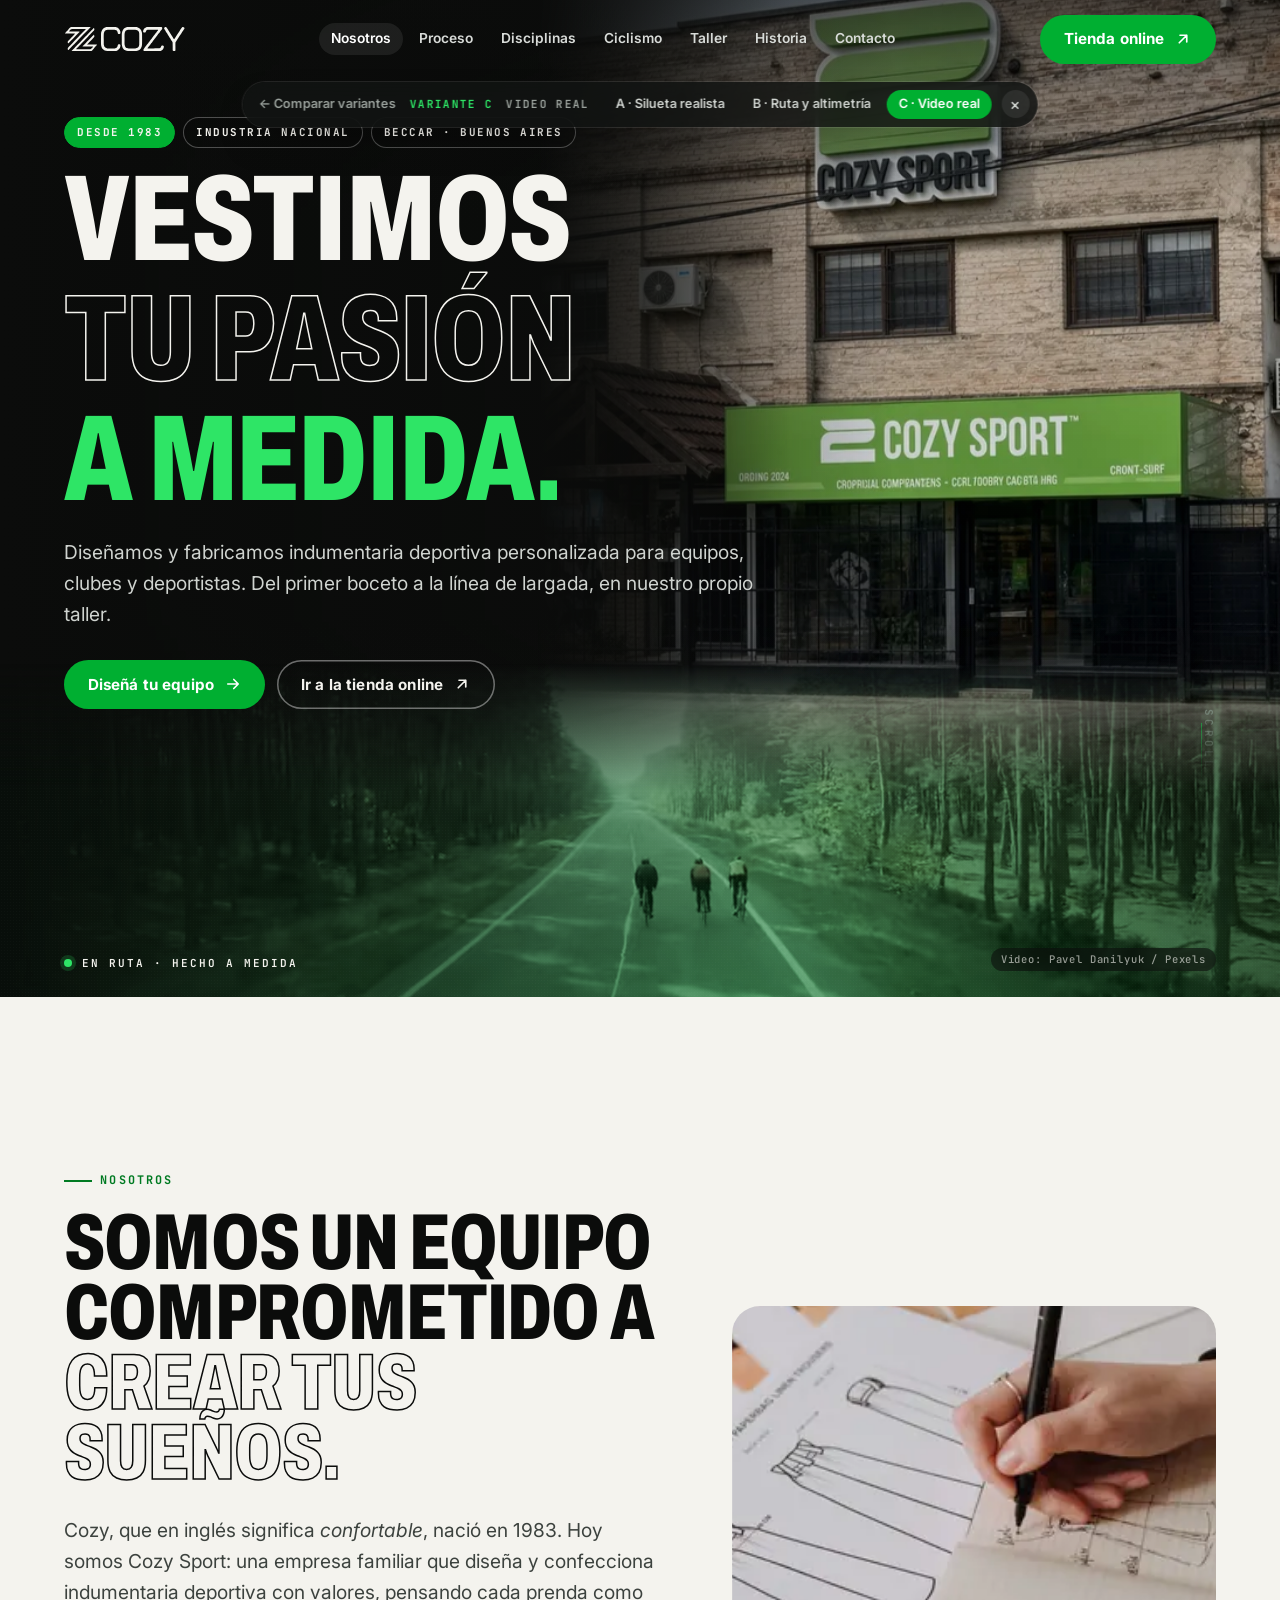
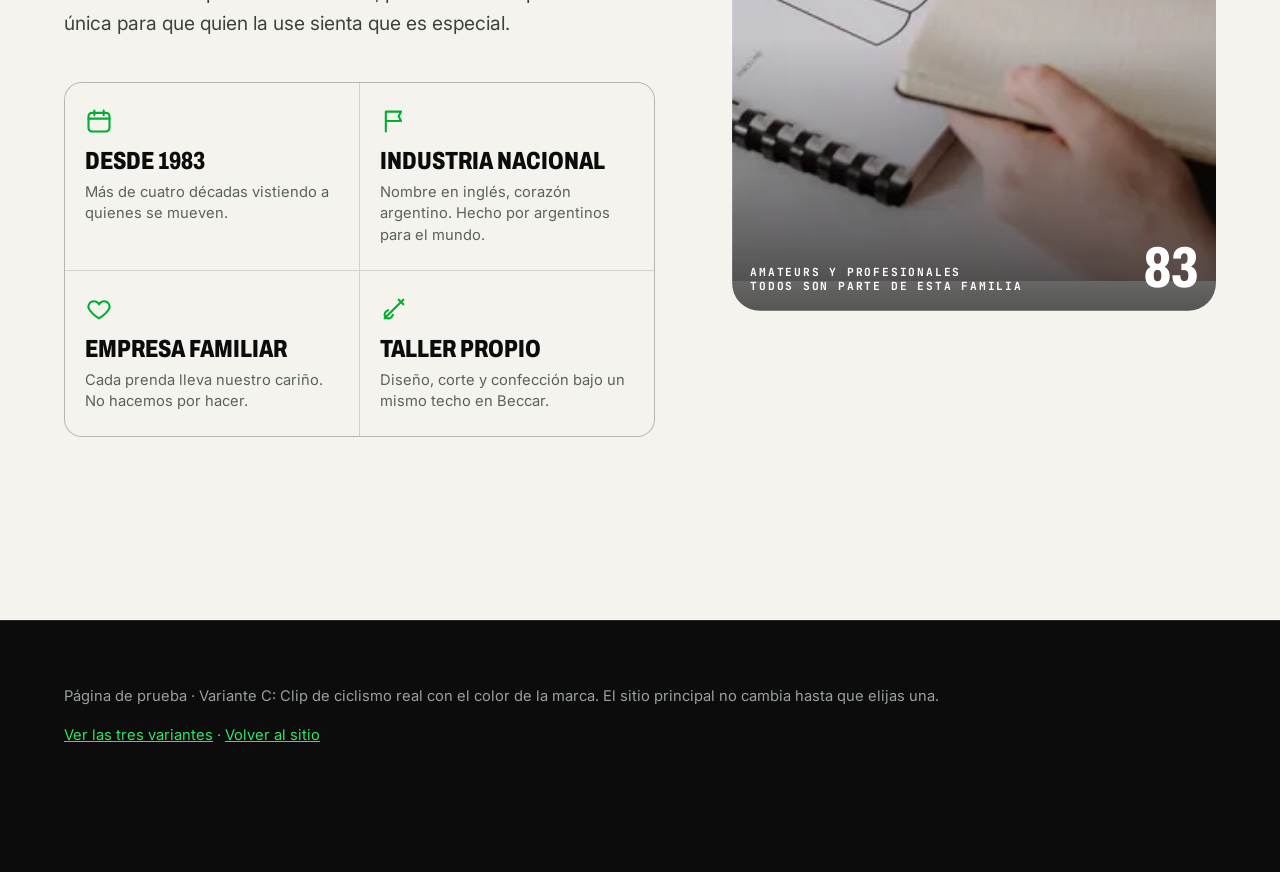
<file: variantes/c-video.html>
<!doctype html>
<html lang="es-AR">
<head>
<meta charset="utf-8">
<meta name="viewport" content="width=device-width, initial-scale=1, viewport-fit=cover">
<title>Variante C · Video real · Cozy Sport</title>
<meta name="description" content="Cozy Sport diseña y fabrica indumentaria deportiva personalizada para equipos y deportistas: ciclismo, running, triatlón, fútbol y footgolf. Taller propio en Beccar, Buenos Aires. Industria nacional desde 1983.">
<meta name="theme-color" content="#0b0c0b">








<link rel="icon" href="../favicon.ico" sizes="48x48">
<link rel="icon" href="../assets/img/favicon.svg" type="image/svg+xml">
<link rel="apple-touch-icon" href="../assets/img/apple-icon.png">
<link rel="preconnect" href="https://fonts.googleapis.com">
<link rel="preconnect" href="https://fonts.gstatic.com" crossorigin>
<link href="https://fonts.googleapis.com/css2?family=Archivo:wdth,wght@62..125,400..900&family=Inter:wght@400;500;600;700&family=JetBrains+Mono:wght@700&display=swap" rel="stylesheet">

<link rel="stylesheet" href="../assets/css/styles.css?v=13f9b003b5">

<meta name="robots" content="noindex">
<link rel="stylesheet" href="assets/variantes.css?v=3f099dd3c4">
<link rel="stylesheet" href="assets/c.css?v=b6d60cf168">
</head>
<body class="var var-c">
<svg width="0" height="0" style="position:absolute" aria-hidden="true">
 <defs>
  <symbol id="i-wordmark" viewBox="20 15 3310 710" overflow="visible"><path fill-rule="evenodd" d="M231,699C225,696 226,693 233,688C236,686 249,672 264,657C278,643 297,622 307,613C317,603 336,583 350,569C391,525 435,480 509,404C570,340 633,276 667,240C681,225 714,191 739,165C765,139 795,108 806,96C827,75 830,72 834,72C841,72 849,92 849,109C849,120 848,124 842,134C837,142 834,144 751,230C717,265 683,300 676,308C669,315 654,330 644,341C604,383 572,416 510,480C475,517 439,553 432,560C425,568 405,588 389,604C373,621 359,636 358,638C354,642 354,647 357,649C358,650 414,650 540,650C747,649 732,650 751,641C770,632 784,621 799,603C808,593 810,589 810,584C810,580 809,578 805,577C803,577 741,577 668,577C595,577 533,577 531,577C529,576 528,575 527,573C525,567 526,565 575,517C635,456 669,421 728,360C805,281 826,260 830,258C835,256 838,258 843,268C848,278 849,284 849,293C849,309 845,316 814,347C791,371 728,436 690,476C678,488 665,501 661,506C651,515 650,517 655,521L657,523L787,523L916,523L919,526C923,530 921,533 913,542C909,545 902,552 898,557C876,582 843,620 837,627C808,663 800,671 788,681C778,690 767,696 756,699C747,701 235,702 231,699ZM1202,700C1153,698 1106,677 1078,645C1050,613 1035,571 1031,510C1030,490 1030,251 1031,234C1032,217 1036,190 1038,182C1043,158 1054,132 1066,114C1077,97 1099,77 1114,70C1117,68 1121,66 1123,64C1125,63 1130,61 1134,60C1137,58 1144,56 1147,54C1151,52 1157,50 1161,50C1165,49 1174,47 1180,45C1200,40 1210,40 1306,40C1402,40 1409,40 1430,45C1438,47 1446,49 1449,50C1452,51 1458,53 1462,54C1465,56 1471,58 1474,59C1480,61 1494,69 1502,75C1523,91 1543,119 1551,144C1553,149 1555,156 1556,159C1559,167 1561,188 1561,202C1562,219 1556,227 1541,232C1519,240 1497,230 1489,210C1489,207 1486,198 1484,189C1481,170 1479,164 1473,155C1459,132 1439,122 1396,117C1388,117 1223,117 1214,117C1192,120 1169,125 1158,131C1135,143 1121,163 1114,191C1106,226 1106,229 1106,387C1107,529 1106,520 1113,548C1117,565 1121,575 1127,584C1137,600 1157,615 1171,618C1175,619 1182,621 1186,622C1203,628 1202,628 1306,628C1411,628 1410,628 1425,622C1430,621 1436,619 1439,618C1449,616 1464,604 1472,591C1478,582 1481,573 1485,553C1489,535 1492,527 1499,520C1506,513 1513,510 1527,511C1550,511 1561,521 1561,542C1561,558 1558,580 1555,588C1554,592 1551,599 1550,604C1549,608 1547,613 1546,615C1545,616 1542,621 1540,625C1524,658 1489,684 1448,695C1425,700 1430,700 1314,700C1255,701 1205,701 1202,700ZM1765,700C1713,696 1664,671 1639,636C1617,607 1607,577 1600,528C1599,516 1599,499 1598,382C1598,294 1598,245 1599,234C1603,179 1615,139 1638,108C1649,94 1668,77 1681,71C1684,69 1688,67 1691,65C1693,63 1698,61 1700,60C1703,60 1709,57 1714,55C1719,53 1726,50 1730,50C1735,49 1743,47 1750,45C1769,40 1778,40 1874,40C1969,40 1978,40 1999,45C2006,47 2015,49 2019,50C2023,50 2030,52 2034,54C2038,56 2044,59 2047,60C2070,67 2100,90 2116,114C2129,133 2143,166 2146,186C2147,191 2148,199 2149,206C2153,229 2153,238 2153,382C2152,477 2152,521 2151,526C2151,529 2149,540 2147,550C2145,564 2143,572 2140,582C2117,650 2070,688 1996,699C1987,701 1781,701 1765,700ZM2211,700C2205,699 2202,698 2197,692C2190,685 2189,679 2189,667C2190,658 2190,657 2194,648C2200,637 2206,630 2213,621C2218,614 2232,596 2256,564C2264,554 2273,542 2277,536C2282,531 2292,518 2300,507C2309,496 2317,485 2318,484C2326,474 2380,403 2393,385C2402,374 2413,359 2417,353C2428,339 2453,306 2476,276C2496,250 2511,230 2532,202C2540,192 2549,180 2552,176C2556,172 2561,165 2564,161C2567,157 2573,149 2578,144C2592,126 2591,127 2591,123C2591,119 2590,118 2588,117C2586,117 2540,117 2447,117L2308,118L2300,120C2279,127 2265,139 2260,155C2253,174 2244,188 2234,193C2228,196 2204,195 2198,192C2192,189 2185,182 2182,177C2172,158 2193,105 2220,79C2234,67 2256,53 2270,50C2272,49 2279,47 2284,45C2302,39 2298,40 2496,40L2676,40L2682,42C2688,45 2696,53 2699,59C2701,63 2701,66 2702,74C2703,93 2701,96 2662,148C2653,159 2644,171 2640,176C2633,185 2621,201 2605,222C2594,236 2589,242 2580,254C2577,258 2570,267 2565,274C2559,281 2552,290 2550,293C2547,297 2542,304 2537,310C2533,316 2525,326 2519,334C2513,342 2505,352 2501,358C2497,364 2486,378 2477,390C2468,401 2450,425 2437,442C2424,459 2410,477 2406,482C2402,488 2394,498 2389,504C2384,511 2374,523 2368,532C2355,549 2342,565 2323,590C2316,600 2308,610 2305,613C2300,620 2299,623 2302,626L2304,628L2462,628C2613,627 2621,627 2626,626C2637,622 2649,615 2654,610C2660,605 2667,592 2670,583C2672,575 2674,571 2679,564C2687,553 2696,550 2713,550C2730,551 2739,556 2745,569C2749,577 2749,584 2746,595C2744,600 2742,606 2742,610C2740,618 2730,638 2723,647C2703,677 2668,697 2631,700C2620,701 2217,701 2211,700ZM3012,701C3012,700 3010,700 3008,700C3003,699 2995,692 2992,686C2988,679 2988,673 2988,569C2988,454 2989,464 2979,449C2976,444 2972,438 2970,434C2967,430 2960,419 2954,409C2948,399 2940,387 2938,383C2935,379 2931,372 2928,368C2926,365 2922,357 2919,352C2915,348 2911,340 2908,336C2905,331 2899,321 2894,312C2888,304 2879,290 2874,280C2868,271 2860,258 2856,252C2852,246 2847,238 2844,234C2842,230 2835,219 2829,209C2822,199 2811,181 2803,169C2796,157 2786,141 2781,133C2776,126 2770,116 2768,112C2749,82 2750,66 2772,49C2782,42 2787,40 2796,40C2811,40 2819,48 2845,91C2848,96 2854,106 2858,112C2862,118 2867,126 2868,129C2870,132 2875,140 2879,146C2883,152 2888,160 2890,164C2892,167 2897,175 2901,182C2906,189 2912,198 2915,203C2917,208 2922,215 2925,220C2928,225 2933,232 2935,236C2937,239 2942,247 2945,252C2948,256 2955,267 2960,276C2966,285 2971,294 2973,296C2979,306 2986,317 2990,324C2992,327 2997,336 3002,344C3007,351 3012,360 3014,363C3023,380 3028,380 3038,363C3040,360 3046,351 3051,343C3056,335 3067,319 3074,307C3082,296 3092,280 3096,274C3101,267 3112,249 3122,234C3132,220 3148,194 3160,177C3192,128 3215,93 3225,78C3250,38 3262,32 3286,48C3306,62 3310,67 3310,79C3310,88 3309,92 3299,105C3295,110 3289,118 3286,123C3282,129 3278,135 3276,138C3274,141 3268,150 3262,159C3256,168 3247,181 3243,188C3238,196 3227,213 3219,226C3210,239 3199,257 3194,264C3166,307 3146,336 3136,352C3126,368 3112,390 3097,413C3080,440 3067,459 3065,463C3064,466 3063,471 3063,567C3063,622 3063,671 3063,675C3062,686 3057,694 3048,698C3045,700 3043,700 3029,701C3020,701 3013,701 3012,701ZM133,671C130,670 129,666 125,655C119,638 119,629 126,616C131,604 122,614 260,471C324,406 353,375 389,338C439,285 584,135 602,118C615,105 618,99 614,96C613,94 597,94 432,94L252,95L239,97C211,103 189,118 168,144C159,156 157,161 161,166L164,168L302,168C431,168 439,168 441,170C443,172 444,176 442,179C441,181 427,196 409,214C365,258 330,294 291,334C273,353 245,382 229,398C213,414 187,441 171,457C141,487 139,488 134,486C128,483 121,464 121,451C121,435 125,429 159,394C174,378 209,342 237,313C265,284 295,254 303,246C317,232 318,231 318,228C318,225 317,224 316,223C314,222 276,222 183,222C37,222 46,222 46,216C46,213 47,211 55,204C65,194 81,178 101,154C107,147 117,135 124,128C130,120 138,110 143,104C177,64 190,53 216,43C227,39 226,40 487,40L738,40L741,42C746,45 745,47 732,61C675,120 569,229 498,302C452,350 400,404 351,456C328,479 305,503 208,602C180,631 154,658 150,662C142,671 138,673 133,671ZM1970,627C1977,627 1986,625 1990,624C1994,623 2002,621 2008,619C2030,613 2051,597 2061,576C2067,564 2073,539 2075,520C2077,499 2076,223 2074,212C2069,188 2063,170 2055,159C2037,134 2010,122 1965,117C1956,117 1790,117 1782,117C1770,119 1762,120 1749,124C1719,131 1702,145 1689,170C1684,181 1683,183 1680,201C1673,233 1674,229 1674,372C1674,514 1673,509 1680,542C1685,569 1692,585 1707,599C1715,607 1730,616 1738,618C1742,618 1750,621 1756,623C1765,625 1772,626 1779,627C1794,628 1954,628 1970,627Z"/></symbol>
  <symbol id="i-logo" viewBox="0 0 36 28"><path fill="currentColor" d="M3 0h28a4 4 0 0 1 4 4H6z M6 6h26a4 4 0 0 1 4 4v5H8v3h28v10H1V11a5 5 0 0 1 5-5z"/></symbol>
  <symbol id="i-arrow" viewBox="0 0 24 24" fill="none" stroke="currentColor" stroke-width="2.2" stroke-linecap="round" stroke-linejoin="round"><path d="M5 12h14M13 6l6 6-6 6"/></symbol>
  <symbol id="i-arrow-up" viewBox="0 0 24 24" fill="none" stroke="currentColor" stroke-width="2.2" stroke-linecap="round" stroke-linejoin="round"><path d="M7 17L17 7M8 7h9v9"/></symbol>
  <symbol id="i-play" viewBox="0 0 24 24"><path fill="currentColor" d="M7 4.5v15a1 1 0 0 0 1.5.86l12.5-7.5a1 1 0 0 0 0-1.72L8.5 3.64A1 1 0 0 0 7 4.5z"/></symbol>
  <symbol id="i-calendar" viewBox="0 0 24 24" fill="none" stroke="currentColor" stroke-width="1.8" stroke-linecap="round" stroke-linejoin="round"><rect x="3" y="5" width="18" height="16" rx="3"/><path d="M3 10h18M8 3v4M16 3v4"/></symbol>
  <symbol id="i-flag" viewBox="0 0 24 24" fill="none" stroke="currentColor" stroke-width="1.8" stroke-linecap="round" stroke-linejoin="round"><path d="M5 21V4M5 4h13l-2 4 2 4H5"/></symbol>
  <symbol id="i-heart" viewBox="0 0 24 24" fill="none" stroke="currentColor" stroke-width="1.8" stroke-linecap="round" stroke-linejoin="round"><path d="M12 20s-7-4.4-9-9a4.8 4.8 0 0 1 9-3 4.8 4.8 0 0 1 9 3c-2 4.6-9 9-9 9z"/></symbol>
  <symbol id="i-needle" viewBox="0 0 24 24" fill="none" stroke="currentColor" stroke-width="1.8" stroke-linecap="round" stroke-linejoin="round"><path d="M4 20L18 6M18 6l2-2M16 4l4 4M7 13c-3 1-4 4-2 6s5 1 6-2"/></symbol>
  <symbol id="i-screen" viewBox="0 0 24 24" fill="none" stroke="currentColor" stroke-width="1.8" stroke-linecap="round" stroke-linejoin="round"><rect x="3" y="4" width="18" height="12" rx="2"/><path d="M8 20h8M12 16v4M7 12l3-3 2 2 4-4"/></symbol>
  <symbol id="i-pencil" viewBox="0 0 24 24" fill="none" stroke="currentColor" stroke-width="1.8" stroke-linecap="round" stroke-linejoin="round"><path d="M4 20l1-5L16 4l4 4L9 19zM14 6l4 4"/></symbol>
  <symbol id="i-finish" viewBox="0 0 24 24" fill="none" stroke="currentColor" stroke-width="1.8" stroke-linecap="round" stroke-linejoin="round"><path d="M5 21V4h14v9H5"/><path d="M5 4h3.5v4.5H5zM12 4h3.5v4.5H12zM8.5 8.5H12V13H8.5zM15.5 8.5H19V13h-3.5z" fill="currentColor" stroke="none"/></symbol>
  <symbol id="i-plane" viewBox="0 0 24 24" fill="none" stroke="currentColor" stroke-width="1.8" stroke-linecap="round" stroke-linejoin="round"><path d="M21 4L3 11l7 2 2 7 9-16zM10 13l5-5"/></symbol>
  <symbol id="i-drop" viewBox="0 0 24 24" fill="none" stroke="currentColor" stroke-width="1.8" stroke-linecap="round" stroke-linejoin="round"><path d="M12 3s7 7.5 7 12a7 7 0 0 1-14 0c0-4.5 7-12 7-12z"/><path d="M9 15a3 3 0 0 0 3 3"/></symbol>
  <symbol id="i-wind" viewBox="0 0 24 24" fill="none" stroke="currentColor" stroke-width="1.8" stroke-linecap="round" stroke-linejoin="round"><path d="M3 8h11a3 3 0 1 0-3-3M3 12h16a3 3 0 1 1-3 3M3 16h8"/></symbol>
  <symbol id="i-bike" viewBox="0 0 24 24" fill="none" stroke="currentColor" stroke-width="1.8" stroke-linecap="round" stroke-linejoin="round"><circle cx="5.5" cy="16.5" r="3.5"/><circle cx="18.5" cy="16.5" r="3.5"/><path d="M5.5 16.5L9 9h7l2.5 7.5M9 9l3 7.5L16 9M8 6h3M15 9l-1-3h2"/></symbol>
  <symbol id="i-users" viewBox="0 0 24 24" fill="none" stroke="currentColor" stroke-width="1.8" stroke-linecap="round" stroke-linejoin="round"><circle cx="9" cy="8" r="3.5"/><path d="M2 20c0-3.5 3-6 7-6s7 2.5 7 6M16 4.5a3.5 3.5 0 0 1 0 7M18 14c2.5.6 4 2.8 4 6"/></symbol>
  <symbol id="i-pin" viewBox="0 0 24 24" fill="none" stroke="currentColor" stroke-width="1.8" stroke-linecap="round" stroke-linejoin="round"><path d="M12 21s-7-6.2-7-12a7 7 0 0 1 14 0c0 5.8-7 12-7 12z"/><circle cx="12" cy="9" r="2.5"/></symbol>
  <symbol id="i-phone" viewBox="0 0 24 24" fill="none" stroke="currentColor" stroke-width="1.8" stroke-linecap="round" stroke-linejoin="round"><path d="M5 3h3l2 5-2.5 1.5a11 11 0 0 0 7 7L16 14l5 2v3a2 2 0 0 1-2 2A17 17 0 0 1 3 5a2 2 0 0 1 2-2z"/></symbol>
  <symbol id="i-mail" viewBox="0 0 24 24" fill="none" stroke="currentColor" stroke-width="1.8" stroke-linecap="round" stroke-linejoin="round"><rect x="3" y="5" width="18" height="14" rx="2.5"/><path d="M3.5 6.5L12 13l8.5-6.5"/></symbol>
  <symbol id="i-ig" viewBox="0 0 24 24" fill="none" stroke="currentColor" stroke-width="1.8"><rect x="3" y="3" width="18" height="18" rx="5"/><circle cx="12" cy="12" r="4"/><circle cx="17.5" cy="6.5" r="1" fill="currentColor"/></symbol>
  <symbol id="i-fb" viewBox="0 0 24 24"><path fill="currentColor" d="M14 8.5V6.8c0-.8.5-1.3 1.4-1.3H17V2.3h-2.6C11.6 2.3 10.5 4 10.5 6.5v2H8v3.3h2.5v9.9H14v-9.9h2.7l.4-3.3z"/></symbol>
  <symbol id="i-yt" viewBox="0 0 24 24"><path fill="currentColor" d="M22 8.2a3 3 0 0 0-2.1-2.1C18 5.6 12 5.6 12 5.6s-6 0-7.9.5A3 3 0 0 0 2 8.2 31 31 0 0 0 1.6 12 31 31 0 0 0 2 15.8a3 3 0 0 0 2.1 2.1c1.9.5 7.9.5 7.9.5s6 0 7.9-.5a3 3 0 0 0 2.1-2.1 31 31 0 0 0 .4-3.8 31 31 0 0 0-.4-3.8zM10 15.2V8.8l5.2 3.2z"/></symbol>
  <symbol id="i-x" viewBox="0 0 24 24"><path fill="currentColor" d="M17.8 3h3.1l-6.8 7.7 8 10.3h-6.2l-4.9-6.3L5.4 21H2.3l7.2-8.3L1.8 3h6.4l4.4 5.8zm-1.1 16.2h1.7L7.4 4.7H5.6z"/></symbol>
  <symbol id="i-ball" viewBox="0 0 24 24" fill="none" stroke="currentColor" stroke-width="1.6" stroke-linejoin="round"><circle cx="12" cy="12" r="9"/><path d="M12 7.5l4 2.9-1.5 4.7h-5L8 10.4zM12 3v4.5M16 10.4l4.3-1.4M14.5 15.1l2.7 3.7M9.5 15.1l-2.7 3.7M8 10.4L3.7 9"/></symbol>
  <symbol id="i-tri" viewBox="0 0 24 24" fill="none" stroke="currentColor" stroke-width="1.6" stroke-linecap="round" stroke-linejoin="round"><circle cx="15" cy="5" r="2"/><path d="M4 12l5-4 4 3 3-2M2 18c2 0 2-1.5 4-1.5S8 18 10 18s2-1.5 4-1.5 2 1.5 4 1.5 2-1.5 4-1.5"/></symbol>
  <symbol id="i-run" viewBox="0 0 24 24" fill="none" stroke="currentColor" stroke-width="1.6" stroke-linecap="round" stroke-linejoin="round"><circle cx="15" cy="4.5" r="2"/><path d="M9 21l3-6 3 2v4M12 15l1-5-4 1-2 3M13 10l3 3 3 0"/></symbol>
 </defs>
</svg>
<header class="hdr" id="top">
  <div class="wrap">
    <a class="logo" href="#top" aria-label="Cozy Sport, inicio"><svg class="wm" viewBox="0 0 3310 710" aria-hidden="true"><use href="#i-wordmark"/></svg></a>
    <nav class="nav" aria-label="Principal">
      <ul>
        <li><a href="#nosotros">Nosotros</a></li>
        <li><a href="../#proceso">Proceso</a></li>
        <li><a href="../#disciplinas">Disciplinas</a></li>
        <li><a href="../#ciclismo">Ciclismo</a></li>
        <li><a href="../#taller">Taller</a></li>
        <li><a href="../#historia">Historia</a></li>
        <li><a href="../#contacto">Contacto</a></li>
      </ul>
    </nav>
    <a class="btn hdr-cta" href="https://tiendacozy.com/" target="_blank" rel="noopener">Tienda online <svg aria-hidden="true"><use href="#i-arrow-up"/></svg></a>
    <button class="burger" aria-label="Abrir menú" aria-expanded="false" aria-controls="mnav"><span></span></button>
  </div>
</header>
<nav class="mnav" id="mnav" aria-label="Menú móvil">
  <ul>
    <li><a href="#nosotros">Nosotros</a></li>
    <li><a href="../#proceso">Proceso</a></li>
    <li><a href="../#ciclismo">Ciclismo</a></li>
    <li><a href="../#taller">Taller</a></li>
    <li><a href="../#historia">Historia</a></li>
    <li><a href="../#faq">Preguntas</a></li>
    <li><a href="../#contacto">Contacto</a></li>
  </ul>
  <div class="meta">
    <a class="btn" href="https://tiendacozy.com/" target="_blank" rel="noopener" style="justify-self:start">Tienda online <svg aria-hidden="true"><use href="#i-arrow-up"/></svg></a>
    <span>Uruguay 3442 · Beccar · Buenos Aires</span>
    <a href="mailto:info@cozysport.com">info@cozysport.com</a>
  </div>
</nav>
<div class="varbar" role="note"><a class="back" href="index.html">← Comparar variantes</a><span class="name"><b>Variante C</b> Video real</span><nav aria-label="Variantes"><a href="a-silueta.html">A<span> · Silueta realista</span></a><a href="b-ruta.html">B<span> · Ruta y altimetría</span></a><a href="c-video.html" aria-current="page">C<span> · Video real</span></a></nav><button class="varbar-x" type="button" aria-label="Ocultar barra de variantes">×</button></div>
<main id="main">
<section class="hero" aria-labelledby="hero-title">
  <div class="hero-media" data-parallax="0.18"><picture><source type="image/webp" srcset="../assets/img/fachada-640.webp 640w, ../assets/img/fachada-1280.webp 1280w, ../assets/img/fachada-1728.webp 1728w" sizes="(min-width:1000px) 62vw, 100vw"><img src="../assets/img/fachada.jpg" width="1728" height="1152" alt="Fachada de la fábrica de Cozy Sport en Beccar, con el cartel verde de la marca" fetchpriority="high" decoding="async"></picture></div>
  <div class="wrap hero-inner">
    <ul class="hero-tags">
      <li>Desde 1983</li><li>Industria nacional</li><li>Beccar · Buenos Aires</li>
    </ul>
    <h1 id="hero-title" class="display">
      <span class="line"><span style="--i:0">Vestimos</span></span>
      <span class="line"><span style="--i:1" class="outline">tu pasión</span></span>
      <span class="line"><span style="--i:2" class="green">a medida.</span></span>
    </h1>
    <p class="lead">Diseñamos y fabricamos indumentaria deportiva personalizada para equipos, clubes y deportistas. Del primer boceto a la línea de largada, en nuestro propio taller.</p>
    <div class="ctas">
      <a class="btn" href="../#contacto">Diseñá tu equipo <svg aria-hidden="true"><use href="#i-arrow"/></svg></a>
      <a class="btn ghost" href="https://tiendacozy.com/" target="_blank" rel="noopener">Ir a la tienda online <svg aria-hidden="true"><use href="#i-arrow-up"/></svg></a>
    </div>
  </div>
  <a class="scroll-cue" href="#nosotros">SCROLL</a>
  <div class="rideC">
  <div class="vwrap" aria-hidden="true">
    <video id="vC" muted loop playsinline preload="none" poster="media/ruta-ciclistas-poster.jpg" data-src-webm="media/ruta-ciclistas.webm" data-src-mp4="media/ruta-ciclistas.mp4"></video>
    <div class="grade"></div><div class="grain"></div>
  </div>
  <div class="ctag" aria-hidden="true"><span class="dot"></span><span>En ruta · Hecho a medida</span></div>
  <a class="credit" href="https://www.pexels.com/video/5790258/" target="_blank" rel="noopener">Video: Pavel Danilyuk / Pexels</a>
</div>

</section>
<section class="sec light" id="nosotros" aria-labelledby="nos-title">
  <div class="wrap about-grid">
    <div>
      <p class="kicker rv">Nosotros</p>
      <h2 id="nos-title" class="display h2 rv" style="--d:1">Somos un equipo comprometido a <span class="outline">crear tus sueños.</span></h2>
      <p class="lead rv" style="--d:2;margin-top:28px">Cozy, que en inglés significa <em>confortable</em>, nació en 1983. Hoy somos Cozy Sport: una empresa familiar que diseña y confecciona indumentaria deportiva con valores, pensando cada prenda como única para que quien la use sienta que es especial.</p>
      <ul class="highlights">
        <li class="rv" style="--d:2"><svg aria-hidden="true"><use href="#i-calendar"/></svg><strong>Desde 1983</strong><span>Más de cuatro décadas vistiendo a quienes se mueven.</span></li>
        <li class="rv" style="--d:3"><svg aria-hidden="true"><use href="#i-flag"/></svg><strong>Industria nacional</strong><span>Nombre en inglés, corazón argentino. Hecho por argentinos para el mundo.</span></li>
        <li class="rv" style="--d:4"><svg aria-hidden="true"><use href="#i-heart"/></svg><strong>Empresa familiar</strong><span>Cada prenda lleva nuestro cariño. No hacemos por hacer.</span></li>
        <li class="rv" style="--d:5"><svg aria-hidden="true"><use href="#i-needle"/></svg><strong>Taller propio</strong><span>Diseño, corte y confección bajo un mismo techo en Beccar.</span></li>
      </ul>
    </div>
    <div class="about-media rv-img rv">
      <div data-parallax="0.12" style="height:100%"><img src="../assets/img/bocetos-1280.webp" srcset="../assets/img/bocetos-640.webp 640w, ../assets/img/bocetos-1280.webp 1280w, ../assets/img/bocetos-1920.webp 1920w" sizes="(min-width:960px) 45vw, 100vw" width="1920" height="1282" alt="Manos dibujando bocetos de prendas" loading="lazy" decoding="async"></div>
      <div class="about-badge"><span>Amateurs y profesionales<br>todos son parte de esta familia</span><b>83</b></div>
    </div>
  </div>
</section>
</main>
<footer class="varfoot"><div class="wrap"><p>Página de prueba · Variante C: Clip de ciclismo real con el color de la marca. El sitio principal no cambia hasta que elijas una.</p><p><a href="index.html">Ver las tres variantes</a> · <a href="../">Volver al sitio</a></p></div></footer>
<script src="../assets/js/main.js?v=35f235679a" defer></script>
<script src="assets/c.js?v=a6b294162f" defer></script>
</body>
</html>
</file>
<file: assets/css/styles.css>
/* =========================================================
   Cozy Sport — sistema de diseño
   ========================================================= */
:root{
  --ink:#0b0c0b; --ink-2:#121413; --ink-3:#1a1d1b; --line:rgba(255,255,255,.12);
  --paper:#f4f3ee; --paper-2:#e9e8e1; --muted:#9aa19c; --muted-dark:#5b625d;
  --green:#00af31; --green-hi:#2ee566; --green-deep:#007a22;
  --display:"Archivo",system-ui,sans-serif; --body:"Inter",system-ui,sans-serif; --mono:"JetBrains Mono",ui-monospace,monospace;
  --r:18px; --r-lg:28px; --pad:clamp(20px,5vw,72px); --max:1320px;
  --ease:cubic-bezier(.22,1,.36,1); --ease-io:cubic-bezier(.65,0,.35,1);
  --fs-mega:clamp(3.4rem,11.5vw,11.5rem); --fs-h2:clamp(2.4rem,6.2vw,5.6rem); --fs-h3:clamp(1.35rem,2.2vw,1.9rem);
}
*,*::before,*::after{box-sizing:border-box}
html{overflow-x:clip;-webkit-text-size-adjust:100%;scroll-behavior:smooth;scroll-padding-top:84px}
body{margin:0;background:var(--ink);color:var(--paper);font:400 1rem/1.65 var(--body);-webkit-font-smoothing:antialiased;text-rendering:optimizeLegibility;overflow-x:clip}
img,svg,video,iframe{display:block;max-width:100%}
img{height:auto}
a{color:inherit}
button{font:inherit;color:inherit;cursor:pointer}
:focus-visible{outline:3px solid var(--green-hi);outline-offset:3px;border-radius:6px}
.sr-only{position:absolute!important;width:1px;height:1px;overflow:hidden;clip:rect(0 0 0 0);white-space:nowrap}
.skip{position:fixed;left:16px;top:-60px;z-index:200;background:var(--green);color:#fff;padding:10px 16px;border-radius:10px;font-weight:700;text-decoration:none;transition:top .2s}
.skip:focus{top:16px}
.wrap{width:100%;max-width:var(--max);margin-inline:auto;padding-inline:var(--pad)}
section{position:relative}

/* ---------- Tipografía ---------- */
.display{font-family:var(--display);font-weight:800;font-stretch:72%;text-transform:uppercase;line-height:.88;letter-spacing:-.01em;margin:0}
.h2{font-size:var(--fs-h2)}
.h3{font-family:var(--display);font-weight:750;font-stretch:85%;font-size:var(--fs-h3);line-height:1.08;margin:0;letter-spacing:-.005em}
.kicker{font:700 .74rem/1 var(--mono);letter-spacing:.18em;text-transform:uppercase;color:var(--green-hi);display:inline-flex;align-items:center;gap:.7em;margin:0 0 1.3rem}
.kicker::before{content:"";width:28px;height:2px;background:currentColor}
.lead{font-size:clamp(1.06rem,1.5vw,1.3rem);line-height:1.6;color:#cfd3cf;max-width:60ch;margin:0}
.outline{color:transparent;-webkit-text-stroke:1.5px currentColor;-webkit-text-stroke-color:var(--paper)}
.green{color:var(--green-hi)}
.sec{padding-block:clamp(88px,13vw,180px)}
.sec-head{display:grid;gap:28px;margin-bottom:clamp(44px,6vw,84px)}
@media(min-width:900px){.sec-head.split{grid-template-columns:1.25fr 1fr;align-items:end}}
.light{background:var(--paper);color:var(--ink)}
.light .lead{color:#3c423e}
.light .kicker{color:var(--green-deep)}
.light .outline{-webkit-text-stroke-color:var(--ink)}

/* ---------- Botones ---------- */
.btn{--bg:var(--green);--fg:#fff;position:relative;display:inline-flex;align-items:center;gap:.65em;padding:1.02em 1.55em;border-radius:999px;background:var(--bg);color:var(--fg);font:700 .95rem/1 var(--body);letter-spacing:.01em;text-decoration:none;border:0;overflow:hidden;isolation:isolate;white-space:nowrap;transition:transform .35s var(--ease),box-shadow .35s var(--ease)}
.btn::after{content:"";position:absolute;inset:0;background:linear-gradient(110deg,transparent 30%,rgba(255,255,255,.35) 50%,transparent 70%);transform:translateX(-120%);transition:transform .7s var(--ease);z-index:-1}
.btn:hover{transform:translateY(-2px);box-shadow:0 14px 34px -12px rgba(0,175,49,.7)}
.btn:hover::after{transform:translateX(120%)}
.btn svg{width:18px;height:18px;transition:transform .35s var(--ease)}
.btn:hover svg{transform:translateX(3px)}
.btn.ghost{--bg:transparent;--fg:var(--paper);box-shadow:inset 0 0 0 1.5px rgba(255,255,255,.4)}
.btn.ghost:hover{box-shadow:inset 0 0 0 1.5px var(--paper),0 14px 34px -14px rgba(0,0,0,.6)}
.btn.dark{--bg:var(--ink);--fg:var(--paper)}
.btn.white{--bg:var(--paper);--fg:var(--ink)}

/* ---------- Preloader ---------- */
.preloader{position:fixed;inset:0;z-index:300;background:var(--ink);display:grid;place-items:center;transition:opacity .6s var(--ease),visibility .6s}
.preloader.done{opacity:0;visibility:hidden}
.preloader>div{display:grid;justify-items:center}
.preloader .pre-wm{display:block;width:170px;height:auto;aspect-ratio:3310/710;color:var(--paper);opacity:0;animation:preIn .9s var(--ease) .1s forwards}
@keyframes preIn{from{opacity:0;transform:translate3d(0,8px,0) scale(.97);filter:blur(4px)}to{opacity:1;transform:none;filter:none}}

/* ---------- Progreso de scroll con bici ---------- */

/* ---------- Header ---------- */
.hdr{position:fixed;inset:0 0 auto;z-index:100;transition:background .4s,backdrop-filter .4s,transform .45s var(--ease)}
.hdr .wrap{display:flex;align-items:center;justify-content:space-between;gap:24px;height:78px}
.hdr.scrolled{background:rgba(11,12,11,.72);backdrop-filter:blur(14px) saturate(1.4);-webkit-backdrop-filter:blur(14px) saturate(1.4);box-shadow:0 1px 0 var(--line)}
.hdr.hide{transform:translateY(-100%)}
.logo{display:flex;align-items:center;gap:10px;text-decoration:none;font:800 1.3rem/1 var(--display);font-stretch:78%;letter-spacing:.02em;text-transform:uppercase}
.logo{gap:8px;color:inherit}
.logo .wm,.preloader .pre-wm{fill:currentColor}
.logo .wm{width:auto;height:26px;aspect-ratio:3310/710;color:currentColor;flex:none}
.nav{display:none}
.nav ul{display:flex;gap:4px;list-style:none;margin:0;padding:0}
.nav a{display:block;padding:9px 12px;border-radius:999px;font:600 .86rem/1 var(--body);text-decoration:none;color:#d8dbd8;transition:color .25s,background .25s}
.nav a:hover,.nav a.active{color:#fff;background:rgba(255,255,255,.08)}
.hdr-cta{display:none}
.burger{width:46px;height:46px;border-radius:50%;border:0;background:rgba(255,255,255,.08);display:grid;place-items:center}
.burger span{display:block;width:20px;height:2px;background:#fff;position:relative;transition:transform .3s var(--ease),background .3s}
.burger span::before,.burger span::after{content:"";position:absolute;left:0;width:100%;height:2px;background:#fff;transition:transform .3s var(--ease)}
.burger span::before{top:-6px}.burger span::after{top:6px}
.menu-open .burger span{background:transparent}
.menu-open .burger span::before{transform:translateY(6px) rotate(45deg)}
.menu-open .burger span::after{transform:translateY(-6px) rotate(-45deg)}
.mnav{position:fixed;inset:0;z-index:99;background:var(--ink);padding:110px var(--pad) 40px;display:flex;flex-direction:column;justify-content:space-between;clip-path:circle(0% at calc(100% - 44px) 40px);transition:clip-path .7s var(--ease-io);visibility:hidden}
.menu-open .mnav{clip-path:circle(150% at calc(100% - 44px) 40px);visibility:visible}
.mnav ul{list-style:none;margin:0;padding:0}
.mnav li a{display:block;font:800 clamp(2.2rem,10vw,3.4rem)/1.08 var(--display);font-stretch:72%;text-transform:uppercase;text-decoration:none;padding:4px 0}
.mnav li a:hover{color:var(--green-hi)}
.mnav .meta{font-size:.9rem;color:var(--muted);display:grid;gap:6px}
@media(min-width:1180px){.nav{display:block}.hdr-cta{display:inline-flex;white-space:nowrap}.burger,.mnav{display:none}}

/* ---------- Hero ---------- */
.hero{min-height:100svh;display:flex;flex-direction:column;justify-content:flex-end;overflow:hidden;isolation:isolate}
.hero-media{position:absolute;inset:-8% 0 0;z-index:-2}
.hero-media img{width:100%;height:100%;object-fit:cover;object-position:60% 40%;transform:scale(1.08);animation:heroZoom 2.4s var(--ease) forwards}
@keyframes heroZoom{to{transform:scale(1)}}
.hero::before{content:"";position:absolute;inset:0;z-index:-1;background:linear-gradient(180deg,rgba(11,12,11,.55) 0%,rgba(11,12,11,.15) 35%,rgba(11,12,11,.75) 72%,var(--ink) 100%),radial-gradient(120% 80% at 0% 100%,rgba(0,175,49,.28),transparent 55%)}
.hero-inner{padding-top:140px;padding-bottom:clamp(150px,20vh,210px)}
.hero h1{font-size:var(--fs-mega);margin-top:.15em}
.hero h1 .line{display:block;overflow:hidden;padding-bottom:.04em}
.hero h1 .line>span{display:inline-block;transform:translateY(105%);animation:lineUp 1.1s var(--ease) forwards;animation-delay:calc(.35s + var(--i) * .12s)}
@keyframes lineUp{to{transform:none}}
.hero .lead{margin-top:28px;opacity:0;animation:fadeUp 1s var(--ease) .9s forwards}
.hero .ctas{display:flex;flex-wrap:wrap;gap:12px;margin-top:34px;opacity:0;animation:fadeUp 1s var(--ease) 1.05s forwards}
@keyframes fadeUp{from{opacity:0;transform:translateY(24px)}to{opacity:1;transform:none}}
.hero-tags{display:flex;flex-wrap:wrap;gap:8px;margin:0;padding:0;list-style:none;opacity:0;animation:fadeUp 1s var(--ease) .2s forwards}
.hero-tags li{font:700 .68rem/1 var(--mono);letter-spacing:.14em;text-transform:uppercase;padding:9px 12px;border:1px solid rgba(255,255,255,.28);border-radius:999px;background:rgba(11,12,11,.3);backdrop-filter:blur(6px)}
.hero-tags li:first-child{background:var(--green);border-color:var(--green)}

.scroll-cue{position:absolute;right:var(--pad);bottom:clamp(150px,20vh,200px);display:none;writing-mode:vertical-rl;font:700 .68rem var(--mono);letter-spacing:.3em;color:var(--muted);text-decoration:none}
.scroll-cue::after{content:"";display:block;width:1px;height:70px;margin:14px auto 0;background:linear-gradient(var(--green-hi),transparent);animation:cue 1.8s var(--ease) infinite}
@keyframes cue{0%{transform:scaleY(0);transform-origin:top}50%{transform:scaleY(1);transform-origin:top}51%{transform-origin:bottom}100%{transform:scaleY(0);transform-origin:bottom}}
@media(min-width:900px){.scroll-cue{display:block}}

/* ---------- Marquee ---------- */

/* ---------- Reveal ---------- */
.rv{opacity:0;transform:translateY(40px);transition:opacity 1s var(--ease),transform 1s var(--ease);transition-delay:calc(var(--d,0) * 90ms)}
.rv.in{opacity:1;transform:none}
.rv-img{clip-path:inset(12% 12% 12% 12% round var(--r));transition:clip-path 1.3s var(--ease)}
.rv-img.in{clip-path:inset(0 0 0 0 round var(--r))}

/* ---------- Nosotros ---------- */
.about-grid{display:grid;gap:clamp(40px,6vw,90px)}
@media(min-width:960px){.about-grid{grid-template-columns:1.1fr .9fr;align-items:center}}
.about-media{position:relative;aspect-ratio:4/5;border-radius:var(--r-lg);overflow:hidden}
.about-media img{width:100%;height:118%;object-fit:cover}
.about-badge{position:absolute;left:18px;bottom:18px;right:18px;display:flex;justify-content:space-between;align-items:end;gap:12px;color:#fff;font:700 .7rem var(--mono);letter-spacing:.16em;text-transform:uppercase}
.about-badge b{font:800 3.6rem/.85 var(--display);font-stretch:72%;letter-spacing:0}
.about-media::after{content:"";position:absolute;inset:0;background:linear-gradient(180deg,transparent 55%,rgba(0,0,0,.65))}
.about-media .about-badge{z-index:1}
.highlights{display:grid;grid-template-columns:repeat(2,1fr);gap:1px;background:rgba(11,12,11,.14);border:1px solid rgba(11,12,11,.14);border-radius:var(--r);overflow:hidden;margin-top:44px}
.highlights li{list-style:none;background:var(--paper);padding:24px 20px;transition:background .3s}
.highlights li:hover{background:#fff}
.highlights strong{display:block;font:800 1.55rem/1 var(--display);font-stretch:75%;text-transform:uppercase;margin-bottom:8px}
.highlights span{font-size:.92rem;color:var(--muted-dark);line-height:1.45;display:block}
.highlights svg{width:28px;height:28px;color:var(--green);margin-bottom:14px}
.highlights{padding:0}

/* ---------- Proceso con ruta ---------- */
.process{overflow:hidden}
.route-wrap{position:relative}
.route-svg{position:absolute;left:0;top:0;width:100%;height:100%;pointer-events:none;z-index:0;overflow:visible}
.route-bike circle{fill:var(--green-hi)}.route-bike path{stroke:var(--ink);stroke-width:1.8;stroke-linecap:round;stroke-linejoin:round}
.route-svg path{fill:none;stroke-linecap:round}
.route-svg .base{stroke:rgba(255,255,255,.18);stroke-width:2;stroke-dasharray:2 9}
.route-svg .draw{stroke:var(--green-hi);stroke-width:3;filter:drop-shadow(0 0 8px rgba(46,229,102,.6))}
.steps{position:relative;z-index:1;display:grid;gap:clamp(56px,9vw,120px);list-style:none;padding:0;margin:0}
.step{position:relative;display:grid;gap:18px;max-width:600px;padding-left:clamp(84px,8vw,104px)}
@media(min-width:900px){.step:nth-child(2){margin-left:38%}.step:nth-child(3){margin-left:14%}}
.step-n{display:flex;align-items:center;gap:14px;min-height:20px;font:700 .72rem var(--mono);letter-spacing:.18em;color:var(--muted);text-transform:uppercase}
.step-n b{width:64px;height:64px;border-radius:50%;display:grid;place-items:center;background:var(--ink);border:2px solid var(--green-hi);color:var(--green-hi);font:800 1.5rem var(--display);font-stretch:75%;box-shadow:0 0 0 8px var(--ink);position:absolute;left:0;top:-22px}
.step p{color:#c9cec9;margin:0;font-size:1.06rem}
.finish{display:flex;align-items:center;gap:12px;margin-top:clamp(56px,8vw,100px);justify-content:center;font:800 1.1rem var(--display);font-stretch:75%;letter-spacing:.06em;text-transform:uppercase;position:relative;z-index:1}
.finish i{width:56px;height:28px;background:conic-gradient(#fff 25%,#000 0 50%,#fff 0 75%,#000 0) 0 0/14px 14px;border-radius:4px}

/* ---------- Servicios ---------- */
.services{display:grid;gap:16px;grid-template-columns:1fr}
@media(min-width:640px){.services{grid-template-columns:repeat(2,1fr)}}
@media(min-width:1040px){.services{grid-template-columns:repeat(6,1fr)}.services .card{grid-column:span 2}.services .card:nth-child(4){grid-column:2/span 2}}
.card{position:relative;background:#fff;border-radius:var(--r);padding:30px 28px 32px;border:1px solid rgba(11,12,11,.08);transform-style:preserve-3d;transition:transform .5s var(--ease),box-shadow .5s var(--ease);overflow:hidden;isolation:isolate}
.card::before{content:"";position:absolute;inset:0;z-index:-1;background:radial-gradient(400px circle at var(--mx,50%) var(--my,0%),rgba(0,175,49,.14),transparent 45%);opacity:0;transition:opacity .4s}
.card:hover{box-shadow:0 30px 60px -30px rgba(11,12,11,.35)}
.card:hover::before{opacity:1}
.card .ico{width:56px;height:56px;border-radius:16px;background:var(--ink);color:var(--green-hi);display:grid;place-items:center;margin-bottom:26px;transform:translateZ(30px)}
.card .ico svg{width:28px;height:28px}
.card .num{position:absolute;top:22px;right:24px;font:700 .72rem var(--mono);color:var(--muted-dark);letter-spacing:.1em}
.card p{margin:12px 0 0;color:#4a504c}

/* ---------- Disciplinas ---------- */
.bento{display:grid;gap:14px;grid-template-columns:1fr 1fr}
.tile{position:relative;border-radius:var(--r);overflow:hidden;min-height:240px;isolation:isolate;text-decoration:none;color:#fff;display:flex;flex-direction:column;justify-content:flex-end;padding:20px}
.tile img{position:absolute;inset:0;width:100%;height:100%;object-fit:cover;z-index:-2;transition:transform 1.2s var(--ease),filter .6s}
.tile::after{content:"";position:absolute;inset:0;z-index:-1;background:linear-gradient(180deg,transparent 35%,rgba(0,0,0,.82))}
.tile:hover img{transform:scale(1.07)}
.tile h3{font:800 clamp(1.6rem,3.2vw,2.8rem)/.9 var(--display);font-stretch:72%;text-transform:uppercase;margin:0}
.tile p{margin:8px 0 0;font-size:.9rem;color:#dfe3df;max-width:34ch}
.tile .tag{position:absolute;top:16px;left:16px;font:700 .64rem var(--mono);letter-spacing:.16em;text-transform:uppercase;background:rgba(0,0,0,.45);backdrop-filter:blur(6px);padding:7px 10px;border-radius:999px}
.tile.big{grid-column:span 2;min-height:420px}
.tile.wide{grid-column:span 2}
@media(min-width:900px){.bento{grid-template-columns:repeat(4,1fr);grid-auto-rows:260px}.tile{min-height:0}.tile.big{grid-column:span 2;grid-row:span 2;min-height:0}.tile.tall{grid-row:span 2}.tile.wide{grid-column:span 2}}
@media(max-width:899px){.bento .tile.wide:not(:last-child){grid-column:auto}}

/* ---------- Ciclismo ---------- */
.cycling{background:var(--ink-2);overflow:hidden}
.cyc-hero{position:relative;min-height:88vh;display:flex;align-items:flex-end;overflow:hidden;isolation:isolate}
.cyc-hero .bg{position:absolute;inset:-12% 0;z-index:-2}
.cyc-hero .bg img{width:100%;height:100%;object-fit:cover}
.cyc-hero::before{content:"";position:absolute;inset:0;z-index:-1;background:linear-gradient(90deg,rgba(18,20,19,.92) 0%,rgba(18,20,19,.55) 50%,rgba(18,20,19,.2)),linear-gradient(0deg,var(--ink-2),transparent 40%)}
.cyc-hero .wrap{padding-block:120px 80px}
.cyc-hero h2{font-size:clamp(3rem,10vw,9.5rem)}
.cyc-hero h2 em{font-style:normal;display:block;color:var(--green-hi);position:relative}
.cyc-features{display:grid;gap:1px;background:var(--line);border-block:1px solid var(--line);grid-template-columns:1fr 1fr}
@media(min-width:900px){.cyc-features{grid-template-columns:repeat(4,1fr)}}
.cyc-features div{background:var(--ink-2);padding:28px var(--pad) 30px;padding-inline:clamp(18px,2.4vw,34px)}
.cyc-features b{display:block;font:800 1.2rem/1.1 var(--display);font-stretch:80%;text-transform:uppercase;margin-bottom:6px}
.cyc-features span{font-size:.9rem;color:var(--muted)}
.cyc-features svg{width:26px;height:26px;color:var(--green-hi);margin-bottom:14px}
.kits{display:grid;gap:18px;grid-template-columns:1fr}
@media(min-width:700px){.kits{grid-template-columns:repeat(2,1fr)}}
@media(min-width:1100px){.kits{grid-template-columns:repeat(3,1fr)}}
.kit{position:relative;border-radius:var(--r);overflow:hidden;background:var(--ink-3);border:1px solid var(--line);transform-style:preserve-3d;transition:transform .5s var(--ease),border-color .4s}
.kit:hover{border-color:rgba(46,229,102,.5)}
.kit figure{margin:0;aspect-ratio:4/3;overflow:hidden;position:relative}
.kit figure img{width:100%;height:100%;object-fit:cover;transition:transform 1.2s var(--ease),filter .6s;filter:saturate(.9)}
.kit:hover figure img{transform:scale(1.06);filter:saturate(1.1)}
.kit figure::after{content:"";position:absolute;inset:0;background:linear-gradient(115deg,transparent 40%,rgba(46,229,102,.25) 50%,transparent 60%);transform:translateX(-100%);transition:transform .9s var(--ease)}
.kit:hover figure::after{transform:translateX(100%)}
.kit .body{padding:22px 24px 26px}
.kit .body p{color:var(--muted);margin:8px 0 0;font-size:.95rem}
.kit .chip{position:absolute;top:14px;left:14px;z-index:1;font:700 .64rem var(--mono);letter-spacing:.14em;text-transform:uppercase;background:var(--green);padding:7px 10px;border-radius:999px}
.strip{display:grid;grid-template-columns:repeat(3,1fr);gap:14px;margin-top:18px}
.strip figure{margin:0;border-radius:var(--r);overflow:hidden;aspect-ratio:3/4}
.strip figure:nth-child(2){transform:translateY(40px)}
.strip img{width:100%;height:115%;object-fit:cover}
@media(max-width:640px){.strip{grid-template-columns:1fr 1fr}.strip figure:nth-child(3){display:none}}

/* Video */
.video{position:relative;display:block;width:100%;aspect-ratio:16/9;border-radius:var(--r-lg);overflow:hidden;border:0;padding:0;background:#000}
.video img{width:100%;height:100%;object-fit:cover;opacity:.75;transition:transform 1s var(--ease),opacity .4s}
.video:hover img{transform:scale(1.04);opacity:.9}
.video .play{position:absolute;inset:0;margin:auto;width:92px;height:92px;border-radius:50%;background:var(--green);display:grid;place-items:center;box-shadow:0 0 0 0 rgba(46,229,102,.6);animation:pulse 2s infinite}
.video .play svg{width:30px;height:30px;color:#fff;margin-left:4px}
@keyframes pulse{70%{box-shadow:0 0 0 26px rgba(46,229,102,0)}100%{box-shadow:0 0 0 0 rgba(46,229,102,0)}}
.video iframe{position:absolute;inset:0;width:100%;height:100%;border:0}
.video-grid{display:grid;gap:clamp(30px,5vw,70px);align-items:center}
@media(min-width:960px){.video-grid{grid-template-columns:.8fr 1.2fr}}

/* ---------- Taller ---------- */
.workshop-hero{position:relative;min-height:80vh;display:flex;align-items:flex-end;overflow:hidden;isolation:isolate}
.workshop-hero .bg{position:absolute;inset:-10% 0;z-index:-2}
.workshop-hero .bg img{width:100%;height:100%;object-fit:cover}
.workshop-hero::before{content:"";position:absolute;inset:0;z-index:-1;background:linear-gradient(0deg,var(--paper) 0%,rgba(244,243,238,0) 26%),linear-gradient(180deg,rgba(11,12,11,.7),rgba(11,12,11,.35) 60%)}
.workshop-hero .wrap{padding-block:140px 70px;color:#fff}
.workshop-hero h2{font-size:clamp(3.2rem,11vw,10.5rem);text-shadow:0 10px 50px rgba(0,0,0,.35)}
.ws{display:grid;gap:40px}
@media(min-width:1000px){.ws{grid-template-columns:1fr 1fr;gap:clamp(40px,6vw,100px);align-items:start}}
.ws-stage{display:none}
@media(min-width:1000px){
  .ws-stage{display:block;position:sticky;top:110px;aspect-ratio:4/5;max-height:calc(100vh - 140px);width:100%;border-radius:var(--r-lg);overflow:hidden;background:#ddd}
  .ws-stage img{position:absolute;inset:0;width:100%;height:100%;object-fit:cover;opacity:0;transform:scale(1.08);transition:opacity .9s var(--ease),transform 1.6s var(--ease)}
  .ws-stage img.on{opacity:1;transform:none}
  .ws-stage::after{content:"";position:absolute;inset:auto 0 0;height:40%;z-index:1;background:linear-gradient(0deg,rgba(0,0,0,.6),transparent)}
  .ws-stage .ws-count{position:absolute;left:20px;bottom:18px;z-index:2;color:#fff;font:800 4.4rem/.8 var(--display);font-stretch:72%;text-shadow:0 6px 30px rgba(0,0,0,.4)}
  .ws-stage .ws-count small{font:700 .7rem var(--mono);letter-spacing:.2em;display:block;margin-top:10px;opacity:.9}
  .ws-steps .ws-img{display:none}
  .ws-step{min-height:62vh;display:flex;flex-direction:column;justify-content:center;opacity:.28;transition:opacity .6s var(--ease)}
  .ws-step.on{opacity:1}
}
.ws-steps{list-style:none;margin:0;padding:0;display:grid;gap:56px}
.ws-step .n{font:700 .72rem var(--mono);letter-spacing:.18em;color:var(--green-deep);text-transform:uppercase;display:flex;align-items:center;gap:10px}
.ws-step .n::after{content:"";flex:0 0 60px;height:1px;background:currentColor}
.ws-step h3{font-size:clamp(2rem,4.4vw,3.6rem);margin:14px 0 14px}
.ws-step p{margin:0;color:#3c423e;font-size:1.06rem;max-width:52ch}
.ws-step ul{margin:18px 0 0;padding:0;list-style:none;display:flex;flex-wrap:wrap;gap:8px}
.ws-step li{font:600 .8rem var(--body);padding:8px 12px;border-radius:999px;background:#fff;border:1px solid rgba(11,12,11,.1)}
.ws-img{border-radius:var(--r);overflow:hidden;aspect-ratio:4/3;margin-bottom:22px}
.ws-img img{width:100%;height:100%;object-fit:cover}

/* ---------- Historia ---------- */
.history{overflow:hidden}
.timeline{list-style:none;margin:0;padding:0;position:relative;display:grid;gap:0}
.timeline::before{content:"";position:absolute;left:11px;top:6px;bottom:6px;width:2px;background:rgba(255,255,255,.12)}
.timeline .fill{position:absolute;left:11px;top:6px;width:2px;height:calc(var(--tp,0) * (100% - 12px));background:var(--green-hi);box-shadow:0 0 12px var(--green-hi)}
.timeline li{position:relative;padding:0 0 52px 52px}
.timeline li::before{content:"";position:absolute;left:4px;top:6px;width:16px;height:16px;border-radius:50%;background:var(--ink);border:2px solid var(--green-hi)}
.timeline .yr{font:800 clamp(2.2rem,5vw,3.8rem)/.9 var(--display);font-stretch:72%;text-transform:uppercase;color:var(--green-hi)}
.timeline h3{margin:10px 0 8px}
.timeline p{margin:0;color:#c3c8c3;max-width:62ch}
@media(min-width:900px){
  .timeline::before,.timeline .fill{left:50%}
  .timeline li{width:50%;padding:0 64px 70px 0;text-align:right}
  .timeline li:nth-child(even){margin-left:50%;padding:0 0 70px 64px;text-align:left}
  .timeline li::before{left:auto;right:-9px}
  .timeline li:nth-child(even)::before{right:auto;left:-7px}
  .timeline p{margin-left:auto}
  .timeline li:nth-child(even) p{margin-left:0}
}
.story{margin-top:40px;border:1px solid var(--line);border-radius:var(--r);background:var(--ink-2)}
.story summary{cursor:pointer;list-style:none;padding:22px 26px;display:flex;justify-content:space-between;align-items:center;font-weight:700}
.story summary::-webkit-details-marker{display:none}
.story summary i{width:30px;height:30px;border-radius:50%;background:var(--green);display:grid;place-items:center;font-style:normal;transition:transform .35s var(--ease)}
.story[open] summary i{transform:rotate(45deg)}
.story .txt{padding:0 26px 26px;color:#c9cec9;columns:1;column-gap:48px}
@media(min-width:900px){.story .txt{columns:2}}
.story .txt p{margin:0 0 1em;break-inside:avoid}

/* ---------- Tienda ---------- */
.shop{position:relative;overflow:hidden;isolation:isolate;min-height:78vh;display:grid;place-items:center;text-align:center}
.shop .bg{position:absolute;inset:-12% 0;z-index:-2}
.shop .bg img{width:100%;height:100%;object-fit:cover}
.shop::before{content:"";position:absolute;inset:0;z-index:-1;background:radial-gradient(55% 50% at 50% 50%,rgba(8,10,9,.42),rgba(8,10,9,0) 100%),linear-gradient(180deg,rgba(8,12,10,.6) 0%,rgba(10,28,18,.22) 45%,rgba(8,12,10,.74) 100%),linear-gradient(0deg,rgba(0,122,34,.12),rgba(0,122,34,.12))}
.shop h2{font-size:clamp(3rem,9.5vw,8.6rem)}
.shop .lead{margin:24px auto 36px;color:#e6eae6}

/* ---------- FAQ ---------- */
.faq-grid{display:grid;gap:40px}
@media(min-width:960px){.faq-grid{grid-template-columns:.8fr 1.2fr}}
.faq details{border-bottom:1px solid rgba(11,12,11,.14)}
.faq details:first-child{border-top:1px solid rgba(11,12,11,.14)}
.faq summary{list-style:none;cursor:pointer;display:flex;justify-content:space-between;gap:18px;align-items:center;padding:24px 0;font:750 clamp(1.05rem,1.6vw,1.3rem)/1.3 var(--display);font-stretch:90%}
.faq summary::-webkit-details-marker{display:none}
.faq summary i{flex:0 0 36px;height:36px;border-radius:50%;border:1.5px solid currentColor;position:relative;transition:transform .4s var(--ease),background .3s,color .3s}
.faq summary i::before,.faq summary i::after{content:"";position:absolute;left:50%;top:50%;width:12px;height:2px;background:currentColor;translate:-50% -50%}
.faq summary i::after{rotate:90deg;transition:rotate .4s var(--ease)}
.faq details[open] summary i{background:var(--ink);color:var(--paper);border-color:var(--ink)}
.faq details[open] summary i::after{rotate:0deg}
.faq .ans{padding:0 50px 26px 0;color:#3c423e}
.faq .ans p{margin:0}

/* ---------- Contacto ---------- */
.contact-grid{display:grid;gap:clamp(36px,5vw,70px)}
@media(min-width:1000px){.contact-grid{grid-template-columns:1fr 1fr}}
.info{display:grid;gap:12px;margin-top:36px}
.info a,.info div{display:flex;gap:16px;align-items:flex-start;padding:20px;border:1px solid var(--line);border-radius:var(--r);text-decoration:none;background:var(--ink-2);transition:border-color .3s,transform .4s var(--ease)}
.info a:hover{border-color:var(--green-hi);transform:translateX(4px)}
.info svg{flex:0 0 22px;width:22px;height:22px;color:var(--green-hi);margin-top:2px}
.info small{display:block;font:700 .64rem var(--mono);letter-spacing:.16em;color:var(--muted);text-transform:uppercase;margin-bottom:4px}
.info strong{font-weight:600}
.phones a{display:inline;padding:0;border:0;background:none;text-decoration:underline;text-decoration-color:rgba(255,255,255,.3);text-underline-offset:3px}
.phones a:hover{transform:none;color:var(--green-hi)}
/* Formulario de contacto: superficie oscura sutil, campos rellenos con subrayado y foco verde */
.form{position:relative;display:grid;gap:22px;padding:clamp(26px,3.6vw,48px);border-radius:var(--r-lg);color:var(--paper);
  background:linear-gradient(180deg,rgba(255,255,255,.045),rgba(255,255,255,.015));box-shadow:inset 0 1px 0 rgba(255,255,255,.07),0 40px 80px -48px rgba(0,0,0,.9);isolation:isolate}
.form::before{content:"";position:absolute;inset:0 0 auto;height:1px;border-radius:inherit;background:linear-gradient(90deg,transparent,rgba(46,229,102,.55),transparent);z-index:-1}
.form-head{display:flex;align-items:baseline;justify-content:space-between;gap:16px;padding-bottom:18px;border-bottom:1px solid var(--line)}
.form-title{margin:0;font:800 clamp(1.15rem,1.6vw,1.4rem)/1.2 var(--display);letter-spacing:-.01em}
.form-req{margin:0;white-space:nowrap;font:600 .66rem/1 var(--mono);letter-spacing:.14em;text-transform:uppercase;color:var(--muted)}
.form-req span,.field .req{color:var(--green-hi)}
.form .row{display:grid;gap:22px}
@media(min-width:600px){.form .row{grid-template-columns:1fr 1fr;gap:22px 20px}}
.field{display:grid;gap:9px;min-width:0}
.field label{font:700 .68rem/1 var(--mono);letter-spacing:.14em;text-transform:uppercase;color:#b9bfba;transition:color .25s}
.field .req{font-weight:700}
.field:focus-within label{color:var(--green-hi)}
.field input,.field select,.field textarea{width:100%;font:500 1rem/1.4 var(--body);color:var(--paper);background:rgba(255,255,255,.055);border:0;border-bottom:1.5px solid rgba(255,255,255,.22);border-radius:12px 12px 4px 4px;padding:15px 16px 14px;-webkit-appearance:none;appearance:none;transition:background-color .25s,border-color .25s,box-shadow .25s}
.field input::placeholder,.field textarea::placeholder{color:#868d88;opacity:1}
.field input:hover,.field select:hover,.field textarea:hover{background:rgba(255,255,255,.075);border-bottom-color:rgba(255,255,255,.38)}
.field input:focus,.field select:focus,.field textarea:focus{outline:0;background:rgba(255,255,255,.085);border-bottom-color:var(--green-hi);box-shadow:inset 0 -1px 0 var(--green-hi),0 0 0 3px rgba(46,229,102,.22)}
.field input:focus-visible,.field select:focus-visible,.field textarea:focus-visible{outline:0}
.field input:user-invalid,.field textarea:user-invalid{border-bottom-color:#ff8f80}
.field select{cursor:pointer;padding-right:46px;background-image:url("data:image/svg+xml,%3Csvg xmlns='http://www.w3.org/2000/svg' width='14' height='14' viewBox='0 0 24 24' fill='none' stroke='%232ee566' stroke-width='2.4' stroke-linecap='round' stroke-linejoin='round'%3E%3Cpath d='m6 9 6 6 6-6'/%3E%3C/svg%3E");background-repeat:no-repeat;background-position:right 16px center;background-size:14px}
.field select option{background:#151816;color:var(--paper)}
.field textarea{min-height:148px;resize:vertical}
.field input:-webkit-autofill{-webkit-text-fill-color:var(--paper);box-shadow:inset 0 0 0 100px #1c1f1d;caret-color:var(--paper)}
.form .note{font-size:.84rem;line-height:1.55;color:#a3aaa5;margin:-4px 0 0}
/* Contacto: botón "Hablá con nuestras vendedoras" + medialuna con 5 burbujas (una por vendedora) */
.form-foot{display:flex;justify-content:center;padding-top:6px}
.talk{--r:148px;--b:54px;--o:46px;--w:calc(2*var(--r) + var(--b) + 34px);position:relative;display:flex;justify-content:center;width:100%}
.talk-btn{position:relative;display:inline-flex;align-items:center;gap:12px;padding:7px 20px 7px 7px;border-radius:999px;cursor:pointer;
  background:linear-gradient(180deg,#1c211d,#141715);border:1px solid rgba(46,229,102,.34);color:var(--paper);font:600 .95rem/1.2 var(--body);letter-spacing:.005em;text-align:left;
  box-shadow:0 12px 30px -20px rgba(0,175,49,.9),inset 0 1px 0 rgba(255,255,255,.05);transition:border-color .3s,box-shadow .3s,transform .3s var(--ease)}
.talk-ico{flex:0 0 40px;width:40px;height:40px;border-radius:50%;display:grid;place-items:center;background:var(--green);color:#fff;box-shadow:0 0 0 4px rgba(0,175,49,.14)}
.talk-ico svg{width:20px;height:20px}
.talk-chev{flex:0 0 15px;width:15px;height:15px;color:var(--green-hi);transition:transform .4s var(--ease)}
.talk.open .talk-chev{transform:rotate(180deg)}
.talk-btn:hover,.talk.open .talk-btn{border-color:rgba(46,229,102,.72);box-shadow:0 16px 36px -18px rgba(0,175,49,1),inset 0 1px 0 rgba(255,255,255,.07)}
.talk-btn:active{transform:scale(.985)}
.talk-btn:focus-visible{outline:3px solid var(--green-hi);outline-offset:3px;border-radius:999px}
/* la "viñeta" en media luna, arriba del botón */
.talk-arc{position:absolute;left:50%;bottom:calc(100% + 14px);z-index:30;width:var(--w);margin-left:calc(var(--w)/-2);height:calc(var(--r) + var(--b)/2 + var(--o) + 24px);
  border-radius:calc(var(--w)/2) calc(var(--w)/2) 24px 24px/calc(var(--w)/2) calc(var(--w)/2) 24px 24px;
  background:radial-gradient(90% 80% at 50% 100%,rgba(0,175,49,.16),transparent 70%),rgba(19,22,20,.94);border:1px solid rgba(255,255,255,.09);
  box-shadow:0 30px 60px -28px rgba(0,0,0,.95),inset 0 1px 0 rgba(255,255,255,.05);-webkit-backdrop-filter:blur(12px);backdrop-filter:blur(12px);
  opacity:0;visibility:hidden;transform:translateY(10px) scale(.94);transform-origin:50% 100%;
  transition:opacity .22s ease,transform .45s cubic-bezier(.34,1.4,.64,1),visibility 0s linear .45s}
.talk-arc::before{content:"";position:absolute;left:50%;bottom:-7px;width:13px;height:13px;margin-left:-6.5px;background:#151816;border-right:1px solid rgba(255,255,255,.09);border-bottom:1px solid rgba(255,255,255,.09);transform:rotate(45deg)}
.talk-arc::after{content:"";position:absolute;left:18%;right:18%;top:100%;height:22px}
.talk.open .talk-arc{opacity:1;visibility:visible;transform:none;transition:opacity .22s ease,transform .45s cubic-bezier(.34,1.4,.64,1),visibility 0s}
.talk-cap{position:absolute;left:50%;bottom:14px;transform:translateX(-50%);margin:0;text-align:center;white-space:nowrap;font:500 .8rem/1.2 var(--body);color:#dfe3df;pointer-events:none}
.talk-cap small{display:block;margin-top:4px;font:500 .58rem/1.2 var(--mono);letter-spacing:.14em;text-transform:uppercase;color:#7f8781}
/* burbujas: salen del centro y se abren en abanico con un rebote suave, una detrás de otra */
.bub{--x:calc(cos(var(--a)) * var(--r));--y:calc(sin(var(--a)) * var(--r) * -1);position:absolute;left:calc(50% - var(--b)/2);bottom:calc(var(--o) - var(--b)/2);width:var(--b);height:var(--b);padding:0;border-radius:50%;cursor:pointer;
  display:grid;place-items:center;color:#c3c9c4;background:radial-gradient(circle at 50% 30%,#232824,#181b19);border:1px solid rgba(255,255,255,.14);
  box-shadow:0 10px 22px -14px rgba(0,0,0,.9);opacity:0;transform:translate(0,calc(var(--r) * -.25)) scale(.35);
  transition:transform .3s ease,opacity .18s ease,scale .25s var(--ease),color .25s,border-color .25s,background-color .25s,box-shadow .25s}
.talk.open .bub{opacity:1;transform:translate(var(--x),var(--y));transition:transform .62s cubic-bezier(.34,1.56,.64,1) var(--d),opacity .3s ease var(--d),scale .25s var(--ease),color .25s,border-color .25s,background-color .25s,box-shadow .25s}
.bub svg{width:46%;height:46%;pointer-events:none}
.bub-name{position:absolute;top:calc(100% + 6px);left:50%;transform:translateX(-50%);font:500 .76rem/1 var(--body);color:#cdd2ce;white-space:nowrap;pointer-events:none;transition:color .25s}
.bub.last{border-color:rgba(46,229,102,.5)}
.bub.last::after{content:"";position:absolute;top:2px;right:2px;width:9px;height:9px;border-radius:50%;background:var(--green-hi);box-shadow:0 0 0 2px #171a18}
.bub:focus-visible{outline:2px solid var(--green-hi);outline-offset:3px;border-radius:50%}
.bub:focus-visible,.bub:active{color:var(--green-hi);border-color:rgba(46,229,102,.9);box-shadow:0 0 0 4px rgba(46,229,102,.12),0 12px 26px -14px rgba(0,175,49,.9)}
.bub:focus-visible .bub-name{color:#fff}
@media(hover:hover) and (pointer:fine){.bub:hover{scale:1.08;color:var(--green-hi);border-color:rgba(46,229,102,.9);box-shadow:0 0 0 4px rgba(46,229,102,.12),0 12px 26px -14px rgba(0,175,49,.9)}.bub:hover .bub-name{color:#fff}}
@media(max-width:599px){
  .talk{--r:min(108px,calc(50vw - 72px));--b:46px;--o:42px;--w:calc(2*var(--r) + var(--b) + 28px)}
  .talk-btn{width:100%;justify-content:flex-start;font-size:.9rem;padding-right:16px}
  .talk-txt{flex:1}
  .bub-name{font-size:.7rem;top:calc(100% + 5px)}
  .talk-cap{font-size:.72rem;bottom:11px}
}
@media (prefers-reduced-motion:reduce){
  .talk-arc,.talk.open .talk-arc{transform:none;transition:opacity .2s ease,visibility 0s linear .2s}
  .talk.open .talk-arc{transition:opacity .2s ease,visibility 0s}
  .bub,.talk.open .bub{transform:translate(var(--x),var(--y));transition:opacity .2s ease,color .25s,border-color .25s,box-shadow .25s}
  .bub:hover{scale:1}.talk-btn:active{transform:none}.talk-chev{transition:none}
}

/* ---------- Footer ---------- */
.ftr h4{font:700 .7rem var(--mono);letter-spacing:.16em;text-transform:uppercase;color:var(--muted);margin:0 0 16px}
.ftr ul{list-style:none;margin:0;padding:0;display:grid;gap:9px}
.ftr a{text-decoration:none;color:#d6dad6;font-size:.94rem}
.ftr a:hover{color:var(--green-hi)}
.ftr p{color:#a9afaa;font-size:.92rem;margin:0}
.socials{display:flex;gap:10px;margin-top:20px}
.socials a{width:44px;height:44px;border-radius:50%;display:grid;place-items:center;border:1px solid var(--line);transition:background .3s,border-color .3s,transform .3s var(--ease)}
.socials a:hover{background:var(--green);border-color:var(--green);transform:translateY(-3px);color:#fff}
.socials svg{width:18px;height:18px}

/* ---------- Movimiento reducido ---------- */
@media (prefers-reduced-motion:reduce){
  *,*::before,*::after{animation-duration:.001ms!important;animation-iteration-count:1!important;transition-duration:.001ms!important;scroll-behavior:auto!important}
  /* sin desplazamiento, pero el contenido igual aparece con un fundido suave */
  .rv{transform:none!important;transition:opacity .8s ease!important;transition-delay:calc(var(--d,0) * 90ms)!important}.rv-img{clip-path:none;opacity:0;transition:opacity .7s ease!important}.rv-img.in{opacity:1}
  .hero h1 .line>span{transform:none}.hero .lead,.hero .ctas,.hero-tags{opacity:1}

  .preloader .pre-wm{opacity:1;animation:none}
  /* hero: fundido en lugar de deslizamiento */
  .hero h1 .line>span,.hero .lead,.hero .ctas,.hero-tags{animation:rmFade .9s ease both!important;animation-delay:calc(.15s + var(--i,0) * .12s)!important}
  .hero .lead{animation-delay:.6s!important}.hero .ctas{animation-delay:.75s!important}
  #hrLine,#hrGlow{transition:none!important}
}
@keyframes rmFade{from{opacity:0}to{opacity:1}}

.ftr-cols>*{min-width:0}
.ftr a,.ftr p{overflow-wrap:anywhere}
/* Hero con la fachada real de la fábrica */
.hero-media picture{display:block;width:100%;height:100%}
.hero-media img{object-position:46% 28%}
@media(max-width:999px){
  .hero-media{inset:0 0 auto 0;height:58svh}
  .hero::before{background:linear-gradient(180deg,rgba(11,12,11,.45) 0%,rgba(11,12,11,.05) 16%,rgba(11,12,11,.1) 34%,rgba(11,12,11,.85) 50%,var(--ink) 58%),radial-gradient(120% 60% at 0% 100%,rgba(0,175,49,.22),transparent 60%)}
  .hero-inner{padding-top:44svh}
}
@media(min-width:1000px){
  .hero-media{inset:0 0 0 38%}
  .hero-media img{object-position:42% 30%;-webkit-mask-image:linear-gradient(90deg,transparent 0,#000 34%);mask-image:linear-gradient(90deg,transparent 0,#000 34%)}
  .hero::before{background:linear-gradient(180deg,rgba(11,12,11,.6) 0%,rgba(11,12,11,0) 22%,rgba(11,12,11,0) 62%,rgba(11,12,11,.8) 88%,var(--ink) 100%),linear-gradient(90deg,var(--ink) 0%,rgba(11,12,11,.7) 42%,rgba(11,12,11,.1) 70%),radial-gradient(90% 70% at 0% 100%,rgba(0,175,49,.22),transparent 60%)}
}
@media (prefers-reduced-motion:no-preference){.hero-media picture{animation:heroDrift 26s ease-in-out 2.4s infinite alternate}}
@keyframes heroDrift{to{transform:scale(1.04) translate3d(-1%,0,0)}}
@media(max-width:999px){
  .hero-media img{-webkit-mask-image:linear-gradient(180deg,#000 0,#000 52%,transparent 96%);mask-image:linear-gradient(180deg,#000 0,#000 52%,transparent 96%)}
  .hero::before{background:linear-gradient(180deg,rgba(11,12,11,.5) 0,rgba(11,12,11,0) 120px),radial-gradient(120% 40% at 0% 100%,rgba(0,175,49,.2),transparent 60%)}
  .hero-media::after{content:"";position:absolute;inset:auto 0 0;height:45%;background:linear-gradient(180deg,transparent,rgba(11,12,11,.55))}
}
@media(min-width:1000px){.hero-media{inset:0 0 0 42%}}
/* Evitar recortes: acentos (Ó) y descendentes en las líneas animadas del hero */
.hero h1 .line{padding:.14em .06em .1em 0;margin:-.14em 0 -.1em}
.hero h1 .line>span{transform:translateY(135%)}@media (prefers-reduced-motion:reduce){.hero h1 .line>span{transform:none}}

/* ---------- Hero: ruta y altimetría (la Z recorre la etapa) ---------- */
.hero{--hr-h:clamp(170px,21vh,230px)}
.hero-inner{position:relative;z-index:2;padding-bottom:calc(var(--hr-h) + 18px)}
.hero h1{font-size:min(var(--fs-mega),15.2vh)}
.hroute{position:absolute;left:0;right:0;bottom:0;height:var(--hr-h);pointer-events:none;z-index:1}
.hroute::before{content:"";position:absolute;inset:0;background:linear-gradient(180deg,rgba(11,12,11,0),rgba(11,12,11,.72) 42%,var(--ink))}
.hroute svg{position:absolute;inset:0;width:100%;height:100%;overflow:visible}
#hrGhost{stroke:rgba(244,243,238,.16);stroke-width:1.5;stroke-dasharray:2 7;stroke-linecap:round}
#hrGrid line{stroke:rgba(255,255,255,.06);stroke-width:1}
#hrTicks line{stroke:rgba(255,255,255,.22);stroke-width:1}
#hrTicks text{font:500 10.5px/1 var(--mono);letter-spacing:.12em;fill:rgba(244,243,238,.45);text-anchor:middle;text-transform:uppercase}
#hrTicks .dot{fill:var(--ink);stroke:rgba(244,243,238,.35);stroke-width:1.5}
#hrTicks .on line{stroke:rgba(46,229,102,.7)}#hrTicks .on text{fill:var(--green-hi)}#hrTicks .on .dot{fill:var(--green-hi);stroke:var(--green-hi)}
.hrflag circle{fill:var(--ink);stroke:var(--paper);stroke-width:2}
.hrflag text{font:600 11px/1 var(--mono);letter-spacing:.16em;text-transform:uppercase;fill:var(--paper);text-anchor:start}
.hrflag.end text{text-anchor:end}.hrflag.end circle{stroke:var(--green-hi)}.hrflag.end.done circle{fill:var(--green-hi)}
#hrMarker{opacity:0;transition:opacity .4s}
#hrMarker .core{fill:var(--green-hi);filter:drop-shadow(0 0 10px rgba(46,229,102,.65))}
#hrMarker use{fill:var(--ink)}
#hrMarker .pulse{fill:none;stroke:var(--green-hi);stroke-width:1.5;opacity:.6;transform-box:fill-box;transform-origin:center;animation:hrPulse 2.2s var(--ease) infinite}
.hrkm rect{fill:rgba(11,12,11,.85);stroke:rgba(46,229,102,.5);stroke-width:1}
.hrkm text{font:600 11px/1 var(--mono);letter-spacing:.08em;fill:var(--paper);text-anchor:middle}
@keyframes hrPulse{0%{transform:scale(.8);opacity:.7}100%{transform:scale(1.8);opacity:0}}
.scroll-cue{bottom:calc(var(--hr-h) + 24px)}
@media(max-width:999px){.hero{--hr-h:clamp(160px,44vw,230px)}.hero h1{font-size:var(--fs-mega)}#hrTicks text{font-size:9.5px}}
@media(max-width:380px){.hrflag text{font-size:10px;letter-spacing:.1em}}
@media (prefers-reduced-motion:reduce){#hrMarker .pulse{animation:none;opacity:0}}
@media(min-width:1000px){
  .hero{--hr-h:clamp(150px,20vh,220px)}
  .hero-inner{padding-top:clamp(96px,13vh,140px)}
  .hero h1{font-size:min(var(--fs-mega),13.6vh)}
  .hero .lead{margin-top:clamp(16px,2.6vh,28px)}
  .hero .ctas{margin-top:clamp(20px,3.4vh,34px)}
}
.hrkm{transition:opacity .4s}

/* ---------- Footer ---------- */
.ftr{border-top:1px solid var(--line);padding-block:clamp(56px,7vw,96px) 28px}
.ftr-cta{display:flex;flex-wrap:wrap;align-items:center;justify-content:space-between;gap:20px 32px;padding-bottom:clamp(36px,4.5vw,56px);margin-bottom:clamp(36px,4.5vw,56px);border-bottom:1px solid var(--line)}
.ftr-cta-t{font:800 clamp(1.7rem,3.4vw,2.8rem)/1 var(--display)!important;font-stretch:72%;text-transform:uppercase;letter-spacing:.005em;color:var(--paper)!important;margin:0}
.ftr-cta-b{display:flex;flex-wrap:wrap;gap:12px}
.ftr .btn{color:var(--fg);font-size:.92rem;padding:.95em 1.45em}
.ftr .btn:hover{color:var(--fg)}
.ftr-cols{display:grid;gap:40px 32px;grid-template-columns:repeat(2,minmax(0,1fr))}
.ftr-cols>*{min-width:0}
.ftr-brand{grid-column:1/-1}
.ftr-brand .logo .wm{height:28px}
.ftr-brand p{margin-top:18px;max-width:32ch;line-height:1.6}
.ftr .socials{margin-top:22px}
.ftr .socials a{width:40px;height:40px}
.ftr h4{margin:4px 0 18px;line-height:1}
.ftr ul{gap:11px}
.ftr li{line-height:1.45}
.ftr-bottom{display:flex;flex-wrap:wrap;align-items:baseline;justify-content:space-between;gap:10px 24px;margin-top:clamp(44px,5vw,64px);padding-top:22px;border-top:1px solid var(--line);font-size:.8rem;color:#7d847f}
.ftr-bottom .copy{white-space:nowrap}
.credits{color:#8d948f;text-align:right}
.credits summary{cursor:pointer;list-style:none;color:#8d948f}
.credits summary::-webkit-details-marker{display:none}
.credits summary a,.credits summary u{font-size:inherit;color:#bfc4c0;text-underline-offset:3px}
.credits summary:hover u{color:var(--green-hi)}
.credits[open]{flex-basis:100%;text-align:left}
.credits ul{list-style:none;margin:16px 0 0;padding:0;display:grid;grid-template-columns:repeat(auto-fill,minmax(240px,1fr));gap:6px 20px}
.credits li,.credits a{font-size:.78rem;color:#8d948f}
@media(min-width:900px){.ftr-cols{grid-template-columns:1.5fr 1fr 1fr 1.1fr}.ftr-brand{grid-column:auto}}
@media(max-width:599px){.ftr-cta-b{width:100%}.ftr-cta-b .btn{flex:1;justify-content:center}.ftr-bottom{flex-direction:column;align-items:flex-start}.credits{text-align:left}}
@media(max-width:899px){.ftr-cols>:last-child{grid-column:1/-1}}
.ftr .btn svg{flex:none}@media(max-width:359px){.ftr-cta-b .btn{padding-inline:1em}}
</file>
<file: variantes/assets/variantes.css>
/* Barra de variantes (solo páginas de prueba) */
.varbar{position:fixed;left:50%;top:82px;transform:translateX(-50%);z-index:120;display:flex;align-items:center;gap:14px;padding:8px 8px 8px 16px;border-radius:999px;background:rgba(18,20,19,.82);backdrop-filter:blur(14px) saturate(1.3);-webkit-backdrop-filter:blur(14px) saturate(1.3);box-shadow:0 0 0 1px rgba(255,255,255,.1),0 18px 40px -18px rgba(0,0,0,.8);font:600 .8rem/1 var(--body);color:var(--paper);white-space:nowrap;max-width:calc(100vw - 24px)}
.varbar a{color:inherit;text-decoration:none}
.varbar .back{color:var(--muted)}
.varbar .back:hover{color:var(--paper)}
.varbar .name{font:700 .7rem/1 var(--mono);letter-spacing:.12em;text-transform:uppercase;color:var(--muted)}
.varbar .name b{color:var(--green-hi);font-weight:700;margin-right:.4em}
.varbar nav{display:flex;gap:4px}
.varbar nav a{padding:8px 12px;border-radius:999px;color:#cfd3cf}
.varbar nav a:hover{background:rgba(255,255,255,.08)}
.varbar nav a[aria-current]{background:var(--green);color:#fff}
@media(max-width:860px){.varbar nav a{font-size:.78rem}.varbar nav a span{display:none}}
.varfoot{background:var(--ink);border-top:1px solid var(--line);padding:48px 0 110px;color:var(--muted);font-size:.92rem}
.varfoot a{color:var(--green-hi)}
@media(min-width:1000px){.hdr.hide ~ .varbar,.hdr.hidden ~ .varbar{top:14px}}
@media(max-width:999px){.varbar{top:auto;bottom:12px}}
@media(max-width:860px){.varbar{gap:8px;padding:6px 6px 6px 14px}.varbar .name{display:none}.varbar nav a span{display:none}.varbar nav a{padding:8px 12px}}
.hero .hero-inner{position:relative;z-index:2}

/* Barra compacta abajo en celu: nunca se estira (top:auto siempre), ancho al contenido y respeta el safe-area */
.varbar{height:auto;max-width:calc(100vw - 24px);width:max-content;box-sizing:border-box;transition:opacity .3s,transform .3s}
.varbar-x{flex:0 0 auto;width:28px;height:28px;margin-left:-4px;border:0;border-radius:50%;background:rgba(255,255,255,.08);color:#cfd3cf;font:500 1rem/1 var(--body);cursor:pointer;display:grid;place-items:center;padding:0}
.varbar-x:hover{background:rgba(255,255,255,.16);color:var(--paper)}
.varbar.away{opacity:0;pointer-events:none;transform:translate(-50%,12px)}
.varbar.closed{display:none}
@media(max-width:999px){
  .varbar,.hdr.hide ~ .varbar,.hdr.hidden ~ .varbar{top:auto!important;bottom:calc(12px + env(safe-area-inset-bottom,0px))}
  .varbar{gap:6px;padding:5px 5px 5px 12px;font-size:.74rem;white-space:nowrap}
  .varbar nav a{padding:7px 10px;font-size:.74rem}
}
@media(max-width:380px){.varbar .back{font-size:0}.varbar .back::before{content:"← Variantes";font-size:.74rem}}
@media (prefers-reduced-motion:reduce){.varbar{transition:none}}
</file>
<file: variantes/assets/a.css>
/* Variante A · silueta realista */
.hero .ride{display:none}
.hero-inner{padding-bottom:clamp(230px,30vh,330px)}
.rideA{position:absolute;left:0;right:0;bottom:0;height:clamp(200px,26vw,330px);pointer-events:none;z-index:1;overflow-x:clip;overflow-y:visible}
.rideA::before{content:"";position:absolute;inset:0;background:linear-gradient(180deg,rgba(11,12,11,0) 0%,rgba(11,12,11,.78) 45%,var(--ink) 100%)}
.rideA::after{content:"";position:absolute;left:var(--rx,58%);bottom:12%;width:min(48vw,620px);height:70%;transform:translateX(-30%);background:radial-gradient(50% 50% at 50% 60%,rgba(0,175,49,.20),transparent 70%);filter:blur(10px)}
.asphalt{position:absolute;left:0;right:0;bottom:0;height:34%;background:linear-gradient(180deg,rgba(255,255,255,.045),rgba(255,255,255,0) 70%);border-top:1px solid rgba(255,255,255,.08)}
.lane{position:absolute;left:0;right:0;display:block;background-repeat:repeat-x;background-position:var(--x,0) 0}
.lane.far{top:22%;height:2px;background-image:linear-gradient(90deg,rgba(255,255,255,.22) 0 46px,transparent 46px 120px);background-size:120px 2px}
.lane.near{bottom:6px;height:4px;background-image:linear-gradient(90deg,rgba(255,255,255,.5) 0 110px,transparent 110px 260px);background-size:260px 4px;filter:blur(.4px)}
.streaks{position:absolute;inset:0}
.streaks i{position:absolute;right:calc(100% - var(--rx,58%) + 8vw);height:1.5px;border-radius:2px;background:linear-gradient(90deg,transparent,rgba(46,229,102,.0) 10%,rgba(46,229,102,.55));opacity:0;animation:streakA 1.6s cubic-bezier(.3,0,.2,1) infinite}
.streaks i:nth-child(1){top:30%;width:22vw;animation-delay:-.2s}
.streaks i:nth-child(2){top:42%;width:12vw;animation-delay:-.9s;background:linear-gradient(90deg,transparent,rgba(244,243,238,.35))}
.streaks i:nth-child(3){top:50%;width:30vw;animation-delay:-.5s}
.streaks i:nth-child(4){top:58%;width:16vw;animation-delay:-1.3s;background:linear-gradient(90deg,transparent,rgba(244,243,238,.3))}
.streaks i:nth-child(5){top:66%;width:26vw;animation-delay:-.7s}
.streaks i:nth-child(6){top:36%;width:9vw;animation-delay:-1.1s}
@keyframes streakA{0%{transform:translateX(30%);opacity:0}25%{opacity:1}100%{transform:translateX(-60%);opacity:0}}
.riderbox{position:absolute;left:var(--rx,58%);bottom:16px;width:clamp(220px,23vw,360px);transform:translateX(-50%);animation:enterA 2.6s var(--ease) both .4s}
.riderbox svg{display:block;width:100%;height:auto;overflow:visible;filter:drop-shadow(0 18px 24px rgba(0,0,0,.45))}
.riderbox svg .far{opacity:.92}
@keyframes enterA{from{transform:translateX(calc(-50% - 70vw))}to{transform:translateX(-50%)}}
.riderbox{--surge:0px}
@media(max-width:999px){
  .rideA{height:clamp(170px,48vw,260px)}
  .hero-inner{padding-bottom:clamp(220px,62vw,320px)}
  .rideA{--rx:56%}
  .riderbox{width:clamp(200px,58vw,320px)}
}
@media(min-width:1000px){.rideA{--rx:66%}}
@media (prefers-reduced-motion:reduce){
  .riderbox{animation:none}.streaks{display:none}
}
</file>
<file: variantes/assets/b.css>
/* Variante B · ruta y altimetría */
.hero .ride{display:none}
.hero-inner{padding-bottom:clamp(220px,28vh,320px)}
.rideB{position:absolute;left:0;right:0;bottom:0;height:clamp(190px,22vw,300px);pointer-events:none;z-index:1}
.rideB::before{content:"";position:absolute;inset:0;background:linear-gradient(180deg,rgba(11,12,11,0),rgba(11,12,11,.7) 40%,var(--ink));}
.rideB svg{position:absolute;inset:0;width:100%;height:100%;overflow:visible}
#bGhost{stroke:rgba(244,243,238,.16);stroke-width:1.5;stroke-dasharray:2 7;stroke-linecap:round}
#bGrid line{stroke:rgba(255,255,255,.06);stroke-width:1}
#bTicks line{stroke:rgba(255,255,255,.22);stroke-width:1}
#bTicks text{font:500 10.5px/1 var(--mono);letter-spacing:.12em;fill:rgba(244,243,238,.45);text-anchor:middle;text-transform:uppercase}
#bTicks .on line{stroke:rgba(46,229,102,.7)}
#bTicks .on text{fill:var(--green-hi)}
#bTicks .dot{fill:var(--ink);stroke:rgba(244,243,238,.35);stroke-width:1.5}
#bTicks .on .dot{fill:var(--green-hi);stroke:var(--green-hi)}
.bflag circle{fill:var(--ink);stroke:var(--paper);stroke-width:2}
.bflag text{font:600 11px/1 var(--mono);letter-spacing:.16em;text-transform:uppercase;fill:var(--paper);text-anchor:start}
.bflag.end text{text-anchor:end}
.bflag.end circle{stroke:var(--green-hi)}
.bflag.end.done circle{fill:var(--green-hi)}
#bMarker .pulse{fill:none;stroke:var(--green-hi);stroke-width:1.5;opacity:.6;transform-box:fill-box;transform-origin:center;animation:bPulse 2.2s var(--ease) infinite}
#bMarker > circle:nth-child(2){filter:drop-shadow(0 0 10px rgba(46,229,102,.65))}
.bkm rect{fill:rgba(11,12,11,.85);stroke:rgba(46,229,102,.5);stroke-width:1}
.bkm text{font:600 11px/1 var(--mono);letter-spacing:.08em;fill:var(--paper);text-anchor:middle}
@keyframes bPulse{0%{transform:scale(.8);opacity:.7}100%{transform:scale(1.8);opacity:0}}
@media(max-width:999px){.rideB{height:clamp(170px,46vw,240px)}.hero-inner{padding-bottom:clamp(200px,56vw,280px)}#bTicks text{font-size:9.5px}}
@media (prefers-reduced-motion:reduce){#bMarker .pulse{animation:none;opacity:0}}
</file>
<file: variantes/assets/c.css>
/* Variante C · video real */
.hero .ride{display:none}
.hero-inner{padding-bottom:clamp(250px,32vh,360px)}
.rideC{position:absolute;left:0;right:0;bottom:0;height:clamp(220px,26vw,360px);z-index:1}
.vwrap{position:absolute;inset:0;overflow:hidden;-webkit-mask-image:linear-gradient(180deg,transparent 0,#000 38%,#000 100%);mask-image:linear-gradient(180deg,transparent 0,#000 38%,#000 100%)}
.vwrap video{position:absolute;inset:0;width:100%;height:100%;object-fit:cover;object-position:50% 58%;filter:grayscale(.35) contrast(1.1) brightness(.85) saturate(.9);transform:scale(1.04);opacity:0;transition:opacity 1.4s var(--ease)}
.vwrap video.ready{opacity:1}
.grade{position:absolute;inset:0;background:
  linear-gradient(90deg,var(--ink) 0%,rgba(11,12,11,.55) 28%,rgba(11,12,11,.15) 60%,rgba(11,12,11,.55) 100%),
  linear-gradient(180deg,rgba(0,175,49,.0),rgba(0,122,34,.32));mix-blend-mode:normal}
.grade::after{content:"";position:absolute;inset:0;background:#00af31;mix-blend-mode:color;opacity:.24}
.grain{position:absolute;inset:0;opacity:.04;background-image:radial-gradient(rgba(255,255,255,.6) 1px,transparent 1px);background-size:3px 3px}
.ctag{position:absolute;left:var(--pad);bottom:28px;display:flex;align-items:center;gap:10px;font:600 11px/1 var(--mono);letter-spacing:.18em;text-transform:uppercase;color:var(--paper)}
.ctag .dot{width:8px;height:8px;border-radius:50%;background:var(--green-hi);box-shadow:0 0 0 4px rgba(46,229,102,.18);animation:cDot 2s ease-in-out infinite}
@keyframes cDot{50%{box-shadow:0 0 0 8px rgba(46,229,102,0)}}
.credit{position:absolute;right:var(--pad);bottom:26px;font:500 10.5px/1 var(--mono);letter-spacing:.08em;color:rgba(244,243,238,.6);text-decoration:none;padding:6px 10px;border-radius:99px;background:rgba(11,12,11,.55);backdrop-filter:blur(6px)}
.credit:hover{color:var(--green-hi)}
@media(max-width:999px){.rideC{height:clamp(200px,58vw,300px)}.hero-inner{padding-bottom:clamp(230px,64vw,330px)}.ctag{bottom:auto;top:44%}.credit{bottom:22px;right:auto;left:var(--pad)}}
@media (prefers-reduced-motion:reduce){.vwrap video{opacity:1;transition:none}.ctag .dot{animation:none}}
</file>
